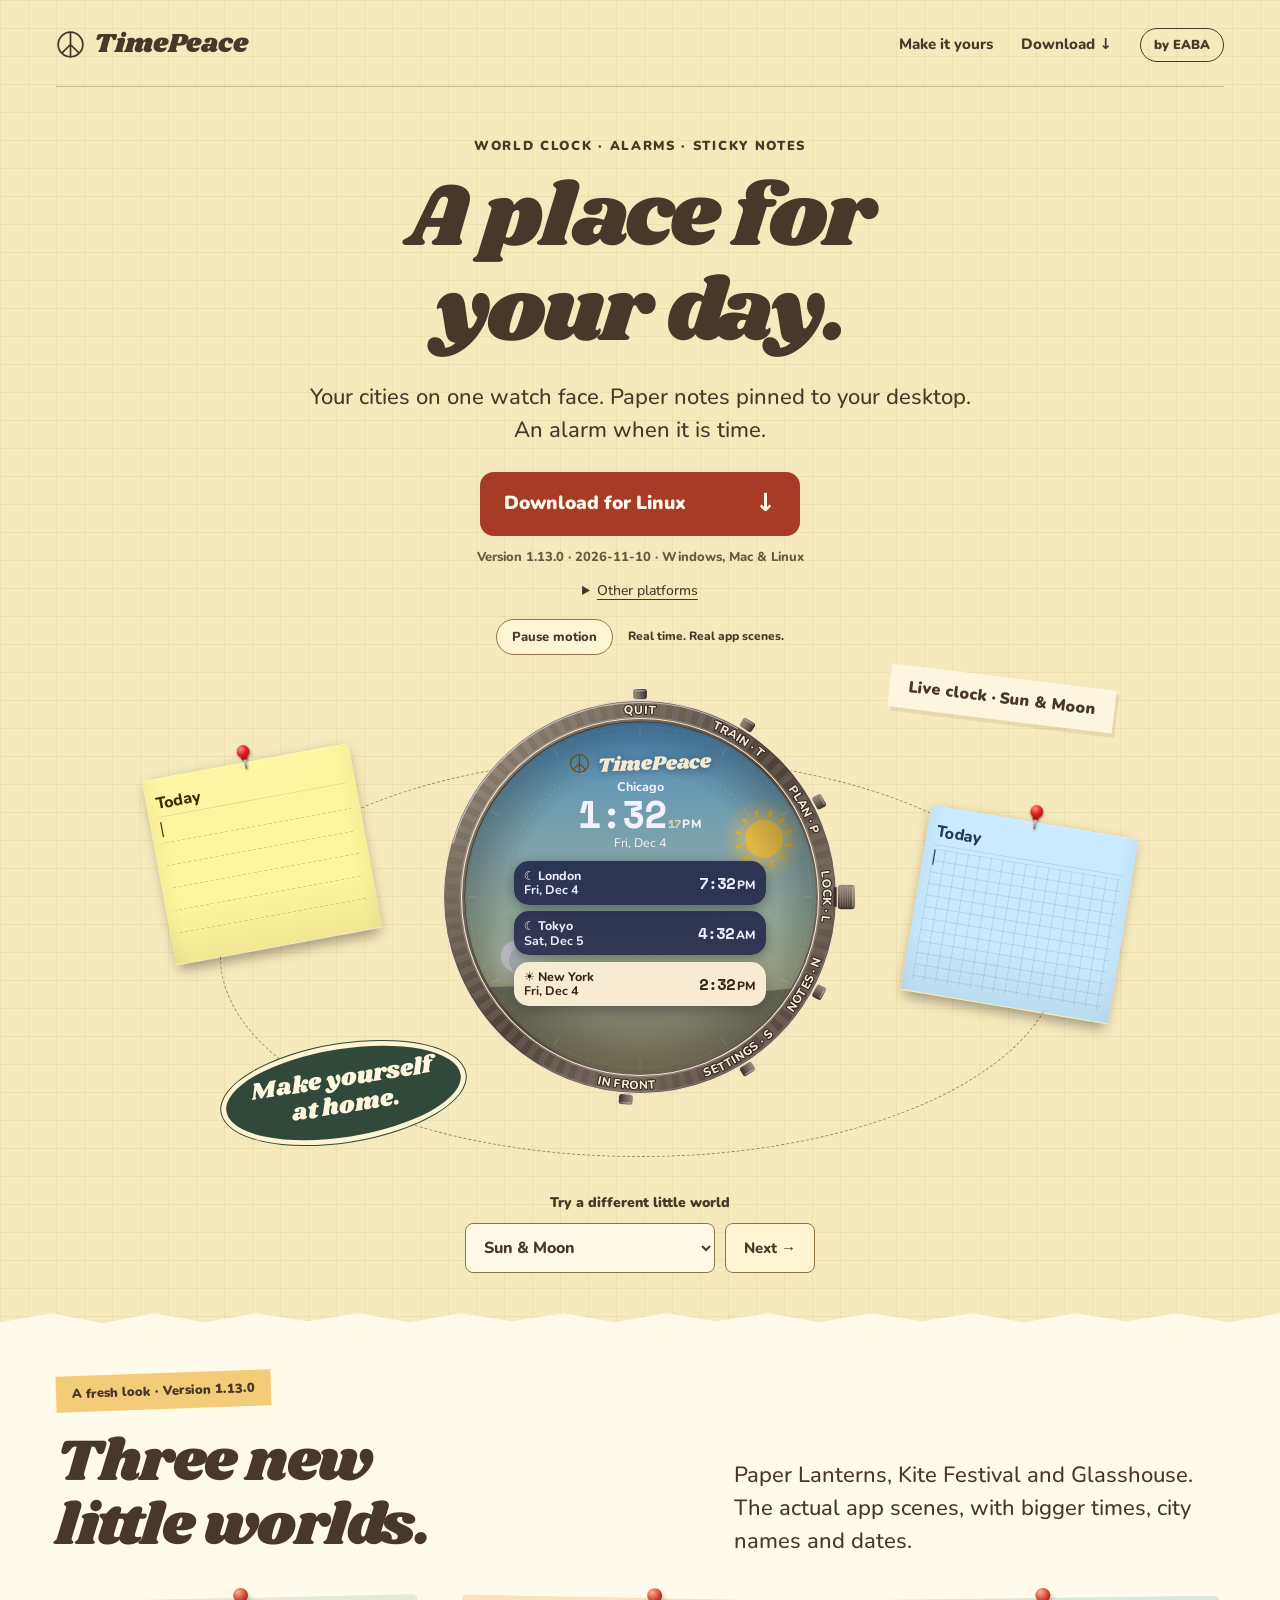
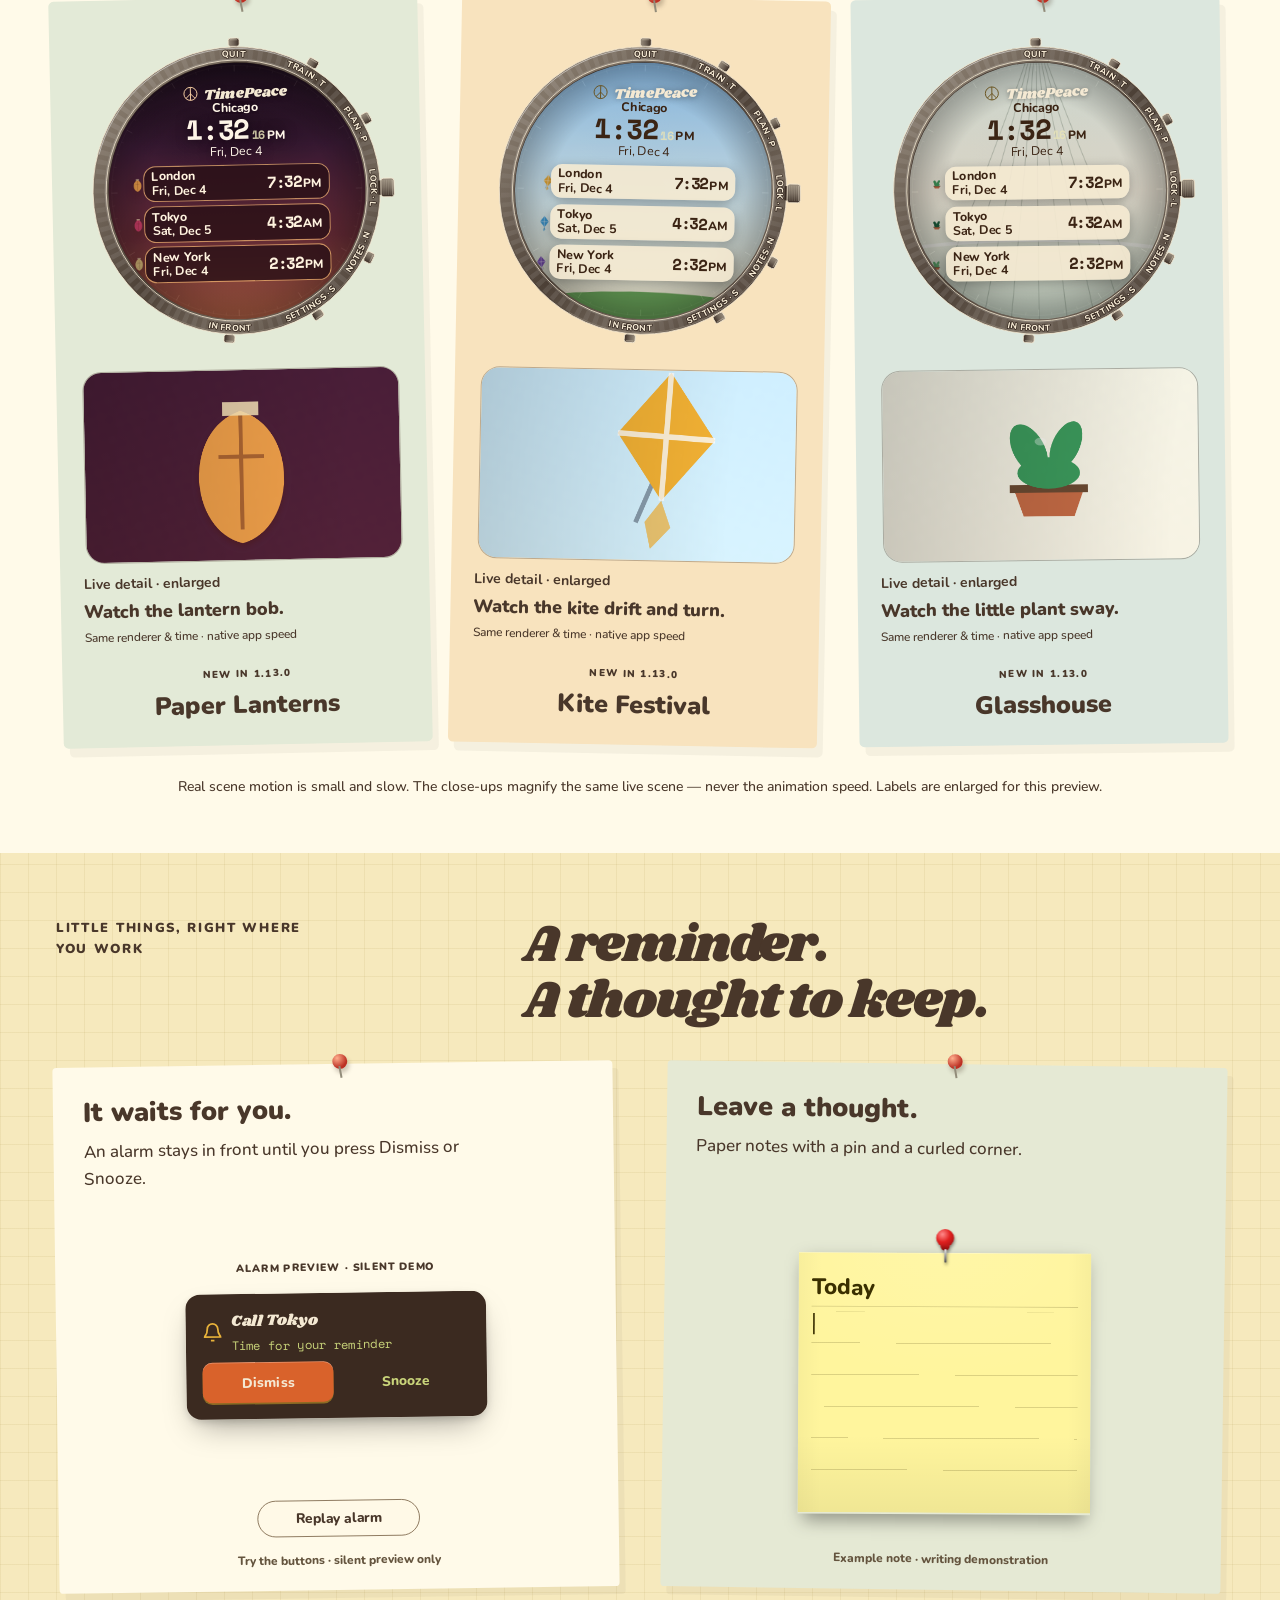
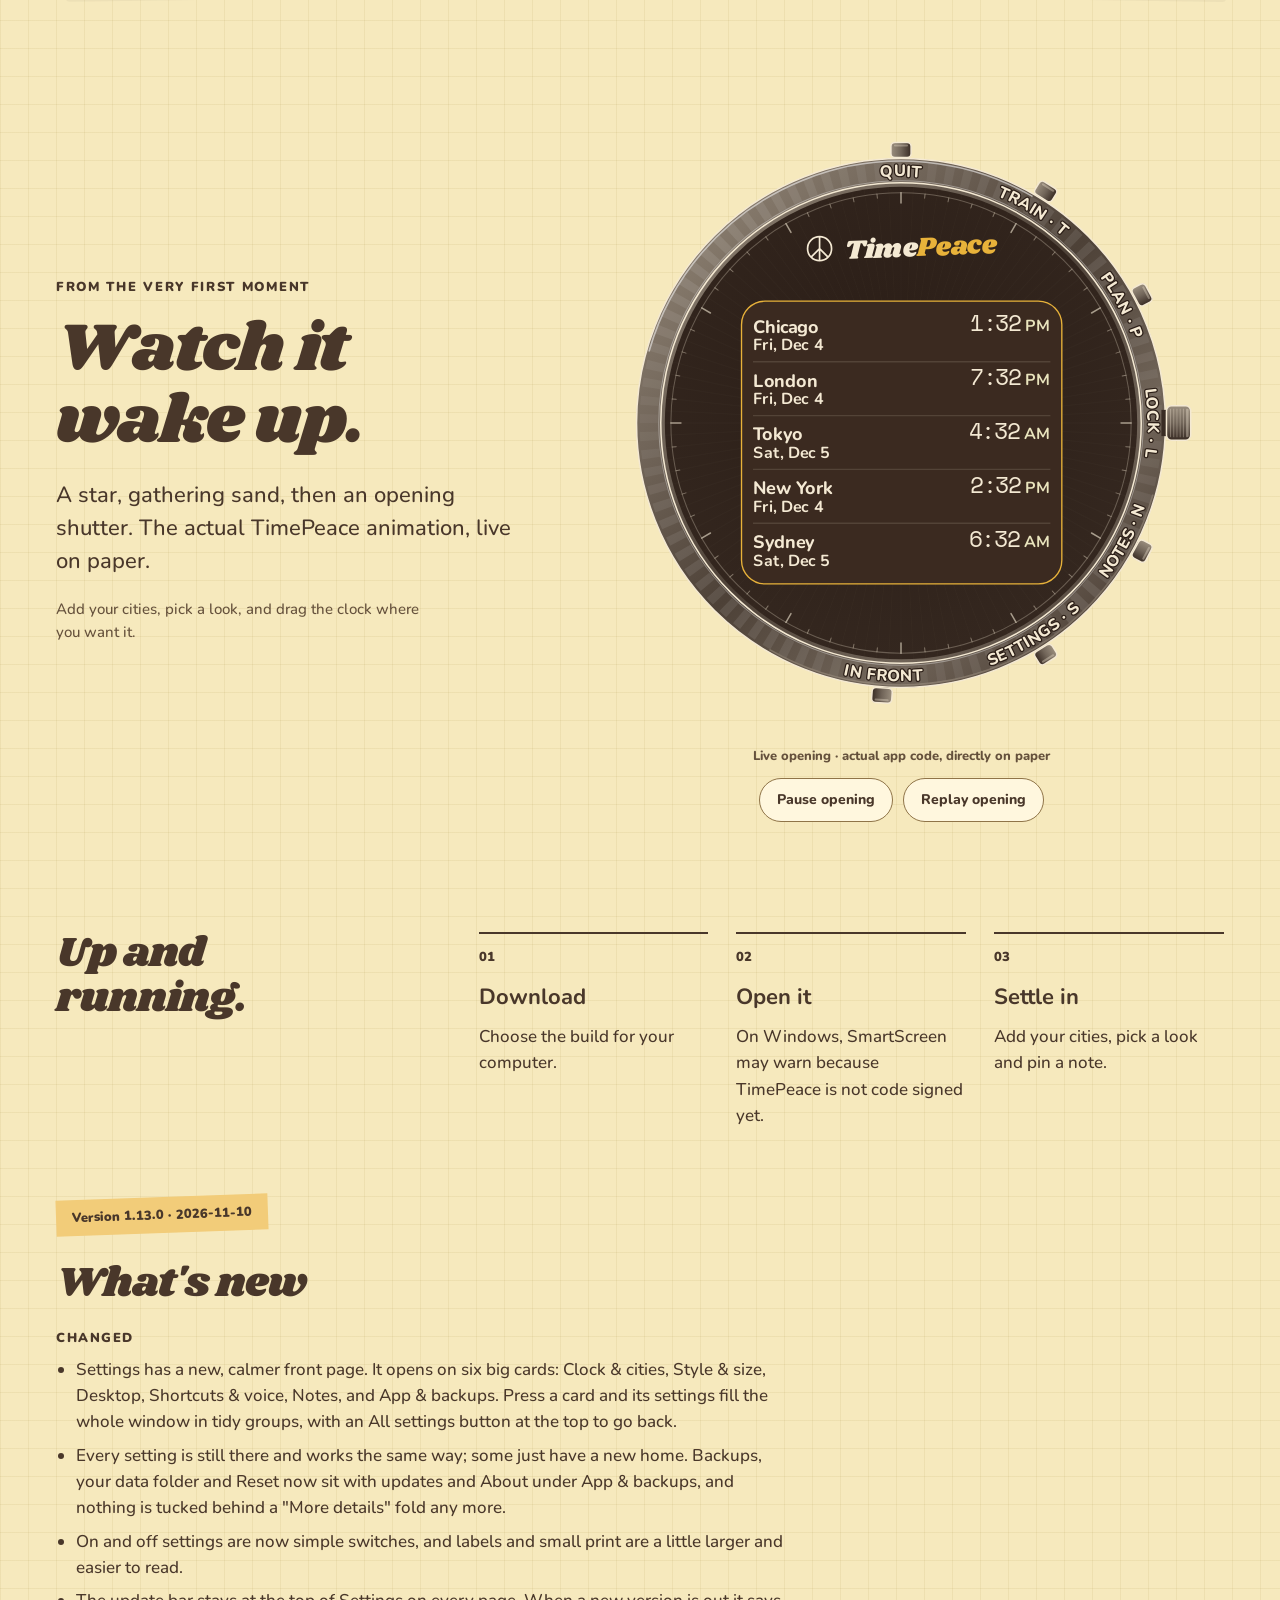
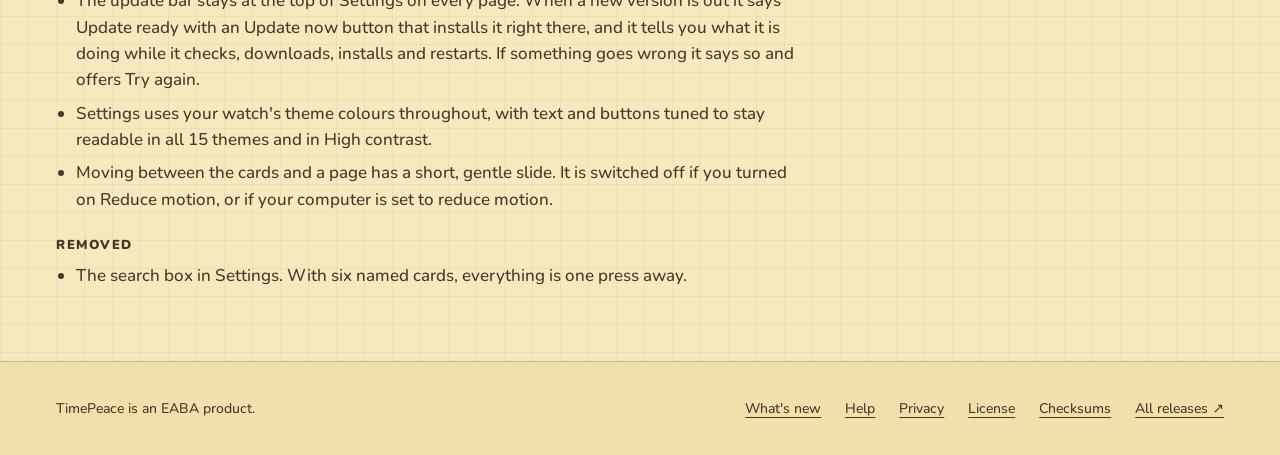
<file: index.html>
<!doctype html><html lang="en"><head><meta charset="utf-8"><meta name="viewport" content="width=device-width, initial-scale=1"><meta name="color-scheme" content="light"><link rel="icon" href="data:image/svg+xml,%3Csvg xmlns='http://www.w3.org/2000/svg' viewBox='0 0 40 40'%3E%3Ccircle cx='20' cy='20' r='17' fill='none' stroke='%2349372a' stroke-width='2.4'/%3E%3Cpath d='M20 3v34M20 20L8 32M20 20l12 12' fill='none' stroke='%2349372a' stroke-width='2.4'/%3E%3C/svg%3E"><title>TimePeace</title><style>
@font-face{font-family:Nunito;src:url('fonts/Nunito-variable.woff2') format('woff2');font-weight:200 1000;font-display:swap}
@font-face{font-family:Shrikhand;src:url('fonts/Shrikhand-400.woff2') format('woff2');font-weight:400;font-display:swap}
:root{--ink:#26372d;--paper:#faf4e7;--muted:#576354;--accent:#b44127;--line:#ccc9b7;--soft:#e7ead8;--button:#26372d;--on-button:#fff9ec;--ease:cubic-bezier(.2,.7,.2,1)}
*{box-sizing:border-box}html{scroll-behavior:smooth;scroll-padding-top:24px}body{margin:0;background:var(--paper);color:var(--ink);font:500 19px/1.55 Nunito,system-ui,sans-serif;-webkit-font-smoothing:antialiased}a{color:inherit;text-underline-offset:4px}button,summary{font:inherit}button{color:inherit}a,button,summary{-webkit-tap-highlight-color:transparent}a:focus-visible,button:focus-visible,summary:focus-visible{outline:3px solid var(--accent);outline-offset:5px}img,video{max-width:100%;display:block;height:auto}figure{margin:0}h1,h2,h3,p{margin:0}h1,h2{font-family:Shrikhand,Georgia,serif;font-weight:400;line-height:1.07;letter-spacing:-.025em}h3{font-weight:900;line-height:1.2}p+p{margin-top:16px}h2{font-size:52px}h3{font-size:28px}.wrap{width:min(1280px,calc(100% - 112px));margin-inline:auto}.eyebrow{font-size:13px;letter-spacing:.13em;text-transform:uppercase;font-weight:900;line-height:1.6}.muted{color:var(--muted)}.lead{font-size:22px;line-height:1.5;max-width:490px}.brand{display:inline-flex;align-items:center;gap:9px;font-family:Shrikhand,Georgia,serif;font-size:27px;text-decoration:none;white-space:nowrap}.peace{width:29px;height:29px;flex-shrink:0}.brand b{font-weight:400}.site-header{padding:24px 0}.header-inner{display:flex;align-items:center;justify-content:space-between;gap:20px}.header-right{display:flex;align-items:center;gap:28px;font-size:15px;font-weight:800}.header-right a{text-decoration:none;white-space:nowrap;display:inline-flex;padding-block:4px}.tag{border:1px solid currentColor;border-radius:30px;padding:6px 13px;font-size:13px;font-weight:900;white-space:nowrap}.skip{position:absolute;top:-90px;background:var(--ink);color:var(--paper);padding:15px;z-index:100}.skip:focus{top:0}.download{margin-top:28px;position:relative;max-width:470px}.primary{display:inline-flex;align-items:center;justify-content:space-between;gap:22px;padding:17px 24px;min-height:62px;border-radius:14px;background:var(--button);color:var(--on-button);font-weight:900;font-size:19px;text-decoration:none;transition:transform 180ms var(--ease),box-shadow 180ms var(--ease)}.primary:hover{transform:translateY(-3px);box-shadow:0 6px 0 color-mix(in srgb,var(--ink) 20%,transparent)}.primary:active{transform:translateY(1px)}.primary .arr{font-size:25px;line-height:1}.download-meta{font-size:13px;margin-top:11px;font-weight:800;color:var(--muted)}.platforms{margin-top:10px;font-size:14px}.platforms summary{cursor:pointer;display:list-item;width:fit-content;text-decoration:underline;text-underline-offset:4px;min-height:30px;padding:3px 0}.platform-links{display:flex;flex-wrap:wrap;gap:8px 18px;padding:10px 0}.platform-links a{font-size:14px;line-height:1.5;min-height:32px;padding:4px 0}.platform-links a:hover{color:var(--accent)}.footer{padding:28px 0;border-top:1px solid var(--line);font-size:14px}.footer .wrap{display:flex;align-items:center;justify-content:space-between;gap:24px}.footer nav{display:flex;gap:24px}.footer nav a{padding-block:8px}.section-label{display:flex;gap:14px;align-items:center;margin-bottom:28px}.section-label:before{content:'';width:34px;height:1px;background:currentColor}.small{font-size:15px}.section-intro{display:flex;align-items:end;justify-content:space-between;gap:40px}.section-intro p{max-width:420px}.close{padding:65px 0;text-align:center}.close .download{margin-inline:auto}.close p{margin-top:14px}.close .download p{margin-top:10px}.reveal{animation:arrive 600ms var(--ease) both}.reveal:nth-child(2){animation-delay:70ms}.reveal:nth-child(3){animation-delay:140ms}@keyframes arrive{from{opacity:0;transform:translateY(16px)}to{opacity:1;transform:translateY(0)}}
@media(max-width:1000px){.wrap{width:calc(100% - 40px)}.site-header{padding:20px 0}.brand{font-size:22px;gap:7px}.header-inner{gap:12px}.peace{width:26px;height:26px}.header-right{gap:12px;font-size:14px}.header-right .desktop-link{display:none}.tag{font-size:11px;padding:5px 9px}.lead{font-size:19px}h2{font-size:36px}h3{font-size:25px}.primary{font-size:17px;gap:15px;padding:16px 19px}.download{margin-top:24px}.download-meta{font-size:12px}.section-intro{display:block}.section-intro p{margin-top:20px}.footer .wrap{display:block}.footer nav{margin-top:14px;flex-wrap:wrap;gap:22px}.close{padding:45px 0}}
@media(prefers-reduced-motion:reduce){html{scroll-behavior:auto}*,*:before,*:after{animation:none!important;transition:none!important}}


:root{--paper:#f6e9bd;--ink:#49372a;--muted:#6b5843;--accent:#a73b26;--button:#a73b26;--line:#c9b98b}body{background-image:linear-gradient(#b3985420 1px,transparent 1px),linear-gradient(90deg,#b3985420 1px,transparent 1px);background-size:28px 28px}.site-header .wrap{border-bottom:1px solid var(--line);padding-bottom:20px}.desk-intro{text-align:center;padding:25px 0 0;position:relative}.desk-intro h1{font-size:89px;margin:14px 0 20px}.desk-intro .lead{margin:auto;max-width:680px}.desk-intro .download{margin:25px auto 0}.desk-intro .platform-links{justify-content:center}.desk-intro .platforms summary{margin:auto}.desk-intro .primary{min-width:320px;text-align:left}.desk-stage{height:510px;position:relative;max-width:1040px;margin:6px auto 35px}.desk-stage .watch{width:420px;position:absolute;top:36px;left:calc(50% - 210px);z-index:2;filter:drop-shadow(0 18px 15px #57452625)}.desk-stage .sticky{width:245px;position:absolute;left:25px;top:70px;transform:rotate(-10deg)}.desk-stage .sticky.sky{left:auto;right:25px;top:130px;transform:rotate(10deg)}.sticker{position:absolute;left:100px;bottom:36px;background:#30493b;color:#fff7dd;border:5px solid #fff4d2;outline:1px solid #30493b;padding:17px 27px;border-radius:50%;transform:rotate(-9deg);font:400 24px/1.12 Shrikhand,Georgia,serif;z-index:3}.caption-slip{position:absolute;right:80px;top:40px;font-weight:900;padding:9px 19px;background:#fdf6df;transform:rotate(7deg);box-shadow:3px 4px 0 #49372a18;font-size:16px}.desk-stage:before{content:'';position:absolute;left:100px;right:100px;top:100px;bottom:0;border:1px dashed #99895b;border-radius:50%}.paper-section{background:#fffae9;padding:60px 0 55px;position:relative;box-shadow:0 -4px 10px #6a4b1b09;clip-path:polygon(0 9px,4% 0,8% 10px,12% 0,16% 9px,20% 0,24% 8px,28% 0,32% 9px,36% 0,40% 8px,44% 0,48% 9px,52% 0,56% 8px,60% 0,64% 9px,68% 0,72% 8px,76% 0,80% 9px,84% 0,88% 8px,92% 0,96% 9px,100% 0,100% 100%,0 100%)}.paper-section .wrap{display:grid;grid-template-columns:1fr 1fr;gap:75px;align-items:center}.paper-section h2{font-size:59px}.paper-section .lead{margin-top:20px}.paper-section figure{padding:20px;background:#e3e9d6;border-radius:5px;transform:rotate(2deg);box-shadow:9px 12px 0 #49372a12}.paper-section figure img{width:100%;max-height:360px;object-fit:contain}.paper-section figcaption{text-align:center;font-size:14px;font-weight:900;padding-top:15px}.release-slip{display:inline-block;padding:8px 16px;background:#f2cc79;transform:rotate(-2deg);font-size:13px;font-weight:900;margin-bottom:22px}.desk-start{padding:55px 0 60px;display:grid;grid-template-columns:1fr 2fr;gap:50px}.desk-start h2{font-size:42px}.desk-start ol{list-style:none;padding:0;margin:0;display:grid;grid-template-columns:repeat(3,1fr);gap:28px}.desk-start li{border-top:2px solid var(--ink);padding-top:13px;font-size:17px}.desk-start li b{display:block;font-size:22px;margin-bottom:10px}.desk-start li span{font-size:13px;font-weight:900;display:block;margin-bottom:13px}.footer{background:#efe0ac}
@media(max-width:1000px){.site-header .wrap{padding-bottom:14px}.desk-intro{padding-top:18px}.desk-intro h1{font-size:51px;margin-top:13px}.desk-intro .lead{font-size:18px}.desk-intro .download{margin-top:23px}.desk-intro .primary{min-width:0;width:100%}.desk-stage{height:450px;max-width:350px;margin-top:20px;margin-bottom:0}.desk-stage .watch{width:256px;left:calc(50% - 128px);top:30px}.desk-stage .sticky{width:145px;left:0;top:230px;z-index:3}.desk-stage .sticky.sky{width:145px;right:0;top:235px;z-index:3}.caption-slip{right:5px;top:0;font-size:12px;padding:6px 10px}.sticker{font-size:17px;padding:10px 15px;left:95px;bottom:12px;z-index:4;border-width:3px}.desk-stage:before{left:10px;right:10px;top:70px;bottom:80px}.paper-section{padding:45px 0 40px}.paper-section .wrap{grid-template-columns:1fr;gap:30px}.paper-section h2{font-size:43px}.paper-section .lead{font-size:18px}.paper-section figure{padding:14px;transform:rotate(1deg)}.desk-start{padding:40px 0;grid-template-columns:1fr;gap:26px}.desk-start h2{font-size:37px}.desk-start ol{grid-template-columns:1fr;gap:21px}.desk-start li{display:grid;grid-template-columns:28px 1fr;column-gap:14px;padding-top:15px}.desk-start li span{grid-row:1/3;margin:5px 0}.desk-start li b{margin-bottom:6px}.desk-start li p{font-size:17px}}

.preview{display:block;aspect-ratio:1;width:100%;height:auto;border:0;background:transparent;overflow:hidden;color-scheme:light}.desk-stage .hero-watch{position:absolute;width:480px;left:calc(50% - 240px);top:0;z-index:2}.desk-stage .hero-note{position:absolute;width:280px;left:0;top:50px;transform:rotate(-10deg)}.desk-stage .hero-note-sky{left:auto;right:0;top:110px;transform:rotate(10deg)}.desk-stage{margin-top:2px;height:500px}.desk-stage .sticker{bottom:15px}.desk-stage .caption-slip{top:20px;right:45px}.motion-bar{display:flex;align-items:center;justify-content:center;gap:15px;font-size:12px;font-weight:800;margin-top:12px}.motion-bar button,.layout-picker button{font:800 13px Nunito;border:1px solid #8f7448;border-radius:999px;padding:8px 15px;background:#fff5d5;color:#49372a;cursor:pointer;min-height:36px}.motion-bar button:disabled{opacity:1;cursor:default}.layout-picker{padding:0 0 40px;margin-top:0;position:relative}.layout-picker label{display:block;font-size:14px;font-weight:900;margin-bottom:10px}.layout-picker>div{display:flex;justify-content:center;gap:10px}.layout-picker select{min-width:250px;max-width:360px;background:#fff9e5;color:#49372a;border:1px solid #8f7448;border-radius:8px;padding:12px 14px;font:800 16px Nunito;cursor:pointer}.layout-picker button{border-radius:8px;font-size:15px;padding-inline:18px}.layout-picker select:focus-visible{outline:3px solid #a73b26;outline-offset:3px}.live-scenes .scene-intro{display:flex;align-items:end;gap:60px;justify-content:space-between}.live-scenes .scene-intro .lead{max-width:490px;margin:0}.live-scenes .scenic-papers{display:grid;grid-template-columns:repeat(3,minmax(0,1fr));gap:28px;margin-top:40px;align-items:stretch}.pinned-scene{padding:17px 9px 25px!important;position:relative;background:#e3ead7!important;transform:rotate(-1.2deg)!important;box-shadow:6px 9px 0 #49372a0d!important;border-radius:4px}.pinned-scene:nth-child(2){background:#f8e3be!important;transform:rotate(1.1deg)!important}.pinned-scene:nth-child(3){background:#dce7de!important;transform:rotate(-.7deg)!important}.paper-pin{position:absolute;left:50%;top:-10px;width:15px;height:15px;border-radius:50%;background:radial-gradient(circle at 32% 28%,#ffad8c,#bc3024 65%);box-shadow:2px 4px 4px #49372a45;z-index:3}.paper-pin:after{content:'';height:12px;width:2px;position:absolute;top:12px;left:7px;background:#928c7a;transform:rotate(-10deg)}.pinned-scene figcaption{padding-top:0!important;text-align:center}.pinned-scene h3{font-size:26px;margin-top:6px}.pinned-scene .eyebrow{font-size:10px}.scene-footnote{display:block!important;font-size:14px;text-align:center;padding-top:32px}.daily-live{padding-top:65px;padding-bottom:65px}.daily-intro{display:flex;justify-content:space-between;gap:30px;align-items:start;margin-bottom:35px}.daily-intro .eyebrow{max-width:280px}.daily-intro h2{font-size:52px;width:60%}.demo-pair{display:grid;grid-template-columns:1fr 1fr;gap:48px}.demo-paper{position:relative;background:#fffae9;box-shadow:6px 8px 0 #49372a0c;padding:30px 30px 20px;transform:rotate(-.8deg);border-radius:4px;min-width:0}.demo-paper:nth-child(2){background:#e5e9d4;transform:rotate(.8deg)}.demo-paper h3{font-size:27px}.demo-paper>p{font-size:17px;max-width:420px;margin-top:10px;min-height:52px}.demo-paper .preview{width:min(100%,390px);margin:-10px auto -18px}.demo-label{font-size:12px;font-weight:800;display:block;text-align:center;color:#64543e}.opening-section{background:#2d241e;color:#fff1d5;padding:55px 0}.opening-grid{display:grid;grid-template-columns:1fr 1fr;gap:100px;align-items:center}.opening-grid h2{font-size:68px;margin:16px 0 20px}.opening-grid .small{max-width:390px;margin-top:20px;color:#e5d7bc}.opening-film{text-align:center;border-radius:160px 160px 12px 12px;background:#080b13;padding:20px 30px 25px;overflow:hidden}.opening-film video,.reduced-poster{width:100%;aspect-ratio:1;object-fit:contain}.film-toggle{display:inline-block;margin-top:6px;background:none;color:#fff1d5;border:1px solid #a09480;border-radius:999px;padding:9px 16px;min-height:36px;font:800 13px Nunito;cursor:pointer}.reduced-poster{display:none}body[data-reduced="1"] .opening-film video{display:none}body[data-reduced="1"] .reduced-poster{display:block}body[data-reduced="1"] .film-toggle{display:none}.has-scroll-motion .desk-start li{opacity:0;transform:translateY(24px);transition:opacity 650ms var(--ease),transform 650ms var(--ease)}.has-scroll-motion .desk-start li.in{opacity:1;transform:translateY(0)}.has-scroll-motion .desk-start li:nth-child(2){transition-delay:80ms}.has-scroll-motion .desk-start li:nth-child(3){transition-delay:160ms}body[data-paused="1"] *,body[data-paused="1"] *:before,body[data-paused="1"] *:after{animation-play-state:paused!important}body[data-reduced="1"] .desk-start li,body[data-paused="1"] .desk-start li{opacity:1;transform:none;transition:none}
@media(max-width:1000px){.desk-stage{height:530px;margin-top:14px}.desk-stage .hero-watch{width:350px;left:calc(50% - 175px);top:0}.desk-stage .hero-note{width:170px;left:4px;top:292px}.desk-stage .hero-note-sky{right:4px;left:auto;top:292px}.desk-stage .sticker{left:94px;bottom:5px}.desk-stage .caption-slip{right:4px;top:-3px}.motion-bar{font-size:11px;gap:10px;margin-top:9px}.motion-bar button{padding:6px 12px;font-size:12px;min-height:32px}.layout-picker{padding-bottom:35px;margin-top:8px}.layout-picker label{font-size:13px}.layout-picker select{font-size:14px;min-width:0;max-width:250px;width:100%;padding:10px}.layout-picker button{font-size:13px;padding:10px 12px}.live-scenes .scene-intro{display:block}.live-scenes .scene-intro .lead{margin-top:20px;font-size:18px}.live-scenes .scenic-papers{grid-template-columns:1fr;gap:30px;margin-top:35px;max-width:420px}.pinned-scene{padding:17px 8px 23px!important}.pinned-scene h3{font-size:26px}.scene-footnote{font-size:13px;padding-top:25px}.daily-live{padding-top:43px;padding-bottom:43px}.daily-intro{display:block;margin-bottom:30px}.daily-intro h2{font-size:38px;width:100%;margin-top:17px}.demo-pair{grid-template-columns:1fr;gap:30px;max-width:420px;margin:auto}.demo-paper{padding:26px 20px 20px}.demo-paper h3{font-size:25px}.demo-paper>p{font-size:16px;min-height:0}.demo-paper .preview{width:100%;margin:0 auto -10px}.demo-label{font-size:11px}.opening-section{padding:40px 0}.opening-grid{grid-template-columns:1fr;gap:28px}.opening-grid h2{font-size:49px;margin-top:13px}.opening-grid .lead{font-size:19px}.opening-film{padding:15px 22px 22px;max-width:420px;width:100%;margin:auto;border-radius:130px 130px 12px 12px}.desk-start{padding-top:40px}.desk-start ol{gap:24px}}
@media(prefers-reduced-motion:reduce){.has-scroll-motion .desk-start li{opacity:1;transform:none;transition:none}}

.opening-section{background:transparent;color:#49372a;padding:45px 0 55px;}
.opening-grid{grid-template-columns:.85fr 1.15fr;gap:45px;}
.opening-grid .small{color:#65513c}.opening-paper{background:none;border:0;border-radius:0;padding:0;text-align:center;overflow:visible;box-shadow:none;}
.opening-paper .preview{width:100%;height:auto;background:transparent;}
.opening-paper figcaption{font-size:13px;font-weight:800;margin-top:0;color:#65513c;}
.opening-replay{background:#fff7de;color:#49372a;border:1px solid #8f7448;border-radius:999px;font:800 14px Nunito;padding:10px 20px;margin-top:13px;cursor:pointer;min-height:42px;}
.live-scenes .scenic-papers{gap:30px;}
.pinned-scene .preview{aspect-ratio:1/1.56;height:auto;max-height:none;}
.detail-caption{padding:8px 14px 15px;text-align:left;display:grid;gap:3px;}
.detail-caption b{font-size:14px}.detail-caption span{font-size:18px;font-weight:850}.detail-caption small{font-size:12px;line-height:1.35;}
.pinned-scene figcaption{padding-top:4px!important}.pinned-scene h3{font-size:25px;}
@media(max-width:1000px){.opening-grid{grid-template-columns:1fr;gap:10px}.opening-paper{max-width:440px;width:100%;margin:auto}.opening-grid h2{font-size:49px;}.pinned-scene .preview{aspect-ratio:1/1.56;height:auto;max-height:none;}.live-scenes .scenic-papers{max-width:460px;}.pinned-scene{padding-left:4px!important;padding-right:4px!important;}.detail-caption{padding:10px 17px 15px}.detail-caption span{font-size:20px}.detail-caption small{font-size:13px}.pinned-scene h3{font-size:27px;}}

.opening-controls{display:flex;justify-content:center;gap:10px;flex-wrap:wrap;margin-top:12px;}
.opening-controls button{background:#fff7de;color:#49372a;border:1px solid #8f7448;border-radius:999px;font:800 14px Nunito;padding:10px 17px;min-height:44px;margin:0;cursor:pointer;}
.opening-controls button:disabled{opacity:1;color:#65513c;background:transparent;cursor:default;}

.whats-new{padding:8px 0 64px}.whats-new h2{font-size:42px;margin-top:6px}.notes{max-width:740px;font-size:17px;margin-top:8px}.notes h4{margin:22px 0 8px;font-size:13px;letter-spacing:.12em;text-transform:uppercase;font-weight:900}.notes ul{margin:0;padding-left:1.15em}.notes li{margin:7px 0}.notes p{margin-top:12px}.footer nav{flex-wrap:wrap;row-gap:8px}iframe.preview{background:transparent;color-scheme:normal}
@media(max-width:1000px){.whats-new{padding-bottom:40px}.whats-new h2{font-size:36px}.notes{font-size:16px}}
</style></head><body><a class="skip" href="#main">Skip to content</a><header class="site-header"><div class="wrap header-inner"><a class="brand" href="#" aria-label="TimePeace home"><svg class="peace" viewBox="0 0 40 40" aria-hidden="true"><circle cx="20" cy="20" r="17" fill="none" stroke="currentColor" stroke-width="2.4"/><path d="M20 3v34M20 20L8 32M20 20l12 12" fill="none" stroke="currentColor" stroke-width="2.4"/></svg>TimePeace</a><nav class="header-right" aria-label="Main navigation"><a class="desktop-link" href="#make-it-yours">Make it yours</a><a href="#get">Download ↓</a><span class="tag">by EABA</span></nav></div></header><main id="main"><section class="desk-intro wrap"><p class="eyebrow">World clock · Alarms · Sticky notes</p><h1>A place for<br>your day.</h1><p class="lead">Your cities on one watch face. Paper notes pinned to your desktop. An alarm when it is time.</p><div class="download" id="get"><a class="primary" href="#get-platforms"><span class="download-label">Choose desktop download</span><span class="arr" aria-hidden="true">↓</span></a><p class="download-meta">Version 1.13.0 · 2026-11-10 · Windows, Mac &amp; Linux</p><details class="platforms" id="get-platforms" open><summary>Other platforms</summary><div class="platform-links"><a href="https://github.com/PythonDeuce/TimePeace-app/releases/latest/download/TimePeace-windows.exe">Windows</a><a href="https://github.com/PythonDeuce/TimePeace-app/releases/latest/download/TimePeace-macos-arm64.zip">Mac (Apple silicon)</a><a href="https://github.com/PythonDeuce/TimePeace-app/releases/latest/download/TimePeace-macos-intel.zip">Mac (Intel)</a><a href="https://github.com/PythonDeuce/TimePeace-app/releases/latest/download/TimePeace-linux">Linux</a></div></details></div><div class="motion-bar"><button type="button" id="motion-toggle" aria-pressed="false">Pause motion</button><span>Real time. Real app scenes.</span></div><div class="desk-stage" role="group" aria-label="A live collage using real TimePeace animations"><iframe class="preview hero-watch" title="Live Sun and Moon world clock" data-preview data-src="preview/runtime.html?scene=sunmoon" width="480" height="480" scrolling="no"></iframe><iframe class="preview hero-note" title="Yellow sticky note being written" data-preview data-src="preview/runtime.html?mode=note" width="480" height="480" scrolling="no"></iframe><iframe class="preview hero-note hero-note-sky" title="Blue sticky note being written" data-preview data-src="preview/runtime.html?mode=note&paper=sky" width="480" height="480" scrolling="no"></iframe><span class="sticker">Make yourself<br>at home.</span><span class="caption-slip"><span id="hero-layout-caption">Live clock · Sun &amp; Moon</span></span></div><div class="layout-picker"><label for="layout-choice">Try a different little world</label><div><select id="layout-choice"><optgroup label="New in 1.13.0"><option value="lanterns">Paper Lanterns</option><option value="kites">Kite Festival</option><option value="glasshouse">Glasshouse</option></optgroup><optgroup label="The original animated layouts"><option value="honeycomb">Bees & Honeycomb</option><option value="butterflies">Butterfly Garden</option><option value="sunmoon" selected>Sun & Moon</option><option value="elephant">Elephant Parade</option><option value="fireflies">Fireflies</option><option value="koi">Koi Pond</option><option value="planes">Paper Planes</option><option value="aurora">Northern Lights</option><option value="ocean">Lighthouse Waves</option><option value="blossom">Cherry Blossoms</option><option value="orbit">Planet Orbit</option><option value="rain">Rainy Window</option><option value="balloons">Hot Air Balloons</option><option value="jelly">Jellyfish</option><option value="campfire">Campfire</option><option value="cranes">Origami Cranes</option><option value="lava">Lava Lamp</option><option value="safari">Safari Sunset</option></optgroup></select><button type="button" id="next-layout" aria-label="Preview next layout">Next →</button></div></div></section><section class="live-scenes paper-section" id="make-it-yours"><div class="wrap scene-intro"><div><span class="release-slip">A fresh look · Version 1.13.0</span><h2>Three new<br>little worlds.</h2></div><p class="lead">Paper Lanterns, Kite Festival and Glasshouse. The actual app scenes, with bigger times, city names and dates.</p></div><div class="wrap scenic-papers"><figure class="pinned-scene" id="scene-lanterns"><i class="paper-pin" aria-hidden="true"></i><iframe class="preview " title="Live Paper Lanterns scene" data-preview data-src="preview/runtime.html?scene=lanterns&amp;detail=1" width="480" height="480" scrolling="no"></iframe><div class="detail-caption"><b>Live detail · enlarged</b><span>Watch the lantern bob.</span><small>Same renderer &amp; time · native app speed</small></div><figcaption><span class="eyebrow">New in 1.13.0</span><h3>Paper Lanterns</h3></figcaption></figure><figure class="pinned-scene" id="scene-kites"><i class="paper-pin" aria-hidden="true"></i><iframe class="preview " title="Live Kite Festival scene" data-preview data-src="preview/runtime.html?scene=kites&amp;detail=1" width="480" height="480" scrolling="no"></iframe><div class="detail-caption"><b>Live detail · enlarged</b><span>Watch the kite drift and turn.</span><small>Same renderer &amp; time · native app speed</small></div><figcaption><span class="eyebrow">New in 1.13.0</span><h3>Kite Festival</h3></figcaption></figure><figure class="pinned-scene" id="scene-glasshouse"><i class="paper-pin" aria-hidden="true"></i><iframe class="preview " title="Live Glasshouse scene" data-preview data-src="preview/runtime.html?scene=glasshouse&amp;detail=1" width="480" height="480" scrolling="no"></iframe><div class="detail-caption"><b>Live detail · enlarged</b><span>Watch the little plant sway.</span><small>Same renderer &amp; time · native app speed</small></div><figcaption><span class="eyebrow">New in 1.13.0</span><h3>Glasshouse</h3></figcaption></figure></div><p class="wrap scene-footnote">Real scene motion is small and slow. The close-ups magnify the same live scene — never the animation speed. Labels are enlarged for this preview.</p></section><section class="daily-live wrap" id="everyday"><div class="daily-intro"><p class="eyebrow">Little things, right where you work</p><h2>A reminder.<br>A thought to keep.</h2></div><div class="demo-pair"><article class="demo-paper alarm-paper" id="alarm-demo"><i class="paper-pin" aria-hidden="true"></i><h3>It waits for you.</h3><p>An alarm stays in front until you press Dismiss or Snooze.</p><iframe class="preview " title="TimePeace alarm ringing; try Dismiss or Snooze" data-preview data-src="preview/runtime.html?mode=alarm" width="480" height="480" scrolling="no"></iframe><span class="demo-label">Try the buttons · silent preview only</span></article><article class="demo-paper note-paper" id="note-demo"><i class="paper-pin" aria-hidden="true"></i><h3>Leave a thought.</h3><p>Paper notes with a pin and a curled corner.</p><iframe class="preview " title="A real TimePeace styled sticky note being written" data-preview data-src="preview/runtime.html?mode=note" width="480" height="480" scrolling="no"></iframe><span class="demo-label">Example note · writing demonstration</span></article></div></section><section class="opening-section" id="opening"><div class="wrap opening-grid"><div><p class="eyebrow">From the very first moment</p><h2>Watch it<br>wake up.</h2><p class="lead">A star, gathering sand, then an opening shutter. The actual TimePeace animation, live on paper.</p><p class="small">Add your cities, pick a look, and drag the clock where you want it.</p></div><figure class="opening-paper"><iframe class="preview opening-preview" data-preview data-src="preview/runtime.html?mode=opening" title="Live TimePeace opening: star, sand gathering, shutter opening on transparent paper" width="560" height="560" scrolling="no"></iframe><figcaption>Live opening · actual app code, directly on paper</figcaption><div class="opening-controls"><button type="button" class="opening-pause" aria-pressed="false">Pause opening</button><button type="button" class="opening-replay">Replay opening</button></div></figure></div></section><section class="desk-start wrap"><h2>Up and<br>running.</h2><ol><li><span>01</span><b>Download</b><p>Choose the build for your computer.</p></li><li><span>02</span><b>Open it</b><p>On Windows, SmartScreen may warn because TimePeace is not code signed yet.</p></li><li><span>03</span><b>Settle in</b><p>Add your cities, pick a look and pin a note.</p></li></ol></section></main><section class="whats-new wrap" id="whats-new"><span class="release-slip">Version 1.13.0 · 2026-11-10</span><h2>What's new</h2><div class="notes"><h4>Changed</h4>
<ul>
<li>Settings has a new, calmer front page. It opens on six big cards: Clock &amp; cities, Style &amp; size, Desktop, Shortcuts &amp; voice, Notes, and App &amp; backups. Press a card and its settings fill the whole window in tidy groups, with an All settings button at the top to go back.</li>
<li>Every setting is still there and works the same way; some just have a new home. Backups, your data folder and Reset now sit with updates and About under App &amp; backups, and nothing is tucked behind a &quot;More details&quot; fold any more.</li>
<li>On and off settings are now simple switches, and labels and small print are a little larger and easier to read.</li>
<li>The update bar stays at the top of Settings on every page. When a new version is out it says Update ready with an Update now button that installs it right there, and it tells you what it is doing while it checks, downloads, installs and restarts. If something goes wrong it says so and offers Try again.</li>
<li>Settings uses your watch&#x27;s theme colours throughout, with text and buttons tuned to stay readable in all 15 themes and in High contrast.</li>
<li>Moving between the cards and a page has a short, gentle slide. It is switched off if you turned on Reduce motion, or if your computer is set to reduce motion.</li>
</ul>
<h4>Removed</h4>
<ul>
<li>The search box in Settings. With six named cards, everything is one press away.</li>
</ul></div></section><footer class="footer"><div class="wrap"><p>TimePeace is an EABA product.</p><nav aria-label="Support"><a href="#whats-new">What's new</a><a href="https://github.com/PythonDeuce/TimePeace-app/blob/main/TROUBLESHOOTING.md">Help</a><a href="https://github.com/PythonDeuce/TimePeace-app/blob/main/PRIVACY.md">Privacy</a><a href="https://github.com/PythonDeuce/TimePeace-app/blob/main/LICENSE">License</a><a href="https://github.com/PythonDeuce/TimePeace-app/releases/latest/download/SHA256SUMS.txt">Checksums</a><a href="https://github.com/PythonDeuce/TimePeace-app/releases">All releases ↗</a></nav></div></footer><noscript><p class="wrap">Live previews need JavaScript. All desktop download links remain available above.</p></noscript><script>(()=>{const ua=navigator.userAgent;let platform='unknown';if(!/Android|iPhone|iPad|iPod/i.test(ua)){if(/Windows/i.test(ua))platform='windows';else if(/Macintosh|Mac OS X/i.test(ua))platform='mac';else if(/Linux|X11/i.test(ua))platform='linux';}
const files={windows:['Download for Windows','TimePeace-windows.exe'],linux:['Download for Linux','TimePeace-linux']};
document.querySelectorAll('.download').forEach(box=>{const a=box.querySelector('.primary'),details=box.querySelector('details'),label=a.querySelector('.download-label');if(files[platform]){label.textContent=files[platform][0];a.href='https://github.com/PythonDeuce/TimePeace-app/releases/latest/download/'+files[platform][1];details.open=false;}else{details.open=true;if(platform==='mac'){const links=details.querySelector('.platform-links');[...links.querySelectorAll('a[href*="macos"]')].reverse().forEach(link=>links.prepend(link));}label.textContent=platform==='mac'?'Choose your Mac build':'Choose desktop download';a.addEventListener('click',e=>{e.preventDefault();details.open=true;details.querySelector('a').focus();});}box.dataset.platform=platform;});
})();</script><script src="page.js"></script></body></html>
</file>
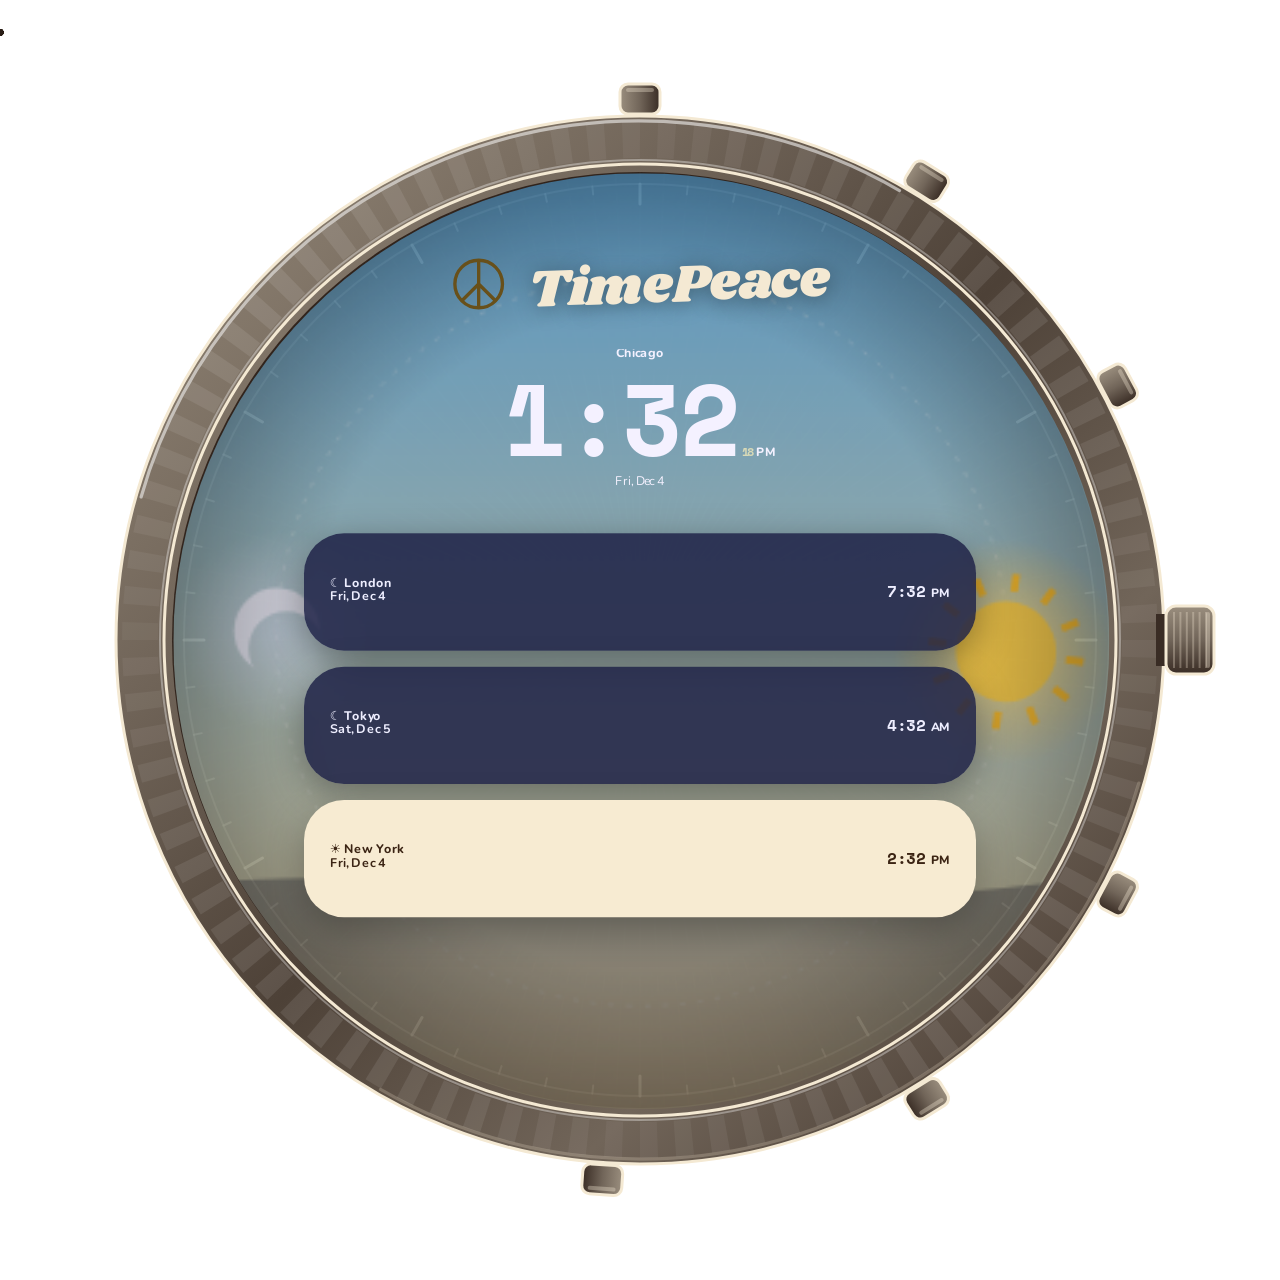
<file: preview/runtime.html>
<!doctype html>
<html lang="en" data-shell="watch" data-anim="1" data-chrome="theme">
<head>
<meta charset="utf-8">
<meta name="viewport" content="width=device-width,initial-scale=1">
<title>TimePeace</title>
<link rel="stylesheet" href="fonts.css">
<link rel="stylesheet" href="app/css/app.css">
<link rel="stylesheet" href="app/css/layouts.css">
<link rel="stylesheet" href="app/css/scenes.css">
<link rel="stylesheet" href="app/css/notes.css">
<link rel="stylesheet" href="app/css/themes/groovy-dark.css">
<link rel="stylesheet" href="stage.css">
<link rel="stylesheet" href="presentation.css">
</head>
<body>
<main id="demoStage" aria-label="Live TimePeace"></main>
<script type="module" src="boot.js"></script>
</body>
</html>
</file>
<file: preview/fonts.css>
/* Nunito and Shrikhand are the landing page's own copies. Space Mono and Caveat are the app faces the live previews use. */
@font-face { font-family: 'Shrikhand'; font-style: normal; font-weight: 400; font-display: swap; src: url('../fonts/Shrikhand-400.woff2') format('woff2'); }
@font-face { font-family: 'Nunito'; font-style: normal; font-weight: 200 1000; font-display: swap; src: url('../fonts/Nunito-variable.woff2') format('woff2'); }
@font-face { font-family: 'Space Mono'; font-style: normal; font-weight: 400; font-display: swap; src: url('app/fonts/SpaceMono-400.woff2') format('woff2'); }
@font-face { font-family: 'Space Mono'; font-style: normal; font-weight: 700; font-display: swap; src: url('app/fonts/SpaceMono-700.woff2') format('woff2'); }
@font-face { font-family: "Caveat"; font-style: normal; font-weight: 400 700; font-display: swap; src: url("app/fonts/Caveat-variable.woff2") format("woff2"); }
</file>
<file: preview/app/css/app.css>
/* TimePeace base styles. Theme files in css/themes/ set the custom properties. */

:root {
  /* Fallbacks so the page is never unstyled if a theme file fails to load. */
  --bg: #f4e9d3;
  --bg-pattern: none;
  --text: #3b2a20;
  --muted: #5f6c2b;
  --accent: #d9622b;
  --secondary: #7c8b3a;
  --card: #fbf4e4;
  --card-alpha: 0.85;
  --card-outline: 0 0 0 2px #3b2a20;
  --hero-outline: 0 0 0 3px #d9622b;
  --radius: 18px;
  --font-display: "Shrikhand", "Georgia", serif;
  --font-body: "Nunito", "Segoe UI", system-ui, sans-serif;
  --font-mono: "Space Mono", "SF Mono", Consolas, monospace;
  /* Clock lettering. Display faces stay on the wordmark. Times use the theme mono (tabular).
     Cities, dates and offsets use this readable sans, so a thin or decorative body face
     never becomes the clock. */
  --font-read: "Nunito", "Manrope", "Segoe UI", system-ui, sans-serif;
  --tsz: 1;
  --chip-bg: #e8b23a;
  --chip-text: #3b2a20;
  --chip-border: 0;
  --chip-shadow: none;
  --chip-radius: 999px;
  --btn-bg: #e8b23a;
  --btn-text: #3b2a20;
  --btn-border: 2px solid #3b2a20;
  --btn-shadow: none;
  --btn-radius: 999px;
  --wordmark-time: var(--text);
  --wordmark-peace: var(--accent);
  --wordmark-tilt: 0deg;
  --wordmark-shadow: none;
  --wordmark-transform: none;
  --wordmark-tracking: 0;
  --wordmark-weight: 400;
  --mark-ring: #d9622b;
  --mark-hands: #3b2a20;
  --mark-dot: #e8b23a;
  --neon: #22d3ee;
  --glow: 14;
  --neon-on: 0;
  --ok: #4dd4a8;
  --danger: #f04545;
  --input-radius: 12px;
  --panel-radius: 20px;
  /* Derived. --line is a faint rule color mixed from the text color. */
  --line: color-mix(in srgb, var(--text) 14%, transparent);
  --soft: color-mix(in srgb, var(--text) 8%, transparent);
  --soft-2: color-mix(in srgb, var(--text) 14%, transparent);
  --focus: var(--accent);
  /* The settings chrome (panels, tool windows, modals, toasts, note menus and drawers) uses one fixed
     neutral light palette on every theme and every note. No theme file defines these names. */
  --ui-bg: #f6f7f9; --ui-card: #ffffff; --ui-input: #eef1f4; --ui-input-2: #e3e8ee;
  --ui-text: #1d2530; --ui-muted: #5b6675; --ui-line: #d5dbe3; --ui-accent: #2a6fbd;
  --ui-danger: #c62828; --ui-ok: #17784b;
  --on-ui-accent: #ffffff;   /* text on an accent-coloured button: white, or black where the accent is light (below) */
}
@supports (color: oklch(from red l c h)) {
  :root, :root[data-chrome="theme"] { --on-ui-accent: oklch(from var(--ui-accent) clamp(0, (0.57 - l) * 1000, 1) 0 0); }
}
/* Windows and menus that match the theme: the fixed names take the theme's own values (Settings, Look) */
:root[data-chrome="theme"] { --ui-bg: var(--bg); --ui-card: var(--card); --ui-input: var(--soft); --ui-input-2: var(--soft-2); --ui-text: var(--text); --ui-muted: var(--muted); --ui-line: var(--line); --ui-accent: var(--accent-ink, var(--accent)); }
/* High contrast: thicker outlines in the text colour, no muted text */
:root[data-hc="1"] { --card-outline: 0 0 0 2px var(--text); --hero-outline: 0 0 0 3px var(--accent-ink, var(--accent)); --muted: var(--text); --ui-muted: var(--ui-text); --ui-line: var(--ui-text); }
/* Reduced motion, from the system or the switch */
:root[data-motion="reduced"] *, :root[data-motion="reduced"] *::before, :root[data-motion="reduced"] *::after { transition: none !important; animation: none !important; }
/* Text size in the tool windows */
:root[data-tool] { zoom: var(--ui-zoom, 1); }
/* Chrome containers shadow the theme variables, so every rule inside them resolves to the fixed
   palette without rewriting the rules. --line, --soft, and --soft-2 are computed at :root from the
   text color and inherit as resolved values, so they are redeclared here too. */
.panel, .modal-card, .view, .toast, .note-listpop, .sticky-menu, .sticky-tools, .sticky-ask {
  --bg: var(--ui-bg); --card: var(--ui-card); --text: var(--ui-text); --muted: var(--ui-muted);
  --accent: var(--ui-accent); --secondary: var(--ui-accent); --danger: var(--ui-danger); --ok: var(--ui-ok); --focus: var(--ui-accent);
  --line: var(--ui-line); --soft: var(--ui-input); --soft-2: var(--ui-input-2);
  --card-alpha: 1; --card-outline: 0 0 0 1px var(--ui-line); --hero-outline: 0 0 0 1px var(--ui-accent);
  --btn-bg: var(--ui-accent); --btn-text: var(--on-ui-accent, #ffffff); --btn-border: 0; --btn-shadow: none;
  --chip-bg: var(--ui-input); --chip-text: var(--ui-text); --chip-border: 1px solid var(--ui-line); --chip-shadow: none;
  --wordmark-time: var(--ui-text); --wordmark-peace: var(--ui-accent); --wordmark-shadow: none;
  --paper: var(--ui-card); --ink: var(--ui-text);
}

* { box-sizing: border-box; }
[hidden] { display: none !important; }
html, body { height: 100%; }
html { -webkit-text-size-adjust: 100%; }
body {
  margin: 0;
  background: var(--bg);
  color: var(--text);
  font-family: var(--font-body);
  -webkit-font-smoothing: antialiased;
  padding: max(16px, env(safe-area-inset-top)) 16px max(24px, env(safe-area-inset-bottom));
  transition: background 0.25s ease, color 0.25s ease;
  min-height: 100dvh;
  display: flex;
  flex-direction: column;
}
.bg-layer {
  position: fixed; inset: 0; z-index: -1; pointer-events: none;
  background-image: var(--bg-pattern);
  background-repeat: no-repeat;
  background-size: cover;
}
.app { max-width: var(--app-width, 460px); width: 100%; margin: 0 auto; flex: 1; container-type: inline-size; container-name: app; zoom: var(--app-scale, 1); transform: scale(var(--app-scale-live, 1)); transform-origin: 50% 0; }
:root.sizing .app { will-change: transform; }
footer.site {
  max-width: var(--app-width, 460px); width: 100%; margin: 28px auto 0; text-align: center;
  font-family: var(--font-mono); font-size: 11px; color: var(--muted); letter-spacing: 0.04em;
}

/* Header, mark, wordmark */
header.top {
  display: flex; align-items: center; justify-content: space-between; gap: 10px;
  padding: 6px 4px 12px;
}
.brand { display: flex; align-items: center; gap: 10px; min-width: 0; text-decoration: none; color: inherit; }
.brand .mark { width: 34px; height: 34px; flex: 0 0 auto; display: block; }
.wordmark {
  font-family: var(--font-display); font-weight: var(--wordmark-weight);
  font-size: 26px; line-height: 1; letter-spacing: var(--wordmark-tracking);
  text-transform: var(--wordmark-transform);
  display: inline-block; transform: rotate(var(--wordmark-tilt));
  text-shadow: var(--wordmark-shadow); white-space: nowrap;
}
.wordmark .wm-time { color: var(--wordmark-time); }
.wordmark .wm-peace { color: var(--wordmark-peace); }
.actions { display: flex; gap: 6px; flex: 0 0 auto; }
.icon-btn {
  width: 40px; height: 40px; border-radius: var(--input-radius); border: 1px solid var(--line);
  background: var(--soft); color: var(--text); cursor: pointer;
  display: grid; place-items: center; transition: background 0.15s ease, transform 0.15s ease;
  padding: 0;
}
.icon-btn:hover { background: var(--soft-2); }
.icon-btn:active { transform: scale(0.96); }
.icon-btn:focus-visible, button:focus-visible, input:focus-visible, select:focus-visible, a:focus-visible, [tabindex]:focus-visible {
  outline: 2px solid var(--focus); outline-offset: 2px;
}
.tagline {
  margin: -4px 4px 14px; font-family: var(--font-mono); font-size: 12px; color: var(--muted);
  letter-spacing: 0.02em;
}
.tagline[hidden] { display: none; }

/* Front bar: the footer under the clocks with the Fade and Size sliders and, in the widget, the
   Notes, In front and lock buttons. The two groups wrap onto a second line when the bar is narrow. */
.offset-label { min-width: 74px; text-align: left; }
.offset-label.active { color: var(--accent-ink, var(--accent)); font-weight: 700; }

/* Clocks */
.clocks { display: flex; flex-direction: column; gap: 12px; }
.clock {
  display: grid; grid-template-columns: 1fr auto; grid-template-areas: "city time" "meta mil" "meta date";
  align-items: center; column-gap: 14px; row-gap: 0;
  padding: 16px 18px; border-radius: var(--radius);
  background: color-mix(in srgb, var(--card) calc(var(--card-alpha) * 100%), transparent);
  box-shadow: var(--card-outline);
  position: relative;
}
.clock.local { box-shadow: var(--hero-outline); }
/* Arrange cards: a card's own offset rides on translate, which stacks on the transforms the placed layouts write. */
.clock.placed { translate: var(--dx, 0px) var(--dy, 0px); }
:root.arranging .clock { cursor: grab; outline: 2px dashed color-mix(in srgb, var(--accent) 75%, transparent); outline-offset: 3px; user-select: none; -webkit-user-select: none; touch-action: none; }
:root.arranging .clock * { pointer-events: none; }
:root.arranging .clock.lifting { cursor: grabbing; z-index: 30; outline-style: solid; }
.arrange-done {
  position: fixed; bottom: 14px; left: 50%; transform: translateX(-50%); z-index: 60;
  padding: 8px 16px; border-radius: 999px; border: 0; background: var(--accent); color: var(--bg);
  font: 700 13px var(--font-body); cursor: pointer; box-shadow: 0 6px 18px rgba(0, 0, 0, 0.3);
}
.watch .disc .arrange-done { position: absolute; bottom: auto; top: 76%; }
:root.locked .arrange-done { display: none; }
:root[data-neon="1"] .clock, :root[data-neon="1"] .clock.local {
  box-shadow:
    0 0 0 1.5px var(--neon),
    0 0 calc(var(--glow) * 0.3px + 1px) color-mix(in srgb, var(--neon) 70%, transparent),
    0 0 calc(var(--glow) * 0.9px + 2px) color-mix(in srgb, var(--neon) 35%, transparent),
    0 0 calc(var(--glow) * 2px + 4px) color-mix(in srgb, var(--neon) 14%, transparent),
    inset 0 0 calc(var(--glow) * 0.5px) color-mix(in srgb, var(--neon) 18%, transparent);
}
.clock .city { grid-area: city; align-self: end; }
.clock .meta { grid-area: meta; align-self: start; }
.clock .time { grid-area: time; }
.clock .mil { grid-area: mil; }
.clock .date { grid-area: date; }
.clock .bar { grid-area: bar; }
.clock .city .pin { width: 15px; height: 15px; vertical-align: -2px; margin-right: 4px; color: var(--accent); }
.clock .city {
  font-family: var(--font-read); font-size: 17px; font-weight: 750; letter-spacing: -0.01em;
  white-space: nowrap; overflow: hidden; text-overflow: ellipsis; min-width: 0;
}
.clock .meta {
  margin-top: 3px; font-family: var(--font-read); font-size: 12.5px;
  color: color-mix(in srgb, var(--text) 78%, var(--muted));
  display: flex; gap: 8px; align-items: center; flex-wrap: wrap; min-width: 0;
}
.clock .meta .diff { font-family: var(--font-mono); }
.clock .meta .day { color: var(--accent-ink, var(--accent)); font-weight: 700; }   /* accent as text: the theme's readable ink */
.clock .time {
  font-family: var(--font-mono); font-size: calc(30px * var(--tsz, 1)); font-weight: 700;
  letter-spacing: -0.03em; font-variant-numeric: tabular-nums lining-nums; font-feature-settings: "tnum" 1;
  text-align: right; line-height: 1; white-space: nowrap;
}
.clock .time .sec { font-size: 0.42em; color: color-mix(in srgb, var(--text) 70%, var(--muted)); margin-left: 0.12em; font-weight: 700; }
.clock .time .ampm { font-size: 0.46em; color: color-mix(in srgb, var(--text) 75%, var(--muted)); margin-left: 0.16em; font-family: var(--font-read); font-weight: 800; letter-spacing: 0.02em; }
.clock .date { font-family: var(--font-read); font-size: 12.5px; color: color-mix(in srgb, var(--text) 78%, var(--muted)); text-align: right; margin-top: 2px; }
.clock .mil { text-align: right; margin-top: 7px; }
.clock .mil:empty { display: none; }
.chip {
  display: inline-block; font-family: var(--font-mono); font-size: 12.5px; font-weight: 700;
  letter-spacing: 0.08em; font-variant-numeric: tabular-nums; line-height: 1;
  padding: 5px 9px; border-radius: var(--chip-radius);
  background: var(--chip-bg); color: var(--chip-text); border: var(--chip-border);
  box-shadow: var(--chip-shadow);
}
.chip small { font-weight: 400; letter-spacing: 0.02em; }

/* Size options from Settings, Display. They scale the time, they do not replace a layout's own size. */
:root[data-time-size="small"] { --tsz: 0.88; }
:root[data-time-size="large"] { --tsz: 1.14; }
:root[data-chip-size="off"] .clock .mil { display: none; }
:root[data-chip-size="small"] .clock .chip { font-size: 12px; padding: 3px 7px; letter-spacing: 0.04em; }
:root[data-chip-size="small"] .clock .mil { margin-top: 2px; }
:root[data-chip-size="large"] .clock .chip { font-size: 15px; padding: 6px 11px; }
:root[data-time-size="small"] .clock { padding: 8px 12px; }

/* Buttons */
.btn-primary {
  font-family: var(--font-body); font-size: 14px; font-weight: 800; cursor: pointer;
  padding: 10px 18px; border-radius: var(--btn-radius);
  background: var(--btn-bg); color: var(--btn-text); border: var(--btn-border);
  box-shadow: var(--btn-shadow); transition: transform 0.12s ease, filter 0.12s ease;
}
.btn-primary:hover { filter: brightness(1.05); }
.btn-primary:active { transform: translateY(1px); }
.btn-primary:disabled { opacity: 0.5; cursor: default; }
.linkbtn {
  background: var(--soft); border: 1px solid var(--line); color: var(--text);
  padding: 7px 12px; border-radius: var(--input-radius); font-family: inherit; font-size: 13px; font-weight: 700; cursor: pointer;
}
.linkbtn:hover { background: var(--soft-2); }
.linkbtn.danger:hover { color: var(--danger); }
.reset { background: none; border: 0; color: var(--muted); font-family: inherit; font-size: 12.5px; cursor: pointer; padding: 0; text-decoration: underline; }
.reset:hover { color: var(--danger); }

.empty {
  padding: 36px 20px; text-align: center; border-radius: var(--radius);
  border: 1px dashed var(--line); color: var(--muted); font-size: 14px; line-height: 1.5;
}
.empty .btn-primary { margin-top: 12px; }

/* Modals */
.modal {
  position: fixed; inset: 0; z-index: 20; background: rgba(0,0,0,0.5);
  display: grid; place-items: center; padding: 16px;
}
.modal[hidden] { display: none; }
.modal-card {
  width: min(520px, 100%); max-height: 90dvh; overflow: hidden; display: flex; flex-direction: column;
  background: var(--card); color: var(--text); border-radius: var(--panel-radius);
  box-shadow: var(--card-outline), 0 20px 60px -20px rgba(0,0,0,0.6);
}
.modal-body { overflow-y: auto; padding: 8px 20px 22px; }
.tip { font-size: 13.5px; line-height: 1.5; color: var(--muted); margin: 10px 0 14px; }
.tip.small { font-size: 12.5px; margin: 14px 0 0; }
.chart-grid { display: grid; grid-template-columns: 1fr 1fr; gap: 12px; }
@media (max-width: 420px) { .chart-grid { grid-template-columns: 1fr; } }
table.chart { width: 100%; border-collapse: collapse; font-size: 14px; }
table.chart th {
  text-align: left; font-size: 11px; letter-spacing: 0.1em; text-transform: uppercase;
  color: var(--muted); padding: 6px 10px; border-bottom: 1px solid var(--line);
}
table.chart td { padding: 7px 10px; border-bottom: 1px solid var(--line); }
table.chart td:last-child { font-family: var(--font-mono); color: var(--accent-ink, var(--accent)); text-align: right; font-weight: 700; }
table.chart tr.now td { background: color-mix(in srgb, var(--accent) 14%, transparent); }
table.chart tr.now td:first-child { font-weight: 700; }

/* Settings panel */
.scrim {
  position: fixed; inset: 0; background: rgba(0,0,0,0.45); opacity: 0;
  pointer-events: none; transition: opacity 0.2s ease; z-index: 10;
}
.scrim.open { opacity: 1; pointer-events: auto; }
.panel {
  position: fixed; z-index: 11; background: var(--card); color: var(--text);
  box-shadow: var(--card-outline), 0 20px 60px -20px rgba(0,0,0,0.6);
  display: flex; flex-direction: column;
  transition: transform 0.25s cubic-bezier(.2,.8,.2,1);
  right: 0; top: 0; bottom: 0; width: min(470px, 100%);
  transform: translateX(105%);
  border-radius: var(--panel-radius) 0 0 var(--panel-radius);
}
.panel.open { transform: translateX(0); }
@media (max-width: 600px) {
  .panel {
    left: 0; right: 0; top: auto; bottom: 0; width: auto; max-height: 88dvh;
    border-radius: var(--panel-radius) var(--panel-radius) 0 0; transform: translateY(105%);
  }
  .panel.open { transform: translateY(0); }
}
.panel-head {
  display: flex; align-items: center; justify-content: space-between;
  padding: 18px 20px 12px; border-bottom: 1px solid var(--line); gap: 10px;
}
.panel-head h2 { margin: 0; font-size: 16px; font-weight: 800; }
.panel-body { padding: 8px 16px 20px; flex: 1; min-height: 0; overflow-y: auto; }
/* Settings: the home cards and pages are styled in the v1.13 Calm Cards block at the end */
/* custom theme tiles: the base theme's tile with a ring of the custom colours */
.theme-tile.custom .tile-ground { box-shadow: inset 0 0 0 3px var(--ct-accent, transparent); }
.theme-tile .tile-rm { position: absolute; top: 2px; right: 2px; width: 18px; height: 18px; border-radius: 50%; border: 0; background: var(--card); color: var(--muted); font-size: 11px; cursor: pointer; display: none; }
.theme-tile.custom:hover .tile-rm { display: grid; place-items: center; }
.theme-tile { position: relative; }
/* The tour: a card in the disc (or at the window's foot) with one step at a time */
.tour { position: fixed; left: 50%; bottom: 18px; transform: translate(-50%, 12px); width: min(340px, 90vw); background: var(--ui-card, var(--card)); color: var(--ui-text, var(--text)); border-radius: 14px; box-shadow: var(--card-outline), 0 12px 40px -12px rgba(0, 0, 0, 0.55); padding: 12px 14px; opacity: 0; pointer-events: none; transition: opacity 0.2s ease, transform 0.2s ease; z-index: 61; }
.tour.show { opacity: 1; pointer-events: auto; transform: translate(-50%, 0); }
.watch .disc .tour { position: absolute; bottom: auto; top: 56%; width: 74%; }
.tour b { display: block; font-size: 14px; margin-bottom: 4px; }
.tour p { margin: 0; font-size: 12.5px; line-height: 1.45; color: var(--ui-muted, var(--muted)); }
.tour .tour-acts { display: flex; gap: 6px; margin-top: 10px; align-items: center; }
.tour .tour-acts .dots { flex: 1; font-family: var(--font-mono); font-size: 11px; color: var(--ui-muted, var(--muted)); }
.tour .tour-acts button { border: 1px solid var(--ui-line, var(--line)); border-radius: 999px; padding: 5px 12px; font: 700 12px var(--font-body); background: var(--ui-soft, var(--soft)); color: inherit; cursor: pointer; }
.tour .tour-acts .tour-next { background: var(--ui-accent, var(--accent)); color: var(--btn-text, #ffffff); border-color: transparent; letter-spacing: 0.02em; box-shadow: 0 1px 0 rgba(255, 255, 255, 0.25) inset, 0 2px 6px -2px rgba(0, 0, 0, 0.4); }
.tour .tour-acts button:focus-visible { outline: 2px solid var(--ui-accent, var(--accent)); outline-offset: 2px; }
.plan-next { display: block; font: 600 12px var(--font-body); color: var(--muted); margin-top: 2px; letter-spacing: 0; text-transform: none; }
.plan-next:empty { display: none; }
#folderPath { display: block; font: 400 11px var(--font-mono); color: var(--muted); word-break: break-all; margin-top: 2px; }
.whatsnew { max-height: min(30vh, 220px); overflow: auto; }
.watch .disc #whatsnew, .watch .disc #whatsnew.show { top: 50%; transform: translate(-50%, -50%); width: 78%; }
.watch .disc #whatsnew .whatsnew { max-height: 22vh; }
.whatsnew ul { margin: 6px 0 0; padding-left: 18px; }
.whatsnew li { margin: 0 0 6px; font-size: 12.5px; line-height: 1.45; }
/* Settings groups: one open at a time, each header summarizing the state inside */
details.group { border: 1px solid var(--line); border-radius: var(--panel-radius, 14px); margin: 10px 0; background: color-mix(in srgb, var(--card) 55%, transparent); }
details.group > summary { list-style: none; display: flex; align-items: center; gap: 10px; padding: 13px 14px; cursor: pointer; font-weight: 800; font-size: 14px; border-radius: inherit; }
details.group > summary::-webkit-details-marker { display: none; }
details.group > summary:hover { background: color-mix(in srgb, var(--accent) 8%, transparent); }
details.group > summary:focus-visible { outline: 2px solid var(--accent); outline-offset: -2px; }
details.group > summary .g-ic { width: 18px; height: 18px; flex: 0 0 auto; color: var(--accent); }
details.group > summary .g-sum { margin-left: auto; font-size: 12px; font-weight: 600; color: var(--muted); text-align: right; min-width: 0; overflow: hidden; text-overflow: ellipsis; white-space: nowrap; }
details.group > summary .g-chev { width: 16px; height: 16px; flex: 0 0 auto; color: var(--muted); transition: transform 0.2s ease; }
details.group[open] > summary .g-chev { transform: rotate(180deg); }
details.group[open] > summary { border-bottom: 1px solid var(--line); border-bottom-left-radius: 0; border-bottom-right-radius: 0; }
.g-body { padding: 2px 14px 8px; }
.g-body .section { padding: 12px 0; }
.g-body .section h3 { margin-bottom: 8px; }
.section { padding: 16px 0; border-bottom: 1px solid var(--line); }
.section:last-child { border-bottom: 0; }
/* Section titles read at a glance while scrolling: full text color and a touch bigger than before;
   the value at the right stays muted. Every feature's own name (the row label) is bold. */
.section h3 {
  margin: 0 0 12px; font-size: 13px; font-weight: 800; letter-spacing: 0.08em;
  text-transform: uppercase; color: var(--text);
}
.row { display: flex; align-items: center; justify-content: space-between; gap: 12px; padding: 6px 0; font-size: 14px; flex-wrap: wrap; }
.row label { color: var(--text); font-weight: 700; }
.row .ctl { display: flex; align-items: center; gap: 10px; }
input[type="range"] { width: 160px; accent-color: var(--accent); }
.val { font-family: var(--font-mono); font-size: 12.5px; color: var(--muted); min-width: 40px; text-align: right; }
.hint { font-size: 12.5px; color: var(--muted); line-height: 1.5; margin: 6px 0 0; }
.note {
  display: flex; align-items: flex-start; gap: 8px; margin: 10px 0 0; padding: 8px 10px;
  border-radius: var(--input-radius); background: var(--soft); font-size: 12.5px; color: var(--muted); line-height: 1.45;
}
.note[hidden] { display: none; }
.note button { margin-left: auto; flex: 0 0 auto; background: none; border: 0; color: var(--muted); cursor: pointer; font-size: 16px; line-height: 1; padding: 0 2px; }

/* Color fields */
.field { display: flex; flex-direction: column; gap: 10px; padding: 8px 0 12px; }
.field .label-row { display: flex; align-items: center; justify-content: space-between; font-size: 14px; }
.field .controls { display: flex; align-items: center; gap: 8px; flex-wrap: wrap; }
.hex {
  width: 96px; padding: 7px 10px; border-radius: 9px; border: 1px solid var(--line);
  background: var(--soft); color: var(--text); font-family: var(--font-mono);
  font-size: 13px; text-transform: uppercase;
}
.hex.bad { border-color: var(--danger); }
.swatches { display: flex; gap: 8px; flex-wrap: wrap; align-items: center; }
.swatch {
  width: 30px; height: 30px; border-radius: 10px; border: 2px solid transparent; cursor: pointer;
  box-shadow: inset 0 0 0 1px rgba(127,127,127,0.35); padding: 0;
}
.swatch.active { border-color: var(--accent); }
.color-wrap { position: relative; width: 30px; height: 30px; }
.color-wrap input[type="color"] {
  width: 30px; height: 30px; border: 0; padding: 0; background: none; cursor: pointer; border-radius: 10px;
}
.toggle { display: inline-flex; border: 1px solid var(--line); border-radius: var(--input-radius); overflow: hidden; }
.toggle button {
  padding: 7px 12px; border: 0; background: transparent; color: var(--muted);
  font-family: inherit; font-size: 13px; font-weight: 700; cursor: pointer;
}
.toggle button.on { background: var(--accent); color: var(--card); }

/* Theme grid */
.theme-grid { display: grid; grid-template-columns: repeat(3, 1fr); gap: 8px; }
@media (max-width: 360px) { .theme-grid { grid-template-columns: repeat(2, 1fr); } }
.theme-tile {
  border: 2px solid var(--line); border-radius: var(--input-radius); padding: 6px; cursor: pointer;
  background: transparent; color: var(--text); font-family: inherit; text-align: center; display: flex; flex-direction: column; gap: 5px; align-items: center;
}
.theme-tile.active { border-color: var(--accent); }
.theme-tile .tile-ground {
  width: 100%; height: 44px; border-radius: 8px; display: grid; place-items: center; position: relative; overflow: hidden;
  font-size: 22px; line-height: 1;
}
.theme-tile .tile-accent { position: absolute; right: 6px; bottom: 6px; width: 12px; height: 12px; border-radius: 50%; }
.theme-tile .tile-name { font-size: 12.5px; font-weight: 750; white-space: nowrap; overflow: hidden; text-overflow: ellipsis; max-width: 100%; }

/* Search and zone list */
.search { position: relative; }
.search input {
  width: 100%; padding: 11px 14px; border-radius: var(--input-radius); border: 1px solid var(--line);
  background: var(--soft); color: var(--text); font-family: inherit; font-size: 14px;
}
.search input::placeholder { color: var(--muted); }
.results {
  margin-top: 6px; max-height: 220px; overflow-y: auto; border-radius: var(--input-radius);
  border: 1px solid var(--line); display: none;
}
.results.show { display: block; }
.result {
  width: 100%; text-align: left; padding: 10px 14px; border: 0; background: transparent;
  color: var(--text); font-family: inherit; font-size: 14px; cursor: pointer;
  display: flex; justify-content: space-between; gap: 10px;
}
.result:hover, .result:focus-visible { background: var(--soft-2); outline: none; }
.result small { color: var(--muted); font-family: var(--font-mono); font-size: 11.5px; }
.result.added { opacity: 0.45; cursor: default; }
.no-results { padding: 12px 14px; color: var(--muted); font-size: 13px; }
.zlist { list-style: none; margin: 10px 0 0; padding: 0; display: flex; flex-direction: column; gap: 6px; }
.zitem {
  display: flex; align-items: center; gap: 8px; padding: 8px 8px 8px 12px;
  border-radius: var(--input-radius); background: var(--soft); font-size: 14px;
}
.zitem .zname { flex: 1; min-width: 0; white-space: nowrap; overflow: hidden; text-overflow: ellipsis; }
.zitem .zname small { color: var(--muted); margin-left: 6px; font-family: var(--font-mono); font-size: 11px; }
.zitem button {
  width: 30px; height: 30px; border-radius: 8px; border: 0; background: transparent;
  color: var(--muted); cursor: pointer; display: grid; place-items: center;
}
.zitem button:hover { background: var(--soft-2); color: var(--text); }
.zitem button:disabled { opacity: 0.25; cursor: default; }
.zitem button.rm:hover { color: var(--danger); }

/* Text inputs and selects used by transfer, plan, quiz */
.text-input, select.text-input {
  width: 100%; padding: 10px 12px; border-radius: var(--input-radius); border: 1px solid var(--line);
  background: var(--soft); color: var(--text); font-family: var(--font-mono); font-size: 14px;
}
.inline { display: flex; gap: 8px; align-items: center; flex-wrap: wrap; }
.inline > .text-input { flex: 1; min-width: 120px; }

/* Full screen views (Train, Plan) */
.view {
  position: fixed; inset: 0; z-index: 15; background: var(--bg); color: var(--text);
  overflow-y: auto; padding: max(16px, env(safe-area-inset-top)) 16px max(24px, env(safe-area-inset-bottom));
}
.view[hidden] { display: none; }
.view .view-inner { max-width: 560px; margin: 0 auto; }
.view .view-head { display: flex; align-items: center; justify-content: space-between; gap: 10px; padding: 6px 4px 14px; }
.view .view-head h2 { margin: 0; font-family: var(--font-display); font-size: 24px; font-weight: var(--wordmark-weight); text-transform: var(--wordmark-transform); letter-spacing: var(--wordmark-tracking); color: var(--wordmark-peace); text-shadow: var(--wordmark-shadow); }
.card {
  background: color-mix(in srgb, var(--card) calc(var(--card-alpha) * 100%), transparent);
  border-radius: var(--radius); box-shadow: var(--card-outline); padding: 16px 18px; margin-bottom: 12px;
}
.card.hero { box-shadow: var(--hero-outline); }
.card h3 { margin: 0 0 10px; font-size: 12px; letter-spacing: 0.1em; text-transform: uppercase; color: var(--muted); }

/* Quiz */
.quiz-prompt { text-align: center; padding: 10px 0 6px; }
.quiz-prompt .q-label { font-size: 12px; letter-spacing: 0.1em; text-transform: uppercase; color: var(--muted); }
.quiz-prompt .q-time { font-family: var(--font-mono); font-size: 44px; font-weight: 700; letter-spacing: -0.02em; margin: 6px 0; font-variant-numeric: tabular-nums; }
.quiz-prompt .q-ask { font-size: 14px; color: var(--muted); }
.quiz-answer { display: flex; gap: 8px; margin-top: 12px; }
.quiz-answer input { flex: 1; font-size: 22px; text-align: center; letter-spacing: 0.06em; }
.quiz-feedback { min-height: 44px; margin-top: 10px; padding: 10px 12px; border-radius: var(--input-radius); font-size: 14px; line-height: 1.45; }
.quiz-feedback.ok { background: color-mix(in srgb, var(--ok) 18%, transparent); }
.quiz-feedback.bad { background: color-mix(in srgb, var(--danger) 16%, transparent); }
.quiz-feedback b { font-family: var(--font-mono); }
.keypad { display: none; grid-template-columns: repeat(4, 1fr); gap: 6px; margin-top: 10px; }
.keypad.show { display: grid; }
.keypad button {
  padding: 12px 0; font-size: 18px; font-family: var(--font-mono); font-weight: 700;
  border-radius: var(--input-radius); border: 1px solid var(--line); background: var(--soft); color: var(--text); cursor: pointer;
}
.keypad button.wide { grid-column: span 2; }
.keypad button.enter { background: var(--btn-bg); color: var(--btn-text); border: var(--btn-border); }
.stats { display: grid; grid-template-columns: repeat(4, 1fr); gap: 8px; text-align: center; }
.stats .stat { background: var(--soft); border-radius: var(--input-radius); padding: 8px 4px; }
.stats .stat b { display: block; font-family: var(--font-mono); font-size: 20px; }
.stats .stat span { font-size: 10.5px; letter-spacing: 0.08em; text-transform: uppercase; color: var(--muted); }
.miss-list { list-style: none; margin: 8px 0 0; padding: 0; font-size: 13px; }
.miss-list li { padding: 6px 0; border-bottom: 1px solid var(--line); display: flex; justify-content: space-between; gap: 8px; font-family: var(--font-mono); }
.miss-list li span:last-child { color: var(--danger); }
.result-list { list-style: none; margin: 8px 0 0; padding: 0; font-size: 13px; font-family: var(--font-mono); }
.result-list li { padding: 5px 0; border-bottom: 1px solid var(--line); display: grid; grid-template-columns: 1fr 1fr auto; gap: 8px; }
.result-list li .ok { color: var(--ok); font-weight: 700; }
.result-list li .bad { color: var(--danger); font-weight: 700; }

/* Plan (meeting finder) */
.plan-controls { display: flex; gap: 8px; align-items: center; flex-wrap: wrap; margin-bottom: 12px; }
.plan-controls input[type="date"] { flex: 1; min-width: 150px; }
.strips { overflow-x: auto; -webkit-overflow-scrolling: touch; padding-bottom: 4px; }
.strip-grid { display: grid; grid-template-columns: 96px repeat(var(--cols, 24), minmax(calc(432px / var(--cols, 24)), 1fr)); gap: 2px 0; min-width: 540px; align-items: center; }
.strip-grid.half .s-cell { font-size: 8px; letter-spacing: -0.02em; }
/* the week view: a row per day, a cell per hour, coloured by how many of the rows are awake then */
.strip-grid.week .s-cell.has::after { content: ""; display: block; width: 5px; height: 5px; border-radius: 50%; background: var(--text); margin: -1px auto 0; }
.strip-grid.week .s-name.today { color: var(--accent-ink, var(--accent)); }
.plan-view button { font-size: 12px; padding: 4px 10px; }
.plan-legend-hint .pchip { margin-left: 6px; padding: 1px 8px; font-size: 11px; }
.strip-grid .s-name { font-size: 12px; font-weight: 700; padding-right: 8px; white-space: nowrap; overflow: hidden; text-overflow: ellipsis; }
.strip-grid .s-name small { display: block; font-weight: 400; color: var(--muted); font-family: var(--font-mono); font-size: 10px; }
.strip-grid .s-head { font-family: var(--font-mono); font-size: 9px; color: var(--muted); text-align: center; padding-bottom: 2px; }
.strip-grid .s-head.best { color: var(--accent-ink, var(--accent)); font-size: 11px; line-height: 9px; }
.strip-grid .s-cell {
  height: 30px; border: 0; padding: 0; cursor: pointer; font-family: var(--font-mono); font-size: 9.5px; color: var(--text);
  background: color-mix(in srgb, var(--muted) 25%, transparent);
}
.strip-grid .s-cell.okay { background: color-mix(in srgb, var(--accent) 40%, transparent); }
.strip-grid .s-cell.good { background: var(--secondary); color: var(--card); }
.strip-grid .s-cell.sel { outline: 2px solid var(--text); outline-offset: -2px; z-index: 1; }
.strip-grid .s-cell.sel + .s-cell.sel { outline-offset: -2px; }
.strip-grid .s-cell.midnight { box-shadow: inset 2px 0 0 var(--text); }
.ahead-item .t small .warn { color: #8a4b00; }
/* the now line: every cell of the current column draws it at the minute's place, so it runs the whole grid */
.strip-grid .s-cell.now { position: relative; }
.strip-grid .s-cell.now::after { content: ""; position: absolute; top: -2px; bottom: -2px; left: calc(var(--now-x, 0%) - 1px); width: 2px; background: var(--danger); pointer-events: none; }
/* saved moments over the header: a bracket across a meeting, a bell or a flag at its hour */
.strip-grid .s-markname { font-size: 10px; font-weight: 400; color: var(--muted); }
.strip-grid .s-mark { height: 16px; position: relative; }
.strip-grid .s-mark.span { border-top: 2px solid var(--accent-ink, var(--accent)); margin-top: 6px; height: 10px; }
.strip-grid .s-markbtn { position: absolute; left: 50%; top: -3px; transform: translateX(-50%); width: 18px; height: 18px; border-radius: 50%; border: 1px solid var(--line); background: var(--card); color: var(--accent-ink, var(--accent)); display: grid; place-items: center; padding: 0; cursor: pointer; z-index: 2; }
.strip-grid .s-markbtn svg { width: 11px; height: 11px; }
.strip-grid .s-markbtn.alarm { color: #b06a00; }
.strip-grid .s-markbtn.goalline { color: #2f7a4f; }
.plan-days { display: flex; gap: 4px; margin: 0 0 12px; }
.plan-day { flex: 1; display: flex; flex-direction: column; align-items: center; gap: 1px; padding: 5px 0 4px; border: 1px solid var(--line); border-radius: var(--input-radius); background: var(--soft); color: var(--text); font: 11px var(--font-body); cursor: pointer; position: relative; }
.plan-day b { font-size: 13px; }
.plan-day.today span { color: var(--accent-ink, var(--accent)); font-weight: 800; }
.plan-day.on { background: var(--accent); color: var(--card); border-color: var(--accent); }
.plan-day.on span, .plan-day.on.today span { color: var(--card); }
.plan-day .dot { display: block; width: 5px; height: 5px; border-radius: 50%; background: currentColor; margin-top: 2px; }
.plan-day.hol span::after, .plan-grid .s-name.hol::after { content: ' \2605'; font-size: 8px; vertical-align: 2px; color: var(--accent-ink, var(--accent)); }
.plan-day.on.hol span::after { color: var(--card); }
.strip-grid .s-cell:first-of-type { border-radius: 4px 0 0 4px; }
.plan-legend { display: flex; gap: 12px; font-size: 11.5px; color: var(--muted); margin-top: 8px; flex-wrap: wrap; }
.plan-legend i { display: inline-block; width: 12px; height: 12px; border-radius: 3px; vertical-align: -2px; margin-right: 4px; }
.plan-result { list-style: none; margin: 0; padding: 0; }
.plan-result li { display: flex; justify-content: space-between; gap: 10px; padding: 7px 0; border-bottom: 1px solid var(--line); font-size: 14px; }
.plan-result li .t { font-family: var(--font-mono); font-weight: 700; }
/* The moment card: what the picked columns become. Dots say whether each city is awake for it. */
.plan-controls .icon-btn.small { width: 32px; height: 32px; flex: 0 0 auto; }
.plan-row { display: flex; align-items: center; gap: 8px; margin: 8px 0; flex-wrap: wrap; }
.plan-lab { font-size: 12.5px; color: var(--muted); min-width: 60px; }
.plan-name { width: 100%; font-weight: 700; }
.plan-kind { display: flex; width: 100%; margin: 2px 0 8px; }
.plan-kind button { flex: 1; }
.plan-steps { flex: 1; display: flex; flex-direction: column; gap: 4px; min-width: 0; }
.plan-step { display: flex; align-items: center; gap: 8px; font-size: 13px; }
.plan-step input { margin: 0; }
.plan-step span { flex: 1; min-width: 0; overflow-wrap: anywhere; }
.plan-step.done span { text-decoration: line-through; color: var(--muted); }
.plan-step .rm { border: 0; background: none; color: var(--muted); cursor: pointer; font-size: 14px; padding: 2px 6px; }
.plan-step .rm:hover { color: var(--danger); }
.alarm-card .al-snoozes { display: flex; gap: 4px; margin-top: 6px; flex-wrap: wrap; }
.alarm-card .al-snoozes button { flex: 1; border: 1px solid var(--ui-line, var(--line)); border-radius: 999px; padding: 4px 6px; font: 700 11px var(--font-body); background: var(--ui-card, var(--card)); color: inherit; cursor: pointer; }
.plan-check { display: inline-flex; align-items: center; gap: 6px; font-size: 12.5px; }
.pchips { display: flex; gap: 6px; flex-wrap: wrap; }
.pchip { border: 1px solid var(--line); border-radius: 999px; padding: 3px 10px; font: 700 12px var(--font-body); background: var(--soft); color: var(--text); cursor: pointer; }
.pchip.on { background: var(--accent); color: var(--card); border-color: var(--accent); }
.plan-result li .dot { display: inline-block; width: 9px; height: 9px; border-radius: 50%; margin-right: 8px; vertical-align: 0; background: var(--muted); }
.plan-result li .dot.good { background: #2f9e6b; }
.plan-result li .dot.okay { background: #d08a12; }
.plan-warn { font-size: 12.5px; color: #8a4b00; margin: 6px 0 0; line-height: 1.45; }
.plan-actions { display: flex; align-items: center; gap: 8px; margin-top: 10px; flex-wrap: wrap; }
.plan-actions .grow { flex: 1; }
/* Ahead: everything saved, in time order, a countdown on every row; goallines carry two bars, time passed and steps done */
.ahead-group { font: 800 11px var(--font-body); letter-spacing: 0.08em; text-transform: uppercase; color: var(--muted); margin: 10px 0 2px; }
.ahead-item { display: flex; align-items: center; gap: 10px; width: 100%; padding: 7px 0; border: 0; border-bottom: 1px solid var(--line); background: none; text-align: left; font: inherit; color: inherit; cursor: pointer; }
.ahead-item:hover { background: var(--soft); }
.ahead-item .k { width: 18px; text-align: center; color: var(--accent-ink, var(--accent)); flex: 0 0 auto; }
.ahead-item .t { flex: 1; min-width: 0; font-size: 13.5px; font-weight: 700; }
.ahead-item .t small { display: block; font-weight: 400; color: var(--muted); font-size: 11.5px; }
.ahead-item .cd { font-family: var(--font-mono); font-size: 11.5px; color: var(--muted); white-space: nowrap; }
.ahead-item.shelf .t, .ahead-item.shelf .k { color: var(--muted); }
.abar { display: block; height: 5px; background: var(--soft-2); border-radius: 3px; margin-top: 4px; overflow: hidden; }
.abar i { display: block; height: 100%; background: var(--accent); }
.abar i.warm { background: #d08a12; }
.plan-linehint { margin: -2px 0 6px; }
.plan-legend-hint { flex-basis: 100%; }
.plan-groups { margin: -4px 0 12px; }
.plan-groupedit { padding: 12px 14px; }
.plan-groupadd input { flex: 1; min-width: 100px; }
.plan-cityhits { display: flex; flex-wrap: wrap; gap: 6px; margin: -2px 0 8px; }
.plan-cityhits button { border: 1px solid var(--line); border-radius: 999px; padding: 3px 10px; font: 600 12px var(--font-body); background: var(--soft); color: var(--text); cursor: pointer; }
.plan-cityhits button small { color: var(--muted); margin-left: 4px; }
.plan-person { display: flex; align-items: center; gap: 8px; padding: 5px 0; border-bottom: 1px solid var(--line); font-size: 13px; }
.plan-person .grow { flex: 1; }
.plan-person small { color: var(--muted); font-family: var(--font-mono); font-size: 11px; }
.plan-person .rm { border: 0; background: none; color: var(--muted); cursor: pointer; font-size: 14px; padding: 2px 6px; }
.plan-person .rm:hover { color: var(--danger); }
.plan-hours { border-top: 1px solid var(--line); padding-top: 8px; margin: 8px 0 0; }
.plan-hours select { width: auto; }
.plan-hours .grow { flex: 1; }
.strip-grid .s-name.can-edit { cursor: pointer; border-radius: 6px; }
.strip-grid .s-name.can-edit:hover { background: var(--soft); }
.strip-grid .s-name.can-edit.on { background: var(--soft-2); }
.plan-quiet { border-top: 1px solid var(--line); padding-top: 10px; margin-top: 8px; }
.plan-quiet input[type="time"] { width: auto; }
/* The alarm card: inside the disc in the Watch shell (over the clocks, under the bottom rim nodes), at the window bottom elsewhere */
.alarm-card { position: fixed; left: 50%; bottom: 18px; transform: translate(-50%, 12px); width: min(340px, 90vw); background: var(--ui-card, var(--card)); color: var(--ui-text, var(--text)); border-radius: 14px; box-shadow: var(--card-outline), 0 12px 40px -12px rgba(0, 0, 0, 0.55); padding: 12px 14px; opacity: 0; pointer-events: none; transition: opacity 0.2s ease, transform 0.2s ease; z-index: 60; }
.alarm-card.show { opacity: 1; pointer-events: auto; transform: translate(-50%, 0); }
.watch .disc .alarm-card { position: absolute; bottom: auto; top: 58%; width: 72%; }
.alarm-card .al-head { display: flex; align-items: center; gap: 10px; }
.alarm-card .al-icon { color: var(--ui-accent, var(--accent)); display: grid; place-items: center; }
.alarm-card .al-text { display: flex; flex-direction: column; min-width: 0; }
.alarm-card .al-title { font-size: 14px; }
.alarm-card .al-when { font-family: var(--font-mono); font-size: 11.5px; color: var(--ui-muted, var(--muted)); }
.alarm-card .al-acts { display: flex; gap: 6px; margin-top: 10px; }
.alarm-card .al-acts button { flex: 1; border: 1px solid var(--ui-line, var(--line)); border-radius: 999px; padding: 5px 8px; font: 700 12px var(--font-body); background: var(--ui-soft, var(--soft)); color: inherit; cursor: pointer; }
.alarm-card .al-acts .al-done { background: var(--ui-accent, var(--accent)); color: #ffffff; border-color: transparent; }
:root[data-widget="1"].locked .alarm-card { pointer-events: auto; }

/* Import preview */
.toast {
  position: fixed; left: 50%; bottom: max(20px, env(safe-area-inset-bottom)); transform: translateX(-50%);
  background: var(--ui-card); color: var(--ui-text); box-shadow: 0 0 0 1px var(--ui-line), 0 10px 26px -10px rgba(0, 0, 0, 0.45); padding: 10px 16px; border-radius: 999px; font-size: 13px; z-index: 50;
  opacity: 0; transition: opacity 0.2s ease; pointer-events: none; max-width: calc(100% - 32px); text-align: center;
}
.toast.show { opacity: 1; }
.toast .toast-act { margin-left: 12px; padding: 4px 10px; border-radius: 999px; border: 0; background: var(--ui-accent); color: var(--on-ui-accent, #ffffff); font: inherit; font-weight: 800; cursor: pointer; }

/* Widget mode: only set when the desktop wrapper appends ?widget=1 */
/* Controls keep solid backgrounds so they read cleanly over the see through ground. */
:root[data-widget="1"] header.top .icon-btn { background: var(--card); }
:root[data-widget="1"] .view .card, :root[data-widget="1"] .panel, :root[data-widget="1"] .modal-card { background: var(--card); }
:root[data-widget="1"] .view { background: var(--bg); }
:root[data-widget="1"] .scrim.open { background: rgba(0,0,0,0.45); }
/* The Watch shell window is invisible around the disc, so a dimming layer would outline it as a square. */
:root[data-widget="1"][data-shell="watch"] .scrim.open { background: transparent; }
/* Watch shell: the toast sits low inside the disc, under the fitted clocks and above the bottom rim nodes */
.watch .disc .toast { position: absolute; left: 50%; bottom: auto; top: 74%; max-width: 78%; }
:root[data-widget="1"] .panel-head, :root[data-widget="1"] .view-head { cursor: grab; }
:root[data-widget="1"].dragging .panel-head, :root[data-widget="1"].dragging .view-head { cursor: grabbing; }
.lock-btn { width: 32px; height: 32px; flex: 0 0 auto; }
/* Update available: a small red dot with a soft ping on the Settings button */
.icon-btn.has-update { position: relative; }
.icon-btn.has-update::after { content: ""; position: absolute; top: -2px; right: -2px; width: 10px; height: 10px; border-radius: 50%; background: #ff3b3b; box-shadow: 0 0 0 2px var(--card); }
.icon-btn.has-update::before { content: ""; position: absolute; top: -2px; right: -2px; width: 10px; height: 10px; border-radius: 50%; background: #ff3b3b; opacity: 0.7; animation: tp-ping 1.8s ease-out infinite; }
@keyframes tp-ping { 0% { transform: scale(1); opacity: 0.7; } 100% { transform: scale(3.2); opacity: 0; } }
@media (prefers-reduced-motion: reduce) { .icon-btn.has-update::before { animation: none; } }
/* Locked: the button settles to a faint ghost after two seconds so it can still be found, and comes back on hover. */
:root[data-widget="1"].locked .lock-btn { background: var(--accent); color: var(--card); border-color: var(--accent); opacity: 0.22; transition: opacity 0.45s ease; }
:root[data-widget="1"].locked .notes-btn, :root[data-widget="1"].locked .top-btn { opacity: 0.22; transition: opacity 0.45s ease; }
/* Full strength for two seconds after locking, and again under the cursor. */
:root[data-widget="1"].locked.lock-recent .lock-btn, :root[data-widget="1"].locked .lock-btn:hover, :root[data-widget="1"].locked .lock-btn:focus-visible,
:root[data-widget="1"].locked.lock-recent .notes-btn, :root[data-widget="1"].locked .notes-btn:hover, :root[data-widget="1"].locked .notes-btn:focus-visible,
:root[data-widget="1"].locked.lock-recent .top-btn, :root[data-widget="1"].locked .top-btn:hover, :root[data-widget="1"].locked .top-btn:focus-visible { opacity: 1; }
/* the front or behind node shows the state it is in: a window in front, or one tucked behind */
.top-btn .ic-behind { display: none; }
.top-btn[data-top="0"] .ic-behind { display: block; }
.top-btn[data-top="0"] .ic-front { display: none; }
.top-btn[data-top="0"] { background: var(--soft); }
.lock-btn .ic-locked { display: none; }
.lock-btn[aria-pressed="true"] { background: var(--accent); color: var(--card); border-color: var(--accent); }
.lock-btn[aria-pressed="true"] .ic-locked { display: block; }
.lock-btn[aria-pressed="true"] .ic-unlocked { display: none; }
:root[data-widget="1"].locked .app, :root[data-widget="1"].locked footer.site { cursor: default; }
/* Locked: everything but the clock pills and the lock button goes away */
:root[data-widget="1"].locked header.top, :root[data-widget="1"].locked .tagline, :root[data-widget="1"].locked footer.site { display: none !important; }
:root[data-widget="1"].locked body { padding-top: 8px; }
:root[data-widget="1"] body { padding: 12px 12px 16px; transition: none; }
/* Rainbow: a registered hue that animates, so any color written as hsl(calc(var(--tp-hue) * 1deg) ...) walks the wheel */
@property --tp-hue { syntax: '<number>'; inherits: true; initial-value: 0; }
@keyframes tp-hue { to { --tp-hue: 360; } }
:root[data-rgb="1"] { animation: tp-hue 9s linear infinite; }
.view-tabs { margin: 0 8px; }
.view-head .view-tabs button { font-size: 12px; padding: 4px 10px; }
.hk { display: flex; gap: 8px; align-items: center; }
.keycap { font: 600 12px var(--font-mono); padding: 4px 10px; border-radius: 6px; border: 1.5px solid var(--line); background: var(--soft-2); color: var(--text); cursor: pointer; min-width: 90px; }
.keycap.capturing { border-color: var(--accent); color: var(--accent-ink, var(--accent)); }
.swatch.rainbow { background: conic-gradient(red, yellow, lime, cyan, blue, magenta, red); }
/* Scrollbars stay out of sight in the widget's windows; wheel, touch and keys still scroll */
:root[data-widget="1"] *, :root[data-note="1"] * { scrollbar-width: none; }
:root[data-widget="1"] *::-webkit-scrollbar, :root[data-note="1"] *::-webkit-scrollbar { width: 0; height: 0; display: none; }   /* no fade from an opaque ground at a shell or lock switch */
:root[data-widget="1"] .pywebview-drag-region { cursor: move; user-select: none; -webkit-user-select: none; }
:root[data-widget="1"] .pywebview-drag-region .icon-btn { cursor: pointer; }
:root[data-widget="1"] #widgetQuit:hover { color: var(--danger); }
:root[data-widget="1"] .app, :root[data-widget="1"] footer.site { cursor: grab; }
:root[data-widget="1"].dragging, :root[data-widget="1"].dragging * { cursor: grabbing !important; }
:root[data-widget="1"] .clock { touch-action: none; }

.sr-only { position: absolute; width: 1px; height: 1px; padding: 0; margin: -1px; overflow: hidden; clip: rect(0,0,0,0); white-space: nowrap; border: 0; }

/* Panel shell: the tools are pills that carry their name (icon alone once the column is narrow),
   the brand is a touch smaller so the row fits the default width, and the Notes pill keeps its
   name only where the footer has the room. */
/* Narrow header: keyed to the app column width (container query) so the width slider and small
   viewports both get the compact header. The media query covers browsers without container queries. */
@container app (max-width: 420px) {
  .brand { flex: 1 1 auto; overflow: hidden; gap: 8px; }
  .brand .mark { width: 28px; height: 28px; }
  .wordmark { font-size: 19px; }
  .actions { gap: 4px; }
  header.top .icon-btn { width: 34px; height: 34px; border-radius: 10px; }
}
@container app (max-width: 360px) {
  .wordmark { font-size: 17px; }
  header.top .icon-btn { width: 31px; height: 31px; }
  header.top .icon-btn svg { width: 16px; height: 16px; }
}
@media (max-width: 400px) {
  .brand { flex: 1 1 auto; overflow: hidden; gap: 8px; }
  .brand .mark { width: 28px; height: 28px; }
  .wordmark { font-size: 19px; }
  .actions { gap: 4px; }
  header.top .icon-btn { width: 34px; height: 34px; border-radius: 10px; }
  .clock .time { font-size: 26px; }
  input[type="range"] { width: 120px; }
}
@media (max-height: 480px) and (orientation: landscape) {
  .panel { max-height: 100dvh; }
  .quiz-prompt .q-time { font-size: 34px; }
}
@media (prefers-reduced-motion: reduce) {
  *, *::before, *::after { transition: none !important; animation: none !important; }
}
/* While the size changes, the window is grown ahead of the content; anchoring the app keeps the disc in place. */
:root[data-widget="1"][data-shell="watch"] .app { margin-left: 12px; margin-right: 0; transform-origin: 0 0; }

/* ===== Panel shell in the widget: one rounded card. The brand and the tool pills in its header, the
   clocks in its body, Fade, Size, Notes, In front and the lock in its footer. The card ground follows
   the Fade level like the disc does, and it stays, faded, while the clock is locked. ===== */
/* The widget window is fitted to its content, so scrollbars only ever show up as a box around the
   disc while the size changes. Hide them; wheel scrolling still works where the Panel shell needs it. */
:root[data-widget="1"] { scrollbar-width: none; }
:root[data-widget="1"]::-webkit-scrollbar, :root[data-widget="1"] body::-webkit-scrollbar { display: none; width: 0; height: 0; }
:root[data-widget="1"][data-shell="watch"] { overflow: hidden; }

/* ===== tool windows: one option in its own compact window beside the disc ===== */
:root[data-tool] { overflow: hidden; }
:root[data-tool], :root[data-tool] body { background: transparent !important; padding: 0 !important; margin: 0; font-size: 13px; }
:root[data-tool] .bg-layer, :root[data-tool] .app, :root[data-tool] footer.site, :root[data-tool] .scrim, :root[data-tool] .tagline { display: none !important; }
:root[data-tool] .panel { position: static; width: 100%; height: 100vh; max-height: none; transform: none; transition: none; border-radius: 16px; box-shadow: var(--card-outline); }
:root[data-tool] .panel:not(.open) { display: none; }
/* The clock window never opens the panel in place (Settings is its own window), and a closed panel slid
   105% off to the right still throws its box shadow back over the last 20 px of the see through window:
   a faint dark hairline down the far right edge. Closed means painted nowhere. */
:root[data-widget="1"] .panel:not(.open) { visibility: hidden; }
:root[data-tool] .panel-head { padding: 10px 14px; cursor: grab; }
:root[data-tool] .panel-head h2 { font-size: 14px; }
:root[data-tool] .panel-body { padding: 6px 14px 14px; }
:root[data-tool] details.group > summary { padding: 9px 12px; font-size: 13px; }
:root[data-tool] .g-body { padding: 2px 12px 6px; }
:root[data-tool] .section { padding: 10px 0; }
:root[data-tool] .row { font-size: 13px; padding: 5px 0; gap: 8px; }
:root[data-tool] input[type="range"] { width: 120px; }
:root[data-tool] .toggle button { padding: 5px 9px; font-size: 12px; }
:root[data-tool] .theme-grid { grid-template-columns: repeat(3, 1fr); gap: 6px; }
:root[data-tool] .theme-tile { padding: 4px; gap: 3px; }
:root[data-tool] .theme-tile .tile-ground { height: 32px; font-size: 17px; }
:root[data-tool] .theme-tile .tile-name, :root[data-tool] .layout-tile .tile-name { font-size: 12px; }
:root[data-tool] .layout-tile svg { width: 38px; height: 27px; }
:root[data-tool] .view { position: static; inset: auto; height: 100vh; padding: 12px; border-radius: 16px; overflow-y: auto; box-shadow: var(--card-outline); }
:root[data-tool] .view .view-inner { max-width: none; }
:root[data-tool] .view .view-head { padding: 2px 2px 10px; cursor: grab; }
:root[data-tool] .view .view-head h2 { font-size: 18px; }
:root[data-tool] .card { padding: 12px 14px; margin-bottom: 10px; }
:root[data-tool] .quiz-prompt .q-time { font-size: 34px; }
:root[data-tool] .quiz-answer input { font-size: 18px; }
:root[data-tool] .keypad button { padding: 9px 0; font-size: 15px; }
:root[data-tool] .stats .stat b { font-size: 16px; }
:root[data-tool] .strip-grid { grid-template-columns: 72px repeat(var(--cols, 24), minmax(calc(288px / var(--cols, 24)), 1fr)); min-width: 0; }
:root[data-tool] .strip-grid .s-cell { height: 24px; font-size: 8.5px; }
:root[data-tool] .strip-grid .s-name { font-size: 11px; }
:root[data-tool] .plan-legend { font-size: 10.5px; }
:root[data-tool] .modal { position: static; inset: auto; display: block; background: transparent; padding: 0; height: 100vh; }
:root[data-tool] .modal-card { width: 100%; height: 100vh; max-height: none; border-radius: 16px; box-shadow: var(--card-outline); }
:root[data-tool] .modal-body { padding: 6px 14px 14px; }
:root[data-tool] table.chart { font-size: 12.5px; }
:root[data-tool] table.chart td { padding: 5px 8px; }
:root[data-tool] .tip { font-size: 12px; margin: 6px 0 10px; }
:root[data-tool] .panel-body, :root[data-tool] .view, :root[data-tool] .modal-body { scrollbar-width: none; }
:root[data-tool] .panel-body::-webkit-scrollbar, :root[data-tool] .view::-webkit-scrollbar, :root[data-tool] .modal-body::-webkit-scrollbar { display: none; width: 0; height: 0; }
:root[data-tool].dragging .panel-head, :root[data-tool].dragging .view-head { cursor: grabbing; }
.sr-only { position: absolute; width: 1px; height: 1px; overflow: hidden; clip: rect(0 0 0 0); white-space: nowrap; }

/* Plan, the simple way in: three buttons, one short form, the grid folded away */
.plan-new { display: flex; gap: 8px; margin: 0 0 12px; }
.plan-new .plan-newbtn { flex: 1; padding: 10px 6px; font-size: 14px; font-weight: 800; white-space: nowrap; }
.plan-form .plan-field { display: flex; align-items: flex-start; gap: 10px; margin: 8px 0; }
.plan-form .plan-field > span { flex: 0 0 74px; font-size: 12.5px; color: var(--muted); padding-top: 9px; }
.plan-form .plan-field > .text-input, .plan-form .plan-field > div, .plan-form .plan-field > .plan-check { flex: 1; min-width: 0; }
.plan-form .plan-field > .plan-check { padding-top: 8px; }
.plan-form [hidden] { display: none !important; }
.plan-when { display: flex; gap: 6px; flex-wrap: wrap; align-items: center; }
.plan-when input[type="date"] { flex: 1 1 140px; min-width: 140px; }
.plan-when input[type="time"], .plan-when select { flex: 0 1 auto; width: auto; }
.plan-their .plan-result li { padding: 5px 0; font-size: 13px; }
.plan-their .plan-result li:last-child { border-bottom: 0; }
.plan-more { margin-top: 10px; border-top: 1px solid var(--line); padding-top: 8px; }
.plan-more > summary { cursor: pointer; font-size: 12.5px; color: var(--muted); font-weight: 700; }
.plan-more .plan-linehint { margin: 8px 0 4px; }
.plan-moreacts { margin-top: 6px; }
.plan-details > summary { cursor: pointer; font-weight: 800; font-size: 14px; }
.plan-details > summary small { display: block; font-weight: 400; color: var(--muted); font-size: 12px; margin-top: 2px; }
.plan-details[open] > summary { margin-bottom: 12px; }
.plan-gridtitle { margin: 0 0 8px; font-size: 12px; letter-spacing: 0.1em; text-transform: uppercase; color: var(--muted); }

/* Plan, A and D: day or month on top, thin strips, one event card */
.view-head .plan-mode { margin-left: auto; margin-right: 8px; }
.view-head .plan-mode button { font-size: 12px; padding: 4px 10px; }
.plan-datenav { display: flex; align-items: center; gap: 6px; margin: 0 0 10px; }
.plan-datelabel { flex: 1; border: 0; background: none; font: 800 14px var(--font-body); color: var(--text); text-align: center; cursor: pointer; padding: 6px 0; border-radius: 8px; }
.plan-datelabel:hover { background: var(--soft); }
.plan-month { padding: 10px 12px; }
.plan-month .mhead { text-align: center; font-weight: 800; font-size: 13px; margin-bottom: 6px; }
.plan-month .mgrid { display: grid; grid-template-columns: repeat(7, 1fr); gap: 2px; text-align: center; }
.plan-month .mgrid .h { color: var(--muted); font-size: 10px; font-weight: 700; padding-bottom: 2px; }
.plan-month .mgrid button { border: 0; background: none; padding: 6px 0; border-radius: 6px; position: relative; font: 600 12.5px var(--font-body); color: var(--text); cursor: pointer; }
.plan-month .mgrid button:hover { background: var(--soft); }
.plan-month .mgrid button.o { color: var(--muted); opacity: 0.6; }
.plan-month .mgrid button.sel { background: var(--accent); color: var(--card); }
.plan-month .mgrid button.today { box-shadow: inset 0 0 0 2px var(--accent); }
.plan-month .mgrid button.hol { text-decoration: underline dotted; text-underline-offset: 3px; }
.plan-month .mgrid button.has::after { content: ""; position: absolute; left: 50%; bottom: 2px; width: 4px; height: 4px; border-radius: 50%; background: var(--danger); transform: translateX(-50%); }
.plan-month .mgrid button.sel.has::after { background: var(--card); }
.plan-stripcard { padding: 10px 12px 8px; }
.plan-pickline { display: flex; justify-content: space-between; align-items: baseline; gap: 8px; font-weight: 800; font-size: 13px; margin-bottom: 6px; }
.plan-pickline small { font-weight: 400; color: var(--muted); font-size: 11px; white-space: nowrap; }
.strip-grid.compact { grid-template-columns: 58px repeat(var(--cols, 24), 1fr); min-width: 0; gap: 3px 0; }
.strip-grid.compact .s-name { font-size: 11px; padding-right: 4px; }
.strip-grid.compact .s-name small { display: none; }
.strip-grid.compact .s-head { text-align: left; white-space: nowrap; overflow: visible; font-size: 9.5px; }
.strip-grid.compact .s-head.best { text-align: center; }
.strip-grid.compact .s-cell { height: 24px; font-size: 8.5px; letter-spacing: -0.03em; color: var(--text); }
.strip-grid.compact .s-cell.good { color: var(--card); }
.strip-grid.compact .s-cell:hover { filter: brightness(0.92); }
.strip-grid.compact .s-cell.sel { outline: 2px solid var(--danger); outline-offset: -1px; box-shadow: inset 0 0 0 30px color-mix(in srgb, var(--danger) 28%, transparent); font-weight: 800; color: var(--text); }
.strip-grid.compact .s-cell.good.sel { color: var(--card); }
.strip-grid.compact .s-cell:last-of-type { border-radius: 0 4px 4px 0; }
.strip-grid.compact .s-mark { height: 12px; }
.strip-grid.compact .s-mark.span { margin-top: 4px; height: 8px; }
.strip-grid.compact .s-markbtn { width: 16px; height: 16px; top: -3px; }
.strip-grid.compact .s-markname { font-size: 9px; }
.plan-eventcard { padding: 12px 14px; }
.plan-cardhead { font-size: 11px; letter-spacing: 0.1em; text-transform: uppercase; color: var(--muted); font-weight: 700; margin-bottom: 6px; }
.plan-eventcard .plan-name { width: 100%; }
.plan-inline { display: flex; flex-wrap: wrap; gap: 3px 14px; margin: 8px 0 0; padding: 0; list-style: none; }
.plan-inline li { display: inline-flex; align-items: center; border: 0; padding: 0; font-size: 12.5px; }
.plan-inline li .dot { margin-right: 6px; }
.plan-inline li .c { color: var(--muted); margin-right: 4px; }
.plan-inline li .t { font-family: var(--font-mono); font-weight: 700; }
.plan-inline[hidden] { display: none; }
.plan-cardsub { display: flex; align-items: center; gap: 8px; margin-top: 10px; flex-wrap: wrap; }
.plan-cardsub .grow { flex: 1; }
.plan-kindlab { color: var(--muted); font-size: 12px; margin-right: 2px; }
.plan-cardacts { display: flex; align-items: center; gap: 8px; margin-top: 8px; flex-wrap: wrap; }
.plan-time { max-width: 132px; }
.plan-dur { max-width: 104px; }
.plan-cardacts .grow { flex: 1; }
.plan-kinds { display: inline-flex; gap: 10px; align-items: baseline; }
.plan-kinds .linkish { border: 0; background: none; color: var(--muted); font: 700 12px var(--font-body); cursor: pointer; text-decoration: underline; text-underline-offset: 3px; padding: 0; }
.plan-kinds .linkish:hover { color: var(--text); }
.plan-kinds .linkish[hidden] { display: none; }
.plan-time, .plan-dur { width: auto; }
.plan-cardacts [hidden] { display: none !important; }
.plan-eventcard .plan-warn { margin-top: 6px; }
.plan-eventcard #planGoalFields { margin-top: 8px; }

/* ===== Calm dial: the windows inside TimePeace (Train, Plan, alarm, Settings, All notes, What's new, tour) =====
   Theme aware brass accents, fewer boxes, numbers lead. Visual only. */
:root{--brass:color-mix(in srgb,#c9a24a 70%,var(--accent));--brass-hi:color-mix(in srgb,#f3dc96 75%,var(--card));--brass-lo:color-mix(in srgb,#7a5a1c 80%,var(--text));
 --metal:linear-gradient(180deg,var(--brass-hi),var(--brass) 55%,var(--brass-lo));}
.view-head h2,#panelTitle{font-family:var(--font-display);color:var(--ui-text);letter-spacing:.005em}
.stat b,.q-time,.chart td:last-child,.plan-datelabel,.al-when,.nl-meta>span:first-child{font-family:var(--font-mono);font-variant-numeric:tabular-nums}
.btn-primary,.tour-next,.al-done{background:var(--btn-bg,var(--accent))!important;color:var(--btn-text,#fff)!important;border:0!important;box-shadow:inset 0 1px 0 rgba(255,255,255,.35),0 2px 0 color-mix(in srgb,var(--accent) 60%,black)!important;font-weight:800;letter-spacing:.02em}
.btn-primary:active,.tour-next:active{transform:translateY(1px);box-shadow:inset 0 1px 0 rgba(255,255,255,.25)!important}
.view{background:var(--ui-bg)!important}
.view .view-head{border-bottom:0;margin-bottom:6px}
.view .view-head h2{font-size:28px;line-height:1}
.view .view-head h2::after{content:"";display:block;width:44px;height:3px;border-radius:2px;margin-top:6px;background:var(--metal)}
.view .view-head .icon-btn,.panel-head .icon-btn{border-radius:50%!important;background:transparent!important;border:1.5px solid color-mix(in srgb,var(--ui-text) 25%,transparent)!important}
.view .toggle{background:transparent!important;border:0!important;box-shadow:none!important;gap:2px}
.view .toggle button{background:transparent!important;border:0!important;border-radius:0!important;border-bottom:2.5px solid transparent!important;font-weight:800;color:var(--ui-muted)!important;padding-bottom:4px!important}
.view .toggle button.on,.view .toggle button[aria-selected="true"]{color:var(--ui-text)!important;border-bottom-color:var(--brass)!important}
.view .card{background:transparent!important;border:0!important;box-shadow:none!important;border-top:1px solid color-mix(in srgb,var(--ui-text) 12%,transparent)!important;border-radius:0!important;padding-left:2px!important;padding-right:2px!important}
.view .card h3{font:800 13px var(--font-body)!important;color:var(--ui-text)!important;letter-spacing:.01em;text-transform:none}
.view .card.hero{background:var(--ui-card)!important;border:0!important;border-radius:22px!important;box-shadow:0 0 0 1.5px var(--brass),0 10px 26px -16px rgba(0,0,0,.6)!important;padding:18px!important}
.q-time{font-size:58px!important}.q-label{font:700 10px var(--font-mono);letter-spacing:.16em;text-transform:uppercase;color:var(--brass-lo)}
#quizInput{font-family:var(--font-mono);font-size:22px;text-align:center;border:0!important;border-bottom:2px solid var(--brass)!important;border-radius:0!important;background:transparent!important}
.keypad button{background:transparent!important;border:0!important;border-radius:50%!important;font-family:var(--font-mono);font-weight:700;font-size:18px}.keypad button:hover{background:color-mix(in srgb,var(--brass-hi) 40%,transparent)!important}.keypad button.enter{color:var(--accent)!important}
.quiz-feedback:not(:empty){padding:10px 0;font-weight:800;color:var(--accent);animation:fbIn .35s ease}
@keyframes fbIn{from{opacity:0}}
.stats{gap:0}.stat{background:transparent!important;border:0!important;border-right:1px solid color-mix(in srgb,var(--ui-text) 10%,transparent)!important;border-radius:0!important}
.stat:last-child{border-right:0!important}.stat b{font-size:26px}.stat span{font:700 9px var(--font-mono)!important;letter-spacing:.14em;text-transform:uppercase}
.chart td:last-child{color:var(--accent);font-weight:700}.chart th{font:700 10px var(--font-mono);letter-spacing:.14em;text-transform:uppercase;color:var(--brass-lo)}
.tip{color:var(--ui-muted);font-style:italic}
.plan-days button.on,.plan-days button[aria-current],.plan-days button[aria-pressed="true"]{background:transparent!important;color:var(--ui-text)!important;border:0!important;box-shadow:inset 0 -3px 0 var(--brass)!important}
.plan-days button{background:transparent!important;border:0!important}
.s-cell.good{background:color-mix(in srgb,var(--secondary) 70%,var(--ui-card))!important}
.s-cell.okay{background:color-mix(in srgb,var(--secondary) 30%,var(--ui-card))!important}
.s-cell.asleep{background:color-mix(in srgb,var(--ui-text) 6%,var(--ui-card))!important}
.s-cell.now{box-shadow:inset 2px 0 0 var(--accent)!important}
#planName{font-size:20px;font-weight:800;border:0!important;border-bottom:2px solid var(--brass)!important;border-radius:0!important;background:transparent!important}
.nl-row{background:transparent!important;border:0!important;border-bottom:1px solid color-mix(in srgb,var(--ui-text) 10%,transparent)!important;border-radius:0!important}
.nl-row .nl-btn{opacity:0;transition:opacity .2s}.nl-row:hover .nl-btn,.nl-row:focus-within .nl-btn,.nl-row .nl-btn:focus-visible{opacity:1}
@media (hover:none){.nl-row .nl-btn{opacity:1}}
.nl-thumb{transform:rotate(-3deg);box-shadow:0 3px 6px -2px rgba(0,0,0,.35)!important}
.tour,.alarm-card{background:var(--ui-card)!important;color:var(--ui-text)!important;border:0!important;border-radius:22px!important;box-shadow:0 0 0 1.5px var(--brass),0 18px 40px -16px rgba(0,0,0,.55)!important}
.tour>b,.al-title{font-family:var(--font-display);font-weight:400!important;font-size:19px!important}
.al-snooze,.al-open,.tour button:not(.tour-next){background:transparent!important;border:0!important;color:var(--ui-muted)!important;text-decoration:underline;text-underline-offset:3px}
@media (prefers-reduced-motion:reduce){.quiz-feedback,.nl-row .nl-btn{animation:none!important;transition:none!important}}
:root[data-motion="reduced"] .quiz-feedback,:root[data-motion="reduced"] .nl-row .nl-btn{animation:none!important;transition:none!important}

/* audit fixes */
.plan-legend { display: inline-flex; align-items: center; gap: 5px; }
.plan-legend i.s-cell { display: inline-block; width: 12px; height: 12px; border-radius: 3px; padding: 0; }

.train-row { display: flex; flex-wrap: wrap; margin: 0 0 12px; }
.train-row #quizModes { display: contents; }
.view #trainTabs.chart-on #quizModes button.on { color: var(--ui-muted, var(--muted)) !important; border-bottom-color: transparent !important; }
.view #trainTabs:not(.chart-on) > button[data-v="chart"] { color: var(--ui-muted, var(--muted)) !important; border-bottom-color: transparent !important; }
.quiz-feedback .q-right { display: block; font: 800 30px var(--font-mono, monospace); margin: 4px 0; color: var(--text); }

.plan-kinds { display: inline-flex; gap: 6px; align-items: center; }
.pkind { border: 1.5px solid var(--line); background: transparent; color: var(--text); font: 800 13px var(--font-body); padding: 5px 14px; border-radius: 999px; cursor: pointer; }
.pkind.on, .pkind[aria-pressed="true"] { border-color: var(--brass, var(--accent)); background: color-mix(in srgb, var(--brass, var(--accent)) 18%, transparent); }
.plan-empty { border: 1.5px dashed var(--line); border-radius: 14px; padding: 12px 14px; font-size: 14px; }
.plan-empty b { font-size: 15px; }
.plan-empty ol { margin: 6px 0 10px 18px; padding: 0; line-height: 1.5; }
.plan-empty-acts { display: flex; gap: 8px; flex-wrap: wrap; }

/* Plan: the list first (what is coming up), the full editor behind "+ Plan something", a row, or More. */
#planView[data-mode="list"] :is(.plan-datenav, .plan-days, #planMonth, #planGroups, .plan-stripcard, #planCard, #planMoreDetails, .plan-mode, .plan-back) { display: none !important; }
#planView[data-mode="compose"] :is(#planNew, #planMoreLink, #planAheadCard) { display: none !important; }
.plan-new { display: block; width: 100%; margin: 4px 0 12px; padding: 14px 18px; border: 0; border-radius: 16px; background: var(--accent); color: var(--card); font: 800 18px var(--font-body); cursor: pointer; }
.plan-back { display: block; margin: 0 0 8px; font-size: 15px; font-weight: 700; }
#planView[data-mode="list"] #planAheadCard h3 { display: none; }
#planView[data-mode="list"] .ahead-group { font-size: 13px; margin-top: 14px; }
#planView[data-mode="list"] .ahead-item { padding: 11px 2px; }
#planView[data-mode="list"] .ahead-item .t { font-size: 16px; }
#planView[data-mode="list"] .ahead-item .t small { font-size: 13px; }
#planView[data-mode="list"] .ahead-item .cd { font-size: 15px; font-weight: 800; color: var(--text); }
.plan-morelink { display: block; width: 100%; margin-top: 12px; padding: 12px 4px 0; border: 0; border-top: 2px dashed var(--line); background: none; text-align: left; font: 800 15px var(--font-body); color: var(--muted); cursor: pointer; }
.plan-taphint { font-size: 14px; margin-top: 10px; }


/* Theme picker: watch tiles grouped light and dark. */
.theme-grid { grid-template-columns: repeat(4, 1fr); gap: 8px; }
@media (max-width: 420px) { .theme-grid { grid-template-columns: repeat(3, 1fr); } }
.theme-group { grid-column: 1 / -1; font: 800 12.5px var(--font-body); letter-spacing: 0.08em; text-transform: uppercase; color: var(--muted); margin: 8px 0 0; }
.theme-group:first-child { margin-top: 0; }
.theme-tile { border-radius: 14px; padding: 8px 4px; gap: 6px; background: color-mix(in srgb, var(--card) 70%, transparent); }
.theme-tile.active { box-shadow: 0 0 0 3px color-mix(in srgb, var(--accent) 25%, transparent); }
.theme-tile .tile-watch { position: relative; width: 52px; height: 52px; border-radius: 50%; border: 4px solid; display: grid; place-items: center; box-sizing: border-box; }
.theme-tile .tile-watch b { font: 700 13px var(--font-mono, ui-monospace, monospace); font-variant-numeric: tabular-nums; }
.theme-tile .tile-crown { position: absolute; right: -6px; top: 50%; width: 6px; height: 11px; margin-top: -5.5px; border-radius: 2px; }
.theme-tile .tile-name { font-size: 12.5px; font-weight: 800; }
:root[data-tool] .theme-grid { grid-template-columns: repeat(4, 1fr); gap: 6px; }
:root[data-tool] .theme-tile .tile-watch { width: 44px; height: 44px; }
.theme-grid, :root[data-tool] .theme-grid { grid-template-columns: repeat(auto-fill, minmax(84px, 1fr)); }
.theme-tile { min-width: 0; }
#planAhead:has(.plan-empty) + .plan-taphint { display: none; }
.theme-tile .tile-name { white-space: normal; overflow: visible; text-overflow: clip; font-size: 12px; line-height: 1.15; text-align: center; }

/* Plan's simple add card: What, When (quick chips, day, time), one big Add. Other cities behind one switch. */
#planView[data-mode="compose"][data-full="0"][data-cities="0"] :is(.plan-datenav, .plan-days, #planMonth, #planGroups, .plan-stripcard, #planResult, #planWarn, #planDuration, .plan-mode) { display: none !important; }
#planView[data-mode="compose"][data-full="0"] #planMoreDetails { display: none !important; }
#planView[data-mode="compose"][data-full="0"] .plan-stripcard { order: 0; }
.plan-q { margin: 0 0 6px; font: 800 14px var(--font-body); color: var(--muted); }
#planQWhen { margin-top: 14px; }
.plan-eventcard .plan-name { font-size: 19px; padding: 12px 14px; }
.plan-quick { display: flex; flex-wrap: wrap; gap: 8px; margin: 2px 0 10px; }
.plan-quick .pkind { font-size: 15px; font-weight: 800; padding: 9px 14px; }
.plan-when { display: flex; gap: 10px; align-items: stretch; }
.plan-when .plan-day { width: auto; min-width: 0; flex: 1 1 55%; font-size: 18px; font-weight: 800; padding: 10px 12px; min-height: 48px; }
.plan-timeslot { flex: 1 1 45%; display: flex; }
.plan-timeslot .plan-time { width: 100%; min-width: 0; font-size: 20px; font-weight: 800; padding: 10px 12px; min-height: 48px; }
.plan-oneline { margin: 10px 0 2px; font-size: 15px; color: var(--muted); }
.plan-citiesbtn { font-size: 14px; font-weight: 800; padding: 4px 0; }
.plan-kindlab { font-size: 13px; color: var(--muted); margin-right: 6px; }
#planView[data-full="0"] .plan-kinds .pkind { font-size: 13px; padding: 4px 10px; }
#planView[data-mode="compose"] .plan-cardacts { display: flex; flex-wrap: wrap; gap: 8px; }
#planView[data-mode="compose"] #planSave { flex: 1 1 100%; order: 9; font-size: 20px; font-weight: 800; padding: 15px; border-radius: 14px; background: var(--accent); color: var(--card); }
#planView[data-mode="compose"] .plan-cardacts .grow { display: none; }
#planWhenRow { flex-wrap: nowrap; }
#planWhenRow #planDayPick { width: auto; min-width: 0; flex: 1 1 58%; }
#planWhenRow #planTimeSlot { width: auto; min-width: 0; flex: 1 1 42%; }
#planWhenRow #planWhenTime { width: 100%; flex: 1 1 auto; }
.plan-quick .pkind.on, .plan-quick .pkind[aria-pressed="true"] { background: var(--accent); color: var(--card); border-color: var(--accent); }
/* Tool windows (Plan, Settings) are solid in every theme: the window itself is opaque, and the
   page and its cards sit on the theme's solid ground even where the theme's card colour is see through. */
:root[data-tool], :root[data-tool] body { background: var(--bg) !important; }
:root[data-tool] .panel, :root[data-tool] .view { background: linear-gradient(var(--card), var(--card)), var(--bg) !important; border-radius: 0; }
/* A ringing alarm: solid, themed, full strength even when the clock is faded or locked, shaking until answered */
:root[data-alarm="1"] .disc, :root[data-alarm="1"] .app, :root[data-alarm="1"] .alarm-card { opacity: 1 !important; }
.alarm-card { background: linear-gradient(var(--ui-card, var(--card)), var(--ui-card, var(--card))), var(--bg) !important; z-index: 9999; }
.alarm-card .al-title { font-size: 20px; }
.alarm-card .al-when { font-size: 15px; }
.alarm-card .al-acts { display: flex; gap: 8px; margin-top: 10px; }
.alarm-card .al-acts button { flex: 1; min-height: 46px; font: 800 17px var(--font-body); border-radius: 12px; border: 2px solid var(--ui-accent, var(--accent)); background: var(--bg); color: var(--ui-text, var(--text)); text-decoration: none; cursor: pointer; }
.alarm-card .al-acts .al-done { background: var(--ui-accent, var(--accent)); color: var(--bg); }
.alarm-card .al-snoozes button { font-size: 15px; min-height: 40px; }
:root[data-alarm="1"] .alarm-card.show { animation: tp-alarm-shake 1.6s ease-in-out infinite; }
@keyframes tp-alarm-shake {
  0%, 40%, 100% { transform: translate(-50%, 0) rotate(0); }
  5% { transform: translate(calc(-50% - 10px), 0) rotate(-3deg); }
  10% { transform: translate(calc(-50% + 10px), 0) rotate(3deg); }
  15% { transform: translate(calc(-50% - 8px), 0) rotate(-2deg); }
  20% { transform: translate(calc(-50% + 8px), 0) rotate(2deg); }
  25% { transform: translate(calc(-50% - 5px), 0) rotate(-1deg); }
  30% { transform: translate(calc(-50% + 5px), 0) rotate(1deg); }
}
:root[data-alarm="1"] .alarm-card .al-icon { animation: tp-bell 0.5s ease-in-out infinite alternate; }
@keyframes tp-bell { from { transform: rotate(-18deg); } to { transform: rotate(18deg); } }


/* ===== v1.11 Soft Rounded Card tool windows (not sticky notes) ===== */
/* Solid, theme-matched ground edge to edge: Windows 11 rounds the window itself, so nothing see through shows at the corners. */
:root[data-tool], :root[data-tool] body { background: var(--ui-card, var(--card)) !important; }
:root[data-tool] .panel { border-radius: 0; box-shadow: inset 0 0 0 1px color-mix(in srgb, var(--ui-text, var(--text)) 14%, transparent); background: var(--ui-card, var(--card)); }
:root[data-tool] .panel-head { border-bottom: 0; padding: 12px 14px 6px 16px; }
:root[data-tool] .panel-head h2 { font: 400 20px var(--font-display); color: var(--accent-ink, var(--accent)); }
:root[data-tool] .panel-head .icon-btn { width: 26px; height: 26px; border-radius: 50%; border: 0; background: color-mix(in srgb, var(--ui-text, var(--text)) 9%, transparent); }
:root[data-tool] .panel-head .icon-btn svg { width: 12px; height: 12px; }
/* The alarm pop-up: the same soft card (the ringing shake and foreground stay as they were). */
.alarm-card { border-radius: 18px !important; box-shadow: 0 0 0 1px color-mix(in srgb, var(--ui-text, var(--text)) 14%, transparent), 0 4px 10px -2px rgba(0,0,0,.18), 0 18px 40px -14px rgba(0,0,0,.4) !important; }

/* ===== v1.13 Calm Cards Settings (the Settings panel and window only; not sticky notes, not the clock) =====
   Six cards on the home page, each opening one full-width page of grouped rows. Every colour comes
   from the active theme through the --ui-* names; the few mixes below only steady the contrast of
   small text and hairlines so all fifteen themes read the same way. */
:root { --tp-accent-raw: var(--accent); }   /* the theme's own accent, read before the panel renames --accent to its ink */
#panel {
  --s-ground: var(--ui-bg); --s-card: var(--ui-card); --s-text: var(--ui-text); --s-accent: var(--ui-accent);
  --s-muted: color-mix(in srgb, var(--ui-text) 88%, var(--ui-card));
  --s-line: color-mix(in srgb, var(--ui-text) 20%, var(--ui-card));
  --s-hair: color-mix(in srgb, var(--ui-text) 11%, var(--ui-card));
  --s-soft: color-mix(in srgb, var(--ui-text) 7%, var(--ui-card));
  --s-tint: color-mix(in srgb, var(--tp-accent-raw, var(--ui-accent)) 20%, var(--ui-card));
  --s-on: var(--on-ui-accent, #ffffff);
  --muted: var(--s-muted); --line: var(--s-line); --soft: var(--s-soft);
  background: var(--s-ground); color: var(--s-text); font-family: var(--font-body);
}
:root[data-hc="1"] #panel { --s-muted: var(--ui-text); --s-line: var(--ui-text); --s-hair: color-mix(in srgb, var(--ui-text) 55%, var(--ui-card)); }
:root[data-tool="settings"], :root[data-tool="settings"] body { background: var(--ui-bg, var(--bg)) !important; }
:root[data-tool] #panel { background: var(--s-ground) !important; }

/* Header: mark, wordmark, "Settings", close */
#panel .panel-head { display: flex; align-items: center; justify-content: flex-start; gap: 8px; min-height: 42px; padding: 7px 12px 5px 14px; border-bottom: 0; flex: 0 0 auto; }
#panel .s-brand { display: inline-flex; align-items: center; gap: 7px; min-width: 0; }
#panel .s-mark { width: 18px; height: 18px; flex: 0 0 auto; color: var(--s-accent); }
#panel .s-brand .wordmark { font-size: 19px; transform: none; }
#panel #panelTitle { margin: 3px auto 0 2px; font: 700 13px var(--font-body); letter-spacing: 0; text-transform: none; color: var(--s-muted); }
#panel .panel-head .icon-btn { width: 28px; height: 28px; flex: 0 0 auto; border-radius: 50% !important; border: 1px solid var(--s-line) !important; background: var(--s-card) !important; color: var(--s-text); }
#panel .panel-head .icon-btn svg { width: 12px; height: 12px; }

/* The update bar, always above the page, and the same box under App & backups */
#panel .upnow { display: flex; align-items: center; gap: 10px; margin: 0; }
#panel .upnow[hidden] { display: none; }
#panel .s-upbar { flex: 0 0 auto; margin: 1px 12px 0; min-height: 54px; padding: 7px 8px 7px 12px; border-radius: 14px; background: var(--s-tint); border: 1px solid color-mix(in srgb, var(--tp-accent-raw, var(--ui-accent)) 34%, var(--ui-card)); }
#panel .s-uprow { padding: 10px 0; }
#panel .upnow-text { flex: 1 1 auto; min-width: 0; }
#panel .upnow-title { display: block; font: 800 14px/1.25 var(--font-body); color: var(--s-text); }
#panel .upnow-msg { margin: 1px 0 0; font-size: 12px; line-height: 1.3; color: var(--s-text); opacity: 1; }
#panel .upnow-msg.is-error { color: var(--s-text); font-weight: 700; }
#panel .upnow-bar { height: 5px; margin-top: 5px; border-radius: 3px; background: color-mix(in srgb, var(--ui-text) 16%, transparent); overflow: hidden; }
#panel .upnow-bar[hidden] { display: none; }
#panel .upnow-bar span { display: block; height: 100%; width: 0; border-radius: 3px; background: var(--ui-accent); transition: width 0.3s ease; }
#panel .upnow-btn { flex: 0 0 auto; display: inline-block; width: auto; white-space: nowrap; }
#panel .upnow-btn:disabled { opacity: 0.62; cursor: default; }
#panel .upnow-page, #panel #updateLine .reset { margin-left: 4px; font-size: 12px; font-weight: 700; color: var(--s-accent); }
#panel #updateLine .linkbtn { margin: 4px 0 0; }

/* Buttons and inputs */
#panel .btn-primary { border-radius: 11px; padding: 8px 14px; font: 800 14px var(--font-body); letter-spacing: 0; background: var(--ui-accent) !important; color: var(--s-on) !important; box-shadow: none !important; }
#panel .linkbtn { background: var(--s-card); border: 1px solid var(--s-line); color: var(--s-text); border-radius: 10px; padding: 6px 11px; font: 700 13px var(--font-body); cursor: pointer; }
#panel .linkbtn:hover { background: var(--s-soft); border-color: var(--s-accent); }
#panel .linkbtn.danger { color: color-mix(in srgb, var(--ui-danger) 18%, var(--ui-text)); border-color: var(--ui-danger); }
#panel .linkbtn:disabled { opacity: 0.6; cursor: default; }
#panel .reset { font-size: 12.5px; color: var(--s-muted); }
#panel .text-input, #panel select.text-input, #panel .search input, #panel .hex { border-radius: 10px; border: 1px solid var(--s-line); background: var(--s-soft); color: var(--s-text); }
#panel .text-input, #panel select.text-input { font: 600 13px var(--font-body); padding: 7px 10px; }
#panel .search input { font: 600 14px var(--font-body); padding: 9px 12px; }
#panel .search input::placeholder { color: var(--s-muted); opacity: 1; }
#panel input[type="range"] { width: 124px; accent-color: var(--ui-accent); }
#panel .val { font-size: 12px; color: var(--s-muted); }

/* Home: six cards */
#panel .panel-body { display: block; padding: 8px 12px 14px; flex: 1 1 auto; min-height: 0; overflow-x: hidden; overflow-y: auto; }
#panel .s-page[hidden] { display: none; }
#panel .s-home { display: flex; flex-direction: column; min-height: 100%; }
#panel .s-prompt { margin: 1px 4px 8px; font: 600 14px/1.3 var(--font-body); color: var(--s-muted); }
#panel .s-cards { flex: 1 1 auto; max-height: 420px; display: grid; grid-template-columns: repeat(2, minmax(0, 1fr)); grid-auto-rows: minmax(104px, 1fr); gap: 8px; }
#panel .s-card { display: flex; flex-direction: column; align-items: flex-start; justify-content: flex-start; gap: 2px; min-width: 0; padding: 12px 12px 10px; text-align: left; border-radius: 16px; background: var(--s-card); border: 1px solid var(--s-line); color: var(--s-text); font-family: var(--font-body); cursor: pointer; transition: border-color 0.15s ease, transform 0.15s ease; }
#panel .s-card svg { width: 24px; height: 24px; flex: 0 0 auto; margin-bottom: 9px; color: var(--s-accent); }
#panel .s-card b { font: 800 15px/1.25 var(--font-body); }
#panel .s-card small { font: 400 12px/1.35 var(--font-body); color: var(--s-muted); }
#panel .s-card:hover { border-color: var(--s-accent); }
#panel .s-card:active { transform: translateY(1px); }
#panel .s-card:focus-visible, #panel .s-back:focus-visible { outline: 2px solid var(--s-accent); outline-offset: 2px; }

/* A page: Back, title, then groups of rows on cards */
/* Back and the page's name stay put while the page scrolls under them */
#panel .s-vhead { display: flex; align-items: center; gap: 10px; position: sticky; top: -8px; z-index: 3; margin: -8px -12px 2px; padding: 8px 12px 6px; background: var(--s-ground); }
#panel .panel-body:not([data-page="home"]) { scroll-padding-top: 52px; }
#panel .s-back { flex: 0 0 auto; font: 800 13px var(--font-body); color: var(--s-accent); background: var(--s-card); border: 1px solid var(--s-line); border-radius: 10px; padding: 5px 10px 5px 8px; cursor: pointer; white-space: nowrap; }
#panel .s-back:hover { border-color: var(--s-accent); }
#panel .s-title { margin: 0; min-width: 0; font: 800 17px/1.2 var(--font-body); letter-spacing: 0; color: var(--s-text); }
#panel .section { padding: 0; margin: 0; border: 0; background: transparent; }
#panel .section.s-empty, #panel .section[hidden] { display: none; }
#panel .section > h3 { display: block; margin: 12px 4px 6px; font: 800 12px/1.3 var(--font-body); letter-spacing: 0.07em; text-transform: uppercase; color: var(--s-accent); }
#panel .s-group { background: var(--s-card); border: 1px solid var(--s-line); border-radius: 14px; padding: 0 12px; }
#panel .row { min-height: 44px; padding: 9px 0; gap: 6px 12px; font-size: 14px; }
#panel .row[hidden] { display: none; }
#panel .s-group > :not([hidden]) ~ .row, #panel .s-group > :not([hidden]) ~ .field, #panel .s-group > :not([hidden]) ~ .upnow { border-top: 1px solid var(--s-hair); }
#panel .row > label { flex: 1 1 96px; min-width: 0; font-weight: 700; color: var(--s-text); }
#panel .row > label small { display: block; margin-top: 1px; font: 400 12px/1.35 var(--font-body); color: var(--s-muted); }
#panel .row > label .hint { font-size: 12px; font-weight: 400; color: var(--s-muted); }
#panel .row > :not(label):last-child { margin-left: auto; }
#panel .row .ctl { gap: 8px; flex-wrap: wrap; justify-content: flex-end; }
#panel .row.s-stack { flex-direction: column; align-items: stretch; flex-wrap: nowrap; gap: 8px; }
#panel .row.s-stack > label { flex: 0 0 auto; }
#panel .row.s-stack > :not(label):last-child { margin-left: 0; }
#panel .hint { margin: 0 0 9px; font-size: 12px; line-height: 1.4; color: var(--s-muted); }
#panel .s-group > .hint:first-child { margin-top: 10px; }
#panel .s-group > .row + .hint { margin-top: -4px; }
#panel .hint code { font-size: 12px; }
#panel .note { margin: 0 0 10px; font-size: 12px; color: var(--s-text); background: var(--s-soft); border-radius: 10px; }
#panel .s-seealso { margin: 8px 4px 0; font-size: 12px; line-height: 1.5; color: var(--s-muted); }
#panel .s-link { padding: 0; border: 0; background: none; font: 700 12px var(--font-body); color: var(--s-accent); text-decoration: underline; cursor: pointer; }
#panel .theme-grid, #panel .layout-grid { padding: 10px 0; }
#panel .row.s-stack .layout-grid { padding: 0 0 2px; }
#panel .field { padding: 10px 0 12px; gap: 8px; }
#panel .field .label-row { font-size: 14px; font-weight: 700; }
#panel #customThemeName { width: 120px; }

/* Choices: a segmented control; plain on or off: a switch that says which it is */
#panel .toggle { display: inline-flex; flex-wrap: wrap; max-width: 100%; gap: 2px; padding: 2px; border: 1px solid var(--s-line); border-radius: 11px; background: var(--s-soft); overflow: visible; }
#panel .toggle button { padding: 6px 10px; border: 0; border-radius: 8px; background: transparent; color: var(--s-text); font: 700 13px var(--font-body); white-space: nowrap; cursor: pointer; }
#panel .toggle button.on { background: var(--ui-accent); color: var(--s-on); }
#panel .toggle.sw { position: relative; align-items: center; min-height: 24px; padding: 0 50px 0 0; border: 0; background: transparent; }
#panel .toggle.sw button { padding: 0; background: transparent; color: var(--s-muted); font: 700 12px var(--font-body); }
#panel .toggle.sw button.on { background: transparent; color: var(--s-muted); pointer-events: none; }
#panel .toggle.sw button:not(.on) { position: absolute; inset: -8px -2px; opacity: 0; }   /* the whole switch presses the other choice */
#panel .toggle.sw::before { content: ""; position: absolute; right: 0; top: 50%; width: 42px; height: 24px; margin-top: -12px; border-radius: 12px; background: color-mix(in srgb, var(--ui-text) 38%, var(--ui-card)); transition: background 0.15s ease; }
#panel .toggle.sw::after { content: ""; position: absolute; right: 21px; top: 50%; width: 18px; height: 18px; margin-top: -9px; border-radius: 50%; background: var(--ui-card); transition: right 0.15s ease; pointer-events: none; }
#panel .toggle.sw:has(button[data-v="1"].on)::before { background: var(--ui-accent); }
#panel .toggle.sw:has(button[data-v="1"].on)::after { right: 3px; background: var(--s-on); }
#panel .toggle.sw:has(button:focus-visible)::before { outline: 2px solid var(--s-accent); outline-offset: 2px; }
#panel .toggle.sw button:focus-visible { outline: none; }

/* Cities, shortcuts, about */
#panel .zlist { margin: 0; gap: 0; }
#panel .zitem { padding: 7px 0; border-radius: 0; background: transparent; border-top: 1px dashed var(--s-line); font-size: 14px; font-weight: 700; }
#panel .zitem .zname small { font: 400 12px var(--font-body); color: var(--s-muted); }
#panel .zitem button { width: 28px; height: 28px; border-radius: 8px; border: 1px solid var(--s-line); background: var(--s-card); color: var(--s-text); }
#panel .zitem button:hover { border-color: var(--s-accent); }
#panel .results { border-color: var(--s-line); border-radius: 10px; }
#panel .hk { gap: 6px; }
#panel .keycap { font-size: 12px; padding: 5px 10px; border-radius: 8px; border: 1px solid var(--s-line); background: var(--s-soft); color: var(--s-text); }
#panel .keycap.capturing { border-color: var(--s-accent); color: var(--s-accent); }
#panel .hk-clear { padding: 5px 9px; font-size: 12px; }
#panel .about-head { display: flex; align-items: center; gap: 12px; margin: 0; padding: 12px 0; }
#panel .about-logo { width: 44px; height: 44px; border-radius: 12px; flex: 0 0 auto; }
#panel .about-name { display: block; font: 800 16px var(--font-body); color: var(--s-text); }
#panel .about-ver, #panel .about-by { display: block; margin: 1px 0 0; font-size: 12px; color: var(--s-muted); }
#panel #folderPath { font-size: 12px; }

/* Moving between the cards and a page: a short fade and a 6px rise, and none at all when motion is reduced */
@keyframes s-page-in { from { opacity: 0; transform: translateY(6px); } to { opacity: 1; transform: none; } }
#panel .s-page.s-in { animation: s-page-in 0.18s ease-out both; }
@media (prefers-reduced-motion: reduce) { #panel .s-page.s-in { animation: none; } #panel .s-card, #panel .toggle.sw::before, #panel .toggle.sw::after { transition: none; } }
:root[data-motion="reduced"] #panel .s-page.s-in { animation: none; }
/* An update is out: the Update now button glows softly in the theme's accent */
@keyframes tp-glow { 0%, 100% { box-shadow: 0 0 0 0 color-mix(in srgb, var(--accent) 0%, transparent); } 50% { box-shadow: 0 0 0 3px color-mix(in srgb, var(--accent) 28%, transparent), 0 0 14px 2px color-mix(in srgb, var(--accent) 45%, transparent); } }
.tp-update #upnowHome .upnow-btn:not(:disabled), .tp-update #upnowAbout .upnow-btn:not(:disabled) { animation: tp-glow 2.4s ease-in-out infinite; }
@media (prefers-reduced-motion: reduce) { .tp-update #upnowHome .upnow-btn, .tp-update #upnowAbout .upnow-btn { animation: none; } }
:root[data-motion="reduced"].tp-update #upnowHome .upnow-btn, :root[data-motion="reduced"].tp-update #upnowAbout .upnow-btn { animation: none; }
</file>
<file: preview/app/css/layouts.css>
/* TimePeace layouts. All of them restyle the same .clock rows built by js/app.js.
   Row parts: .city (.pin), .meta (.country .diff .day), .time (.sec .ampm), .mil (.chip), .date, .bar (i).
   Base grid areas and the Cards and Slim layouts live in app.css. */

/* Shared: compact "time only" layouts hide the details until a row is tapped */
:root[data-layout="dial"] .clock:not(.local):not(.expanded) .meta,
:root[data-layout="type"] .clock:not(.expanded) .meta,
:root[data-layout="dial"] .clock:not(.local):not(.expanded) .date,
:root[data-layout="type"] .clock:not(.expanded) .date,
:root[data-layout="dial"] .clock:not(.local) .mil,
:root[data-layout="type"] .clock .mil { display: none; }
/* Flex column layouts: the base grid gives .city and .meta align-self values that would push them sideways here */
:root[data-layout="dial"] .clock.local .city,
:root[data-layout="dial"] .clock.local .meta,
:root[data-layout="split"] .clock.local .city,
:root[data-layout="split"] .clock.local .meta { align-self: center; }
.clock.expanded { z-index: 5; }
.clock .bar { display: none; grid-area: bar; }
.clock .time .sec { display: inline; }
:root[data-layout="dial"] .clock:not(.local) .time .sec { display: none; }

/* 4. Soft sheet: one rounded card, hairline rows, accent bar marks the local row */
:root[data-layout="sheet"] .clocks {
  gap: 0; background: color-mix(in srgb, var(--card) calc(var(--card-alpha) * 100%), transparent);
  box-shadow: var(--card-outline); border-radius: 28px; padding: 6px 18px 8px;
}
:root[data-layout="sheet"] .clock {
  background: transparent; box-shadow: none; border-radius: 0; padding: 10px 4px; border-bottom: 1px solid var(--line);
  grid-template-columns: 1fr auto auto; grid-template-areas: "city mil time" "meta mil date"; column-gap: 12px;
}
:root[data-layout="sheet"] .clock:last-child { border-bottom: 0; }
:root[data-layout="sheet"] .clock.local { box-shadow: inset 3px 0 0 var(--accent); padding-left: 12px; }
:root[data-layout="sheet"] .clock .time { font-size: 22px; }
:root[data-layout="sheet"] .clock .city { font-size: 14.5px; }
:root[data-layout="sheet"] .clock .meta { font-size: 11.5px; }
:root[data-layout="sheet"] .clock .date { font-size: 11px; margin-top: 2px; }
:root[data-layout="sheet"] .clock .chip { font-size: 11px; padding: 3px 8px; }

/* 13. Daylight bars: a day band per city with a dot where their day is */
:root[data-layout="daylight"] .clocks {
  gap: 0; background: color-mix(in srgb, var(--card) calc(var(--card-alpha) * 100%), transparent); box-shadow: var(--card-outline); border-radius: 22px; padding: 8px 16px;
}
:root[data-layout="daylight"] .clock {
  background: transparent; box-shadow: none; border-radius: 0; padding: 6px 2px 8px; border-bottom: 1px solid var(--line);
  grid-template-columns: 1fr auto auto; grid-template-areas: "city city time" "bar bar bar" "meta mil date"; column-gap: 10px; row-gap: 3px;
}
:root[data-layout="daylight"] .clock:last-child { border-bottom: 0; }
:root[data-layout="daylight"] .clock .bar {
  display: block; height: 8px; border-radius: 4px; position: relative; margin: 2px 0;
  background: linear-gradient(90deg, color-mix(in srgb, var(--muted) 30%, transparent) 0 25%, color-mix(in srgb, var(--secondary) 55%, transparent) 25% 75%, color-mix(in srgb, var(--muted) 30%, transparent) 75%);
}
:root[data-layout="daylight"] .clock .bar i {
  position: absolute; top: -3px; width: 14px; height: 14px; border-radius: 50%; background: var(--accent); box-shadow: 0 0 0 2px var(--card);
  left: calc(var(--hour, 12) / 24 * 100% - 7px);
}
:root[data-layout="daylight"] .clock .time { font-size: 19px; }
:root[data-layout="daylight"] .clock .city { font-size: 13.5px; }
:root[data-layout="daylight"] .clock .meta { font-size: 10.5px; }
:root[data-layout="daylight"] .clock .date { font-size: 10.5px; }
:root[data-layout="daylight"] .clock .chip { font-size: 10px; padding: 2px 7px; }

/* 9. Split panel: local time on a tinted left panel, the rest listed beside it */
:root[data-layout="split"] .clocks {
  display: grid; grid-template-columns: 124px 1fr; gap: 0 12px; background: color-mix(in srgb, var(--card) calc(var(--card-alpha) * 100%), transparent);
  box-shadow: var(--card-outline); border-radius: 28px; overflow: hidden; align-items: center; padding-right: 12px;
}
:root[data-layout="split"] .clock { background: transparent; box-shadow: none; border-radius: 0; }
:root[data-layout="split"] .clock:not(.local) { padding: 8px 4px; border-bottom: 1px solid var(--line); grid-template-columns: 1fr auto auto; grid-template-areas: "city mil time" "meta mil date"; column-gap: 8px; }
:root[data-layout="split"] .clock:not(.local):last-child { border-bottom: 0; }
:root[data-layout="split"] .clock:not(.local) .time { font-size: 18px; }
:root[data-layout="split"] .clock:not(.local) .city { font-size: 13.5px; }
:root[data-layout="split"] .clock:not(.local) .meta { font-size: 10.5px; }
:root[data-layout="split"] .clock:not(.local) .chip { font-size: 10px; padding: 2px 7px; }
:root[data-layout="split"] .clock.local {
  grid-column: 1; grid-row: 1 / span 40; align-self: stretch; display: flex; flex-direction: column; justify-content: center; align-items: center; text-align: center;
  background: color-mix(in srgb, var(--accent) 22%, var(--card)); padding: 16px 10px; gap: 4px; --muted: var(--muted-tint, var(--text));   /* the theme's muted ink tuned for this tinted panel */
}
:root[data-layout="split"] .clock.local .time { font-size: 30px; text-align: center; }
:root[data-layout="split"] .clock.local .meta { justify-content: center; font-size: 10.5px; }
:root[data-layout="split"] .clock.local .date, :root[data-layout="split"] .clock.local .mil { text-align: center; margin: 2px 0 0; }

/* 3. Dial: local time as a clock face using the mark ring, other cities as chips */
:root[data-layout="dial"] .clocks { display: grid; grid-template-columns: repeat(auto-fit, minmax(118px, 1fr)); gap: 8px; }
:root[data-layout="dial"] .clock.local {
  grid-column: 1 / -1; justify-self: center; width: 190px; height: 190px; border-radius: 50%; padding: 0;
  display: flex; flex-direction: column; align-items: center; justify-content: center; text-align: center; gap: 2px;
  box-shadow: var(--hero-outline), 0 0 0 10px color-mix(in srgb, var(--accent) 12%, transparent);
  position: relative; margin: 10px auto 12px;
}
:root[data-layout="dial"] .clock.local::before, :root[data-layout="dial"] .clock.local::after {
  content: ""; position: absolute; left: 50%; top: 50%; width: 3px; background: var(--accent); border-radius: 2px; transform-origin: 50% 100%;
}
:root[data-layout="dial"] .clock.local::before { height: 60px; margin-left: -1.5px; margin-top: -60px; transform: rotate(calc(var(--hour, 0) * 30deg)); opacity: .5; }
:root[data-layout="dial"] .clock.local::after { height: 78px; margin-left: -1.5px; margin-top: -78px; transform: rotate(calc(var(--minute, 0) * 6deg)); opacity: .35; background: var(--secondary); }
:root[data-layout="dial"] .clock.local .time { font-size: 32px; text-align: center; }
:root[data-layout="dial"] .clock.local .meta { justify-content: center; font-size: 10.5px; }
:root[data-layout="dial"] .clock.local .date, :root[data-layout="dial"] .clock.local .mil { text-align: center; margin: 2px 0 0; }
:root[data-layout="dial"] .clock:not(.local) { border-radius: 999px; padding: 8px 14px; grid-template-columns: 1fr auto; grid-template-areas: "city time" "meta date"; column-gap: 8px; }
:root[data-layout="dial"] .clock:not(.local) .time { font-size: 16px; }
:root[data-layout="dial"] .clock:not(.local) .city { font-size: 12.5px; }

/* 14. Typographic: type straight on the ground, nothing else */
:root[data-layout="type"] .clocks { gap: 2px; }
:root[data-layout="type"] .clock {
  background: transparent; box-shadow: none; border-radius: 0; padding: 4px 6px;
  grid-template-columns: auto 1fr; grid-template-areas: "time city" "date meta"; column-gap: 12px; align-items: baseline;
  text-shadow: 0 1px 2px rgba(0,0,0,0.25);
}
:root[data-layout="type"] .clock .time { font-size: 30px; text-align: left; }
:root[data-layout="type"] .clock.local .time { color: var(--accent-ink, var(--accent)); }
:root[data-layout="type"] .clock .city { font-size: 15px; font-weight: 500; }
:root[data-layout="type"] .clock .date { text-align: left; }
:root[data-layout="type"] .clock .meta { align-self: start; }
.clock .cc { display: none; grid-area: cc; font-family: var(--font-mono); font-size: 11px; font-weight: 700; letter-spacing: 0.08em; color: var(--accent-ink, var(--accent)); }

/* Layout picker grid in Settings */
.layout-grid { display: grid; grid-template-columns: repeat(3, 1fr); gap: 8px; }
.layout-tile {
  border: 2px solid var(--line); border-radius: var(--input-radius); padding: 6px; cursor: pointer; background: transparent; color: var(--text);
  font-family: inherit; display: flex; flex-direction: column; align-items: center; gap: 4px;
}
.layout-tile.active { border-color: var(--accent); }
.layout-tile svg { width: 48px; height: 34px; fill: currentColor; color: var(--muted); }
.layout-tile.active svg { color: var(--accent); }
.layout-tile .tile-name { font-size: 12.5px; font-weight: 750; text-align: center; line-height: 1.15; }

/* Neon outline: boxless layouts keep their own row treatment instead of a glowing box per row */
:root[data-neon="1"][data-layout="sheet"] .clock,
:root[data-neon="1"][data-layout="daylight"] .clock,
:root[data-neon="1"][data-layout="daylight"] .clock.local,
:root[data-neon="1"][data-layout="split"] .clock,
:root[data-neon="1"][data-layout="split"] .clock.local,
:root[data-neon="1"][data-layout="type"] .clock,
:root[data-neon="1"][data-layout="type"] .clock.local { border-right-color: var(--neon); }
:root[data-neon="1"][data-layout="sheet"] .clock.local { box-shadow: inset 3px 0 0 var(--accent); }


/* Locked view (desktop widget): the page paints a transparent ground, so only the clock shapes
   and the rim controls remain over the desktop. The fade level (--card-alpha, live from the FADE
   knob) is applied once, as opacity on the clock area, so every design fades the same way. --fade
   is resolved at the root, so the clock area can set --card-alpha back to 1 for the row and disc
   color mixes inside it without feeding its own opacity: Fade 50 is 50%, not 50% of 50%. */
:root { --fade: var(--card-alpha); }
:root[data-widget="1"].locked .clocks { opacity: var(--fade); --card-alpha: 1; }
:root[data-widget="1"].locked body, :root[data-widget="1"].locked html { background: transparent !important; }
:root[data-widget="1"].locked .app { background: transparent; }
:root[data-widget="1"].locked .bg-layer { display: none !important; }
:root[data-widget="1"].locked .clocks { background: transparent !important; box-shadow: none !important; border: 0 !important; padding: 0 !important; }
:root[data-widget="1"].locked .toast { display: none; }
/* Layouts whose rows borrow a box from the container become loose pills */
:root[data-widget="1"].locked[data-layout="sheet"] .clocks,
:root[data-widget="1"].locked[data-layout="daylight"] .clocks { display: flex; flex-direction: column; gap: 6px; margin: 0; }
:root[data-widget="1"].locked[data-layout="split"] .clocks { overflow: visible; }
:root[data-widget="1"].locked[data-layout="split"] .clock:not(.local) { border-bottom-color: transparent; text-shadow: 0 1px 3px rgba(0,0,0,0.6); }
:root[data-widget="1"].locked[data-layout="split"] .clock.local { border-radius: 24px; }
:root[data-widget="1"].locked[data-layout="sheet"] .clock,
:root[data-widget="1"].locked[data-layout="daylight"] .clock {
  background: var(--card); box-shadow: var(--card-outline); border-radius: 999px; padding: 8px 18px; border-bottom: 0; margin: 0; display: grid;
  grid-template-columns: 1fr auto auto; grid-template-areas: "city mil time" "meta mil date";
}
:root[data-widget="1"].locked[data-layout="daylight"] .clock { grid-template-areas: "city city time" "bar bar bar" "meta mil date"; }
:root[data-widget="1"].locked[data-layout="sheet"] .clock.local,
:root[data-widget="1"].locked[data-layout="daylight"] .clock.local { box-shadow: var(--hero-outline); padding-left: 18px; }
:root[data-widget="1"].locked[data-layout="type"] .clock { text-shadow: 0 1px 3px rgba(0,0,0,0.7), 0 0 8px rgba(0,0,0,0.5); }


/* ===== Watch shell: a disc with rim controls ===== */
:root[data-shell="watch"] header.top, :root[data-shell="watch"] .frontbar, :root[data-shell="watch"] .tagline, :root[data-shell="watch"] footer.site { display: none !important; }
:root[data-shell="watch"] .app { max-width: var(--app-width, 460px); }
.watch { position: relative; margin: 8px auto 0; width: calc(100% - 48px); padding-right: 0; }
.watch .disc {
  position: relative; width: 100%; aspect-ratio: 1 / 1; border-radius: 50%;
  background: color-mix(in srgb, var(--card) calc(var(--card-alpha) * 100%), transparent);
  box-shadow: var(--card-outline);
}
:root[data-neon="1"] .watch .disc {
  box-shadow: 0 0 0 1.5px var(--neon), 0 0 calc(var(--glow) * 0.3px + 1px) color-mix(in srgb, var(--neon) 70%, transparent), 0 0 calc(var(--glow) * 0.9px + 2px) color-mix(in srgb, var(--neon) 35%, transparent), 0 0 calc(var(--glow) * 2px + 4px) color-mix(in srgb, var(--neon) 14%, transparent), inset 0 0 calc(var(--glow) * 0.5px) color-mix(in srgb, var(--neon) 18%, transparent);
}
.watch .w-brand { position: absolute; left: 50%; top: 9%; transform: translateX(-50%); display: flex; align-items: center; gap: 8px; white-space: nowrap; }
.watch .w-brand .mark { width: 26px; height: 26px; }
.watch .w-brand .wordmark { font-size: 20px; }
.watch .w-inner { position: absolute; inset: 0; }
:root[data-layout="watch"] .watch .w-inner .clocks { position: absolute; inset: 0; display: block; gap: 0; }
/* The rows' box is the square around the disc, and its corners lie over the Train, Settings and Notes pushers: it lets
   clicks through, and only the rows themselves (and the empty state) take them. */
:root[data-shell="watch"] .watch .w-inner, :root[data-shell="watch"] .watch .w-inner .clocks { pointer-events: none; }
:root[data-shell="watch"] .watch .w-inner .clocks > * { pointer-events: auto; }
/* Classic layouts sit in the part of the disc the circle actually contains, below the wordmark.
   12% side inset keeps the top and bottom rows off the curved edge. Nothing is scaled down. */
:root[data-shell="watch"]:not([data-layout="watch"]):not([data-anim="1"]) .watch .w-inner {
  inset: auto; left: 12%; top: 18%; width: 76%; height: 68%;
  container-type: size; container-name: face;
}
/* Split's time sits on the right, so the shared box's lower corners leave the circle. A narrower, shorter box keeps the last row inside. */
:root[data-shell="watch"]:not([data-layout="watch"]):not([data-anim="1"])[data-layout="split"] .watch .w-inner {
  left: 12%; top: 21%; width: 76%; height: 57%;
}
:root[data-shell="watch"]:not([data-layout="watch"]):not([data-anim="1"]) .watch .w-inner .clocks {
  position: absolute; inset: 0; width: 100%; height: 100%; transform: none;
  display: flex; flex-direction: column; justify-content: center; gap: 3px; min-height: 0;
}
/* the local row: large, upper half, no shape of its own while unlocked */
:root[data-layout="watch"] .clock { position: absolute; }
:root[data-layout="watch"] .clock.local {
  left: 50%; top: 18%; transform: translateX(-50%); width: 70%; background: transparent; box-shadow: none; border-radius: 0; padding: 0;
  display: flex; flex-direction: column; align-items: center; justify-content: flex-start; text-align: center; gap: 1px;
}
:root[data-layout="watch"] .clock.local .city, :root[data-layout="watch"] .clock.local .meta { align-self: center; max-width: 100%; }
:root[data-layout="watch"] .clock.local .city { font-size: clamp(13px, calc(var(--u) * 20), 18px); }
/* Time size from Settings, Display, on the watch home row too (--tsz). */
:root[data-layout="watch"] .clock.local .time { font-size: calc(clamp(28px, calc(var(--u) * 52), 60px) * var(--tsz, 1)); text-align: center; }
:root[data-layout="watch"] .clock.local .meta { justify-content: center; font-size: clamp(12px, calc(var(--u) * 16), 15px); }
:root[data-layout="watch"] .clock.local .date { text-align: center; font-size: clamp(12px, calc(var(--u) * 16), 15px); margin-top: 0; }
:root[data-layout="watch"] .clock.local .mil { text-align: center; margin: 2px 0 0; }
/* the other cities: small circles on the lower arc (placed by JS) */
:root[data-layout="watch"] .clock:not(.local) {
  border-radius: 50%; padding: 0; display: flex; flex-direction: column; align-items: center; justify-content: center; text-align: center; gap: 0;
  background: color-mix(in srgb, var(--card) 100%, transparent);
}
:root[data-layout="watch"] .clock:not(.local) .city { font-size: clamp(12px, calc(var(--u) * 16), 14px); max-width: 92%; align-self: center; }
:root[data-layout="watch"] .clock:not(.local) .time { font-size: clamp(15px, calc(var(--u) * 22), 20px); text-align: center; }
:root[data-layout="watch"] .clock:not(.local) .time .ampm { font-size: 0.48em; margin-left: 0.12em; }
:root[data-layout="watch"] .clock:not(.local) .time .sec, :root[data-layout="watch"] .clock:not(.local):not(.expanded) .meta,
:root[data-layout="watch"] .clock:not(.local):not(.expanded) .date, :root[data-layout="watch"] .clock:not(.local) .mil { display: none; }
:root[data-layout="watch"] .clock:not(.local).expanded { transform: scale(1.12); z-index: 6; }
:root[data-layout="watch"] .clock:not(.local).expanded .meta,
:root[data-layout="watch"] .clock:not(.local).expanded .date { display: flex; justify-content: center; font-size: 12px; }
:root[data-layout="watch"] .clock:not(.local) .meta { align-self: center; }
/* opacity arc on the left rim */
.watch .w-arc { position: absolute; inset: 0; width: 100%; height: 100%; overflow: visible; cursor: pointer; touch-action: none; pointer-events: none; }
/* The svg spans the whole disc. Only the drawn arc and knob take the pointer, so the face stays a drag handle. */
.watch .w-arc-track, .watch .w-arc-fill { pointer-events: stroke; }
.watch .w-knob { pointer-events: auto; cursor: grab; }
.watch .w-arc:focus-visible { outline: none; }
.watch .w-arc:focus-visible .w-knob circle { stroke-width: 2; }
.watch .w-arc-track { stroke: color-mix(in srgb, var(--muted) 35%, transparent); stroke-width: 3.2; stroke-linecap: round; }
.watch .w-arc-fill { stroke: var(--accent); stroke-width: 3.2; stroke-linecap: round; }
/* the knob carries the value; the tag inside the rim carries the name */
.watch .w-knob circle { fill: var(--accent); stroke: var(--card); stroke-width: 1; }
.watch .w-knob-val { font-family: var(--font-mono); font-size: 4.3px; font-weight: 700; fill: var(--knob-text-fade, #111111); text-anchor: middle; pointer-events: none; }
.watch .w-tag rect { fill: var(--accent); }
.watch .w-tag text { font-family: var(--font-body); font-size: 3.4px; font-weight: 800; letter-spacing: 0.02em; fill: var(--knob-text-fade, #111111); text-anchor: middle; }
.watch .w-arc-size .w-arc-fill { stroke: var(--secondary); }
.watch .w-arc-size .w-knob circle, .watch .w-arc-size .w-tag rect { fill: var(--secondary); }
/* --knob-text-fade / --knob-text-size: black or white, picked by the page against each knob's own color */
.watch .w-arc-size .w-knob-val, .watch .w-arc-size .w-tag text { fill: var(--knob-text-size, #111111); }
/* rim nodes */
.watch .w-nodes { position: absolute; inset: 0; pointer-events: none; }
.watch .w-nodes .icon-btn { position: absolute; border-radius: 50%; pointer-events: auto; background: var(--card); box-shadow: 0 0 0 3px var(--bg), var(--card-outline); }
.watch .w-nodes .icon-btn svg { width: 16px; height: 16px; }
/* The four tools are pills: icon and name, so a first look says what each one does */
.watch .w-nodes .icon-btn.pill { width: auto; min-width: 0; border-radius: 999px; padding: 0 11px 0 8px; display: inline-flex; align-items: center; justify-content: center; gap: 6px; height: 30px; white-space: nowrap; overflow: visible; }
.watch .w-nodes .icon-btn.pill .w-label { font: 800 12px var(--font-body); letter-spacing: 0.01em; color: var(--text); line-height: 1; }
.watch .w-nodes .icon-btn.pill svg { flex: 0 0 auto; }

.watch .w-nodes .lock-btn { background: var(--accent); color: var(--card); border-color: var(--accent); }
:root[data-widget="1"].locked .watch .w-nodes .lock-btn { box-shadow: none; }
:root[data-neon="1"] .watch .w-nodes .icon-btn { box-shadow: 0 0 0 3px var(--bg), 0 0 0 4.5px var(--neon); }
/* locked: the disc, brand, arc, and nodes go; the local row becomes its own circle; the crown stays */
:root[data-widget="1"].locked[data-shell="watch"]:not([data-anim="1"]) .watch .disc { background: transparent !important; box-shadow: none !important; }
:root[data-widget="1"].locked[data-shell="watch"]:not([data-anim="1"]) .w-brand { display: none !important; }
/* Locked: the meters stay and still work, faint like the lock button, full under the cursor or right after locking. */
:root[data-widget="1"].locked[data-shell="watch"] .w-arc { opacity: 0.22; transition: opacity 0.45s ease; }
:root[data-widget="1"].locked.lock-recent[data-shell="watch"] .w-arc, :root[data-widget="1"].locked[data-shell="watch"] .w-arc:hover { opacity: 1; }
:root[data-widget="1"].locked[data-shell="watch"] .w-nodes .icon-btn:not(.lock-btn):not(.notes-btn):not(.top-btn) { display: none !important; }
:root[data-widget="1"].locked[data-shell="watch"] .w-nodes .lock-btn { box-shadow: none; }
/* Notes, In front, and the lock stay while the clock is locked; a faint glow of the accent keeps them findable */
:root[data-widget="1"][data-shell="watch"] .watch .w-nodes .notes-btn, :root[data-widget="1"][data-shell="watch"] .watch .w-nodes .top-btn, :root[data-widget="1"][data-shell="watch"] .watch .w-nodes .lock-btn {
  box-shadow: var(--card-outline), 0 0 10px 2px color-mix(in srgb, var(--accent) 45%, transparent);
}
:root[data-widget="1"][data-neon="1"][data-shell="watch"] .watch .w-nodes .notes-btn, :root[data-widget="1"][data-neon="1"][data-shell="watch"] .watch .w-nodes .top-btn, :root[data-widget="1"][data-neon="1"][data-shell="watch"] .watch .w-nodes .lock-btn {
  box-shadow: 0 0 0 1.5px var(--neon), 0 0 calc(var(--glow) * 0.4px) var(--neon), 0 0 12px 3px color-mix(in srgb, var(--neon) 55%, transparent);
}
:root[data-widget="1"].locked[data-shell="watch"] .watch .w-nodes .lock-btn { box-shadow: 0 0 10px 2px color-mix(in srgb, var(--accent) 45%, transparent); }
/* Watch shell on the desktop widget: the window shows nothing but the disc and its rim buttons */
:root[data-widget="1"][data-shell="watch"] body, :root[data-widget="1"][data-shell="watch"] html { background: transparent !important; }
:root[data-widget="1"][data-shell="watch"] .bg-layer { display: none !important; }
:root[data-widget="1"][data-shell="watch"] .watch .disc { background: color-mix(in srgb, var(--card) calc(var(--card-alpha) * 100%), transparent); }
:root[data-widget="1"][data-shell="watch"] .watch .w-nodes .icon-btn { box-shadow: var(--card-outline); }
:root[data-widget="1"][data-neon="1"][data-shell="watch"] .watch .w-nodes .icon-btn { box-shadow: 0 0 0 1.5px var(--neon), 0 0 calc(var(--glow) * 0.3px + 1px) color-mix(in srgb, var(--neon) 65%, transparent), 0 0 calc(var(--glow) * 0.8px + 2px) color-mix(in srgb, var(--neon) 25%, transparent); }

/* ===== redesign: refined watch, concept A (theme aware) ===== */
/* metal case ring: built from the theme's own text, muted and card colors, so every theme gets its own metal */
.watch .disc { --case-hi: color-mix(in srgb, var(--card) 55%, white); --case-lo: color-mix(in srgb, var(--text) 55%, var(--card)); --case-mid: color-mix(in srgb, var(--muted) 60%, var(--card)); }
.watch .disc::before {
  content: ""; position: absolute; inset: 0; border-radius: 50%; pointer-events: none; z-index: 0;
  background: conic-gradient(from 210deg, var(--case-hi), var(--case-mid) 18%, var(--case-lo) 32%, var(--case-mid) 48%, var(--case-hi) 62%, var(--case-mid) 78%, var(--case-lo) 90%, var(--case-hi));
  -webkit-mask: radial-gradient(circle, transparent calc(50% - 7px), #000 calc(50% - 6.5px)); mask: radial-gradient(circle, transparent calc(50% - 7px), #000 calc(50% - 6.5px));
  box-shadow: inset 0 0 0 1px color-mix(in srgb, var(--text) 25%, transparent);
  transition: opacity 0.7s ease;
}
/* minute track: 60 ticks, every fifth heavier, just inside the case */
.watch .disc::after {
  content: ""; position: absolute; inset: 9px; border-radius: 50%; pointer-events: none; z-index: 0; opacity: 0.55;
  background:
    repeating-conic-gradient(from -0.6deg, color-mix(in srgb, var(--text) 80%, transparent) 0 1.2deg, transparent 1.2deg 30deg),
    repeating-conic-gradient(from -0.3deg, color-mix(in srgb, var(--muted) 70%, transparent) 0 0.6deg, transparent 0.6deg 6deg);
  -webkit-mask: radial-gradient(circle, transparent calc(50% - 6px), #000 calc(50% - 5.5px)); mask: radial-gradient(circle, transparent calc(50% - 6px), #000 calc(50% - 5.5px));
  transition: opacity 0.7s ease;
}
.watch .w-brand, .watch .w-inner, .watch .w-tipslot { z-index: 1; }
:root[data-layout="watch"] .clock.local .time { font-variant-numeric: tabular-nums; letter-spacing: -0.01em; }
:root[data-layout="watch"] .clock:not(.local) .city { letter-spacing: 0.04em; text-transform: uppercase; font-weight: 800; }
:root[data-layout="watch"] .clock:not(.local) .time { font-variant-numeric: tabular-nums; font-weight: 700; }
/* the meters inside the case, with clear labels */
.watch .w-arc-track { stroke-width: 2.6; }
.watch .w-arc-fill { stroke-width: 2.6; }
.watch .w-tag text { font-size: 3.2px; letter-spacing: 0.1em; }
/* pushers: the rim buttons read as metal pushers on the case, at the same angles as before */
.watch .w-nodes .icon-btn:not(.lock-btn) {
  background: linear-gradient(180deg, color-mix(in srgb, var(--card) 80%, white), var(--card) 55%, color-mix(in srgb, var(--card) 80%, var(--text)));
  border: 1px solid color-mix(in srgb, var(--text) 22%, transparent);
}
/* the crown at 3 o'clock is the Lock: knurled edge, a ruby when locked */
.watch .w-nodes .lock-btn {
  border-radius: 10px; position: absolute; overflow: visible;
  background:
    repeating-linear-gradient(90deg, color-mix(in srgb, black 22%, transparent) 0 1.5px, transparent 1.5px 4px),
    linear-gradient(180deg, color-mix(in srgb, var(--accent) 70%, white), var(--accent) 50%, color-mix(in srgb, var(--accent) 70%, black));
}
.watch .w-nodes .lock-btn::after {
  content: ""; position: absolute; right: -3px; top: 50%; width: 8px; height: 8px; margin-top: -4px; border-radius: 50%;
  background: radial-gradient(circle at 35% 30%, #ffb3b3, #c0102a 55%, #6a0012); box-shadow: 0 0 0 1px rgba(0, 0, 0, 0.35);
  opacity: 0; transform: scale(0.5); transition: opacity 0.3s ease, transform 0.3s ease;
}
:root[data-widget="1"].locked .watch .w-nodes .lock-btn::after { opacity: 1; transform: none; box-shadow: 0 0 0 1px rgba(0, 0, 0, 0.35), 0 0 6px 1px rgba(220, 20, 50, 0.7); }
/* one fixed slot for names and keys, where the wordmark sits; the wordmark steps aside while it shows */
.watch .w-tipslot {
  position: absolute; left: 50%; top: 9%; transform: translateX(-50%); display: flex; align-items: center; gap: 6px; white-space: nowrap;
  font: 800 12px var(--font-body); color: var(--text); opacity: 0; pointer-events: none; transition: opacity 0.15s ease; height: 26px;
}
.watch .w-tipslot, .watch .w-tipslot.show { display: none !important; }
.watch .w-tipslot .w-tip-key:empty { display: none; }
.watch .w-tipslot .w-tip-key { font: 700 10.5px var(--font-mono); padding: 1px 6px; border-radius: 5px; border: 1px solid color-mix(in srgb, var(--text) 35%, transparent); color: var(--muted); }
.watch .w-brand { transition: opacity 0.15s ease; }
.watch.tip-on .w-brand { opacity: 0; }
:root[data-widget="1"].locked .watch .w-tipslot { display: none; }

/* ===== Lock: a smooth dissolve; the local clock and the city times stay ===== */
:root[data-shell="watch"] .watch .disc { transition: background-color 0.7s ease, box-shadow 0.7s ease; }
:root[data-shell="watch"] .watch .w-brand, :root[data-shell="watch"] .clock.local { transition: opacity 0.7s ease, visibility 0s linear 0s; }
:root[data-widget="1"].locked[data-shell="watch"]:not([data-anim="1"]) .w-brand { display: flex !important; opacity: 0; visibility: hidden; transition: opacity 0.7s ease, visibility 0s linear 0.7s; }
:root[data-widget="1"].locked[data-shell="watch"]:not([data-anim="1"]) .watch .disc::before, :root[data-widget="1"].locked[data-shell="watch"]:not([data-anim="1"]) .watch .disc::after { opacity: 0; }
/* the big local clock and its city/date line stay, at the same size and position */
:root[data-widget="1"].locked[data-shell="watch"] .clock.local { opacity: 1; visibility: visible; }
/* the city times that remain read on any desktop */
:root[data-widget="1"].locked[data-shell="watch"]:not([data-anim="1"]) .clock .time, :root[data-widget="1"].locked[data-shell="watch"]:not([data-anim="1"]) .clock .city,
:root[data-widget="1"].locked[data-shell="watch"]:not([data-anim="1"]) .clock .meta, :root[data-widget="1"].locked[data-shell="watch"]:not([data-anim="1"]) .clock .date {
  text-shadow: 0 1px 2px color-mix(in srgb, var(--card) 85%, transparent), 0 0 6px color-mix(in srgb, var(--card) 70%, transparent);
}
/* FADE and SIZE go while locked */
:root[data-widget="1"].locked[data-shell="watch"] .w-arc, :root[data-widget="1"].locked.lock-recent[data-shell="watch"] .w-arc, :root[data-widget="1"].locked[data-shell="watch"] .w-arc:hover { opacity: 0 !important; pointer-events: none !important; visibility: hidden; transition: opacity 0.7s ease, visibility 0s linear 0.7s; }
:root[data-widget="1"].locked[data-shell="watch"] .w-arc * { pointer-events: none !important; }
/* Notes, In front and the Lock crown stay, faint and clickable */
:root[data-widget="1"].locked[data-shell="watch"] .w-nodes .notes-btn, :root[data-widget="1"].locked[data-shell="watch"] .w-nodes .top-btn, :root[data-widget="1"].locked[data-shell="watch"] .w-nodes .lock-btn { opacity: 0.45; transition: opacity 0.3s ease; }
:root[data-widget="1"].locked[data-shell="watch"] .w-nodes .notes-btn:hover, :root[data-widget="1"].locked[data-shell="watch"] .w-nodes .top-btn:hover, :root[data-widget="1"].locked[data-shell="watch"] .w-nodes .lock-btn:hover { opacity: 1; }
@media (prefers-reduced-motion: reduce) {
  .watch .disc, .watch .disc::before, .watch .disc::after, .watch .w-brand, .watch .w-tipslot, .watch .w-arc, .clock.local, .watch .w-nodes .icon-btn, .watch .w-nodes .lock-btn::after { transition: none !important; }
}

/* ===== the approved watch (concept A, refined): metal case, pushers, crown, sunray dial ===== */
/* --u is one unit of the mockup (the dial is 468 units wide), set by layoutNodes */
:root[data-shell="watch"] .watch { --u: 1px; margin-top: calc(var(--u) * 52); }
.watch .w-case { position: absolute; left: 0; top: 0; width: 100%; height: auto; overflow: visible; pointer-events: none; z-index: 0; }
.watch .w-case .wc-body { transition: opacity 0.7s ease; }
.watch .w-case .wc-n > g { transition: transform 0.15s ease, filter 0.15s ease; }
.watch .w-case .wc-n.hov > g { filter: brightness(1.08) drop-shadow(0 0 5px color-mix(in srgb, var(--accent) 90%, transparent)); }
.watch .w-case .wc-n.press > g { translate: var(--dx) var(--dy); }
.watch .w-case .wc-lab { opacity: 1; paint-order: stroke; stroke-width: 2.4px; stroke-linejoin: round; font-family: var(--font-body); transition: opacity 0.15s ease, fill 0.15s ease; }
.watch .w-case .wc-lab.hov { opacity: 1; fill: var(--accent); }
.watch .w-case .wc-ruby { opacity: 0; transition: opacity 0.4s ease; }
:root[data-shell="watch"] .watch .disc { background: transparent !important; box-shadow: none !important; z-index: 1; }
:root[data-shell="watch"] .watch .disc::before, :root[data-shell="watch"] .watch .disc::after { display: none; }
:root[data-neon="1"][data-shell="watch"] .watch .disc { box-shadow: none; }
:root[data-neon="1"][data-shell="watch"] .watch .w-case { filter: drop-shadow(0 0 calc(var(--glow) * 0.3px + 1px) color-mix(in srgb, var(--neon) 60%, transparent)); }
:root[data-shell="watch"] .watch .w-tipslot {
  background: #15171c; color: #f3efe6; z-index: 3;
}
:root[data-shell="watch"] .watch .w-tipslot .w-tip-name { overflow: hidden; text-overflow: ellipsis; }
:root[data-shell="watch"] .watch .w-tipslot .w-tip-key { color: #f3efe6; border-color: rgba(243,239,230,.45); }
/* the meters on the ring band, at the left, with their names inside the dial */
.watch .w-arc-under { stroke: color-mix(in srgb, var(--text) 25%, transparent); stroke-width: 1.34; stroke-linecap: round; }
.watch .w-arc-track { stroke: var(--bg); stroke-width: 0.95; stroke-linecap: round; }
.watch .w-arc-fill { stroke-width: 0.95; stroke-linecap: round; }
.watch .w-tag rect { display: none; }
/* meter names and values match the rim labels: 12.5 case units, weight 900, text color with a background halo */
.watch .w-tag text, .watch .w-arc-size .w-tag text { font: 800 3.35px var(--font-read, var(--font-body)); letter-spacing: 0.04px; fill: var(--text); stroke: var(--bg); stroke-width: 0.45px; paint-order: stroke; stroke-linejoin: round; }
.watch .w-knob circle:not(.w-knob-hit) { stroke: var(--text); stroke-width: 0.29; }
.watch .w-knob circle:not(.w-knob-hit) { r: 2.9px; }
/* a wider invisible grip around each meter knob, so FADE and SIZE are easy to catch */
.watch .w-knob circle.w-knob-hit { fill: transparent !important; stroke: none !important; pointer-events: all; }
.watch .w-knob .w-knob-val { font: 900 2.67px var(--font-body); text-anchor: middle; dominant-baseline: central; }
/* rim buttons: invisible targets over the pushers and the crown; the names show in the tip slot */
:root[data-shell="watch"] .watch .w-nodes .icon-btn, :root[data-shell="watch"] .watch .w-nodes .lock-btn {
  background: transparent !important; border: 0 !important; box-shadow: none !important; border-radius: 30%; padding: 0; min-width: 0; color: transparent;
}
:root[data-shell="watch"] .watch .w-nodes .icon-btn > *, :root[data-shell="watch"] .watch .w-nodes .lock-btn::after { visibility: hidden; }
:root[data-shell="watch"] .watch .w-nodes .icon-btn:focus-visible { outline: 2px solid var(--accent); outline-offset: 1px; }
/* Lock: the watch dissolves; the city pills keep a drop shadow; Notes, In front and the crown stay faint */
:root[data-widget="1"].locked[data-shell="watch"]:not([data-anim="1"]) .watch .w-case .wc-body { opacity: 0; }
:root[data-widget="1"].locked[data-shell="watch"] .watch .w-case .wc-keep .wc-n { opacity: 0.38; transition: opacity 0.6s ease; }
:root[data-widget="1"].locked[data-shell="watch"] .watch .w-case .wc-keep .wc-n.hov { opacity: 1; }
:root[data-widget="1"].locked[data-shell="watch"] .watch .w-case .wc-ruby.opt { opacity: 1; }
:root[data-widget="1"].locked[data-shell="watch"]:not([data-anim="1"]) .watch .clocks .clock { filter: drop-shadow(0 1px 1.5px var(--case-shadow, rgba(0,0,0,.5))) drop-shadow(0 0 4px var(--case-shadow, rgba(0,0,0,.5))); }
:root[data-widget="1"].locked[data-shell="watch"] .watch .w-nodes .icon-btn { opacity: 1 !important; }
/* Animated layouts only: the metal case, rim names and buttons fade.
   The scene canvas and the clock rows are not in the case, so they stay.
   Watch and the static layouts keep the :not([data-anim="1"]) rules above. */
:root[data-widget="1"].locked[data-anim="1"] .watch .w-case .wc-body,
:root[data-widget="1"].locked[data-anim="1"] .watch .w-case .wc-keep,
:root[data-widget="1"].locked[data-anim="1"] .watch .w-case .wc-keep .wc-n,
:root[data-widget="1"].locked[data-anim="1"] .w-brand { opacity: 0; }
:root[data-widget="1"].locked[data-anim="1"] .watch .w-nodes,
:root[data-widget="1"].locked[data-anim="1"] .watch .w-nodes .icon-btn { opacity: 0 !important; }
@media (prefers-reduced-motion: reduce) {
  .watch .w-case *, .watch .clocks .clock { transition: none !important; }
  .watch .w-case .wc-n.press > g { translate: none; }
}

/* Lock option: the clock only (the city rows dissolve with the case) */
:root[data-widget="1"].locked[data-lock-keep="clock"] .clock:not(.local) { opacity: 0; visibility: hidden; pointer-events: none; transition: opacity 0.7s ease, visibility 0s linear 0.7s; }
/* the first lock's tip shows even though toasts hide while locked */
:root[data-widget="1"].locked .toast.lock-tip { display: block; }

/* Readable disc type is below, after the case, so it wins on size without !important. */

/* Update ready: in the watch the red dot sits just past the Settings pusher tip (the pad is turned so its
   right edge points outward), and the SETTINGS name takes the dot's color, so it reads as one cue. */
:root[data-shell="watch"] .watch .w-nodes .icon-btn.has-update::after, :root[data-shell="watch"] .watch .w-nodes .icon-btn.has-update::before { visibility: visible; top: 50%; right: 2px; margin-top: -5px; }
.watch .w-case .wc-lab.upd { fill: #ff3b3b; }

/* ===== Six classic compositions =====
   Each one builds a different picture in the safe box. Country, offset and seconds
   stay off the face so the city and the time can stay large. */

:root[data-shell="watch"]:not([data-layout="watch"]):not([data-anim="1"]) .clock {
  position: relative; left: auto !important; top: auto !important; width: auto; height: auto;
  min-width: 0; min-height: 0; margin: 0; overflow: visible;
}
:root[data-shell="watch"]:not([data-layout="watch"]):not([data-anim="1"]) .clock .meta,
:root[data-shell="watch"]:not([data-layout="watch"]):not([data-anim="1"]) .clock .mil,
:root[data-shell="watch"]:not([data-layout="watch"]):not([data-anim="1"]) .clock .date,
:root[data-shell="watch"]:not([data-layout="watch"]):not([data-anim="1"]) .clock .bar,
:root[data-shell="watch"]:not([data-layout="watch"]):not([data-anim="1"]) .clock .time .sec { display: none !important; }
:root[data-shell="watch"]:not([data-layout="watch"]):not([data-anim="1"]) .clock .time {
  font-weight: 700; line-height: 1; letter-spacing: -0.03em; white-space: nowrap;
}
:root[data-shell="watch"]:not([data-layout="watch"]):not([data-anim="1"]) .clock .city {
  font-weight: 750; line-height: 1.1; letter-spacing: 0; text-transform: none;
}
/* Cards: a separate plate for every city. The name sits on its own line so a long city stays whole, and the time sits under it. */
:root[data-shell="watch"][data-layout="cards"] .watch .w-inner .clocks {
  display: flex; flex-direction: column; justify-content: stretch; gap: 5px; height: 100%;
  background: transparent; box-shadow: none; padding: 0; border-radius: 0;
}
:root[data-shell="watch"][data-layout="cards"] .clock {
  display: flex; flex-direction: column; align-items: flex-start; justify-content: center; gap: 1px;
  flex: 1 1 0; min-height: 0; padding: 4px 12px; border-radius: 16px;
  background: color-mix(in srgb, var(--card) 94%, transparent); box-shadow: var(--card-outline);
}
:root[data-shell="watch"][data-layout="cards"] .clock.local { flex: 1.35 1 0; box-shadow: var(--hero-outline); padding-left: 14px; }
:root[data-shell="watch"][data-layout="cards"] .clock .city { font-size: clamp(14px, calc(var(--u) * 26), 18px); max-width: 100%; }
:root[data-shell="watch"][data-layout="cards"] .clock .time { font-size: calc(clamp(18px, var(--u) * 36, 30px) * var(--tsz, 1)); text-align: left; }
:root[data-shell="watch"][data-layout="cards"] .clock.local .time { font-size: calc(clamp(26px, var(--u) * 52, 44px) * var(--tsz, 1)); }

/* Soft sheet: one shared surface. The local time is a centered headline; the other cities are quiet lines under it. */
:root[data-shell="watch"][data-layout="sheet"] .watch .w-inner .clocks {
  display: flex; flex-direction: column; height: 100%; gap: 0; padding: 8px 14px 10px; border-radius: 26px;
  background: color-mix(in srgb, var(--card) 94%, transparent); box-shadow: var(--card-outline);
}
:root[data-shell="watch"][data-layout="sheet"] .clock {
  display: grid; grid-template-columns: minmax(0, 1fr) auto; grid-template-areas: "city time";
  align-items: center; column-gap: 8px;
  flex: 1 1 22px; min-height: 22px; padding: 0;
  background: transparent; box-shadow: none; border-radius: 0; border-bottom: 1px solid var(--line);
}
:root[data-shell="watch"][data-layout="sheet"] .clock:last-child { border-bottom: 0; }
:root[data-shell="watch"][data-layout="sheet"] .clock.local {
  display: flex; flex-direction: column; align-items: center; justify-content: center; text-align: center;
  flex: 0 0 auto; border-bottom: 1px solid var(--line); gap: 0; padding: 2px 0 6px;
  box-shadow: inset 0 -3px 0 var(--accent);
}
:root[data-shell="watch"][data-layout="sheet"] .clock .city { grid-area: city; font-size: clamp(14px, calc(var(--u) * 24), 17px); max-width: 100%; }
:root[data-shell="watch"][data-layout="sheet"] .clock .time { grid-area: time; font-size: calc(clamp(16px, var(--u) * 32, 26px) * var(--tsz, 1)); text-align: right; }
:root[data-shell="watch"][data-layout="sheet"] .clock.local .time { font-size: calc(clamp(26px, var(--u) * 50, 48px) * var(--tsz, 1)); text-align: center; width: 100%; }
:root[data-shell="watch"][data-layout="sheet"] .clock.local .city { font-size: clamp(14px, calc(var(--u) * 24), 18px); flex: 0 0 auto; width: 100%; text-align: center; }

/* Daylight bars: the day band is the row. City and time sit on it, and the dot marks their hour. */
:root[data-shell="watch"][data-layout="daylight"] .watch .w-inner .clocks {
  display: flex; flex-direction: column; justify-content: space-evenly; height: 100%; gap: 6px;
  background: transparent; box-shadow: none; padding: 0;
}
:root[data-shell="watch"][data-layout="daylight"] .clock {
  display: grid; grid-template-columns: minmax(0, 1fr) auto; grid-template-areas: "city time" "bar bar";
  align-items: end; column-gap: 8px; row-gap: 4px; flex: 1 1 0; min-height: 0; padding: 0 2px;
  background: transparent; box-shadow: none; border-radius: 0;
}
:root[data-shell="watch"]:not([data-anim="1"])[data-layout="daylight"] .clock .bar {
  display: block !important; grid-area: bar; height: 10px; margin: 0; border-radius: 5px; position: relative;
}
:root[data-shell="watch"][data-layout="daylight"] .clock .bar i { width: 14px; height: 14px; top: -2px; }
:root[data-shell="watch"][data-layout="daylight"] .clock .city { grid-area: city; font-size: clamp(14px, calc(var(--u) * 26), 18px); }
:root[data-shell="watch"][data-layout="daylight"] .clock .time { grid-area: time; font-size: calc(clamp(18px, var(--u) * 36, 30px) * var(--tsz, 1)); text-align: right; }
:root[data-shell="watch"][data-layout="daylight"] .clock.local .time { font-size: calc(clamp(22px, var(--u) * 44, 36px) * var(--tsz, 1)); }
:root[data-shell="watch"][data-layout="daylight"] .clock.local .bar { height: 12px; box-shadow: 0 0 0 1px color-mix(in srgb, var(--accent) 55%, transparent); }

/* Split panel: a tinted local block over a plain index. The two parts do not share a plate. */
:root[data-shell="watch"][data-layout="split"] .watch .w-inner .clocks {
  display: flex !important; flex-direction: column !important; flex-wrap: nowrap !important;
  height: 100%; gap: 4px; padding: 0; background: transparent; box-shadow: none; overflow: visible;
}
:root[data-shell="watch"][data-layout="split"] .clock.local {
  display: flex; flex-direction: column; align-items: center; justify-content: center; text-align: center; gap: 2px;
  flex: 0 0 auto; width: 100%; min-height: 56px; border-radius: 22px; padding: 8px 8px 6px; overflow: visible;
  background: color-mix(in srgb, var(--accent) 24%, var(--card)); box-shadow: var(--hero-outline);
}
:root[data-shell="watch"][data-layout="split"] .clock:not(.local) {
  display: grid; grid-template-columns: minmax(0, 1fr) auto; grid-template-areas: "city time";
  align-items: center; column-gap: 8px; flex: 1 1 auto; min-height: 20px; width: 100%; padding: 0 14px 0 6px;
  background: transparent; box-shadow: none; border-radius: 0; border-bottom: 1px solid var(--line); overflow: visible;
}
:root[data-shell="watch"][data-layout="split"] .clock:last-child { border-bottom: 0; }
:root[data-shell="watch"][data-layout="split"] .clock .city { grid-area: city; font-size: clamp(14px, calc(var(--u) * 26), 18px); }
:root[data-shell="watch"][data-layout="split"] .clock .time { grid-area: time; font-size: calc(clamp(18px, var(--u) * 34, 28px) * var(--tsz, 1)); text-align: right; overflow: visible; }
:root[data-shell="watch"][data-layout="split"] .clock.local .time { font-size: calc(clamp(26px, var(--u) * 52, 48px) * var(--tsz, 1)); text-align: center; flex: 0 0 auto; }
:root[data-shell="watch"][data-layout="split"] .clock.local .city {
  font-size: clamp(14px, calc(var(--u) * 24), 18px); flex: 0 0 auto; align-self: center;
  overflow: visible; min-height: 1.2em; line-height: 1.15; height: auto;
}

/* Dial: a round face for home, and the other cities as a pair of short chips under it. Not a second list. */
:root[data-shell="watch"][data-layout="dial"] .watch .w-inner .clocks {
  display: flex; flex-flow: row wrap; align-content: center; justify-content: center; align-items: center;
  height: 100%; gap: 6px 8px; background: transparent; box-shadow: none; padding: 0;
}
:root[data-shell="watch"][data-layout="dial"] .clock.local {
  display: flex; flex-direction: column; align-items: center; justify-content: center; text-align: center; gap: 0;
  flex: 0 0 100%; width: min(118px, 62%) !important; height: auto !important; aspect-ratio: 1; max-height: none;
  margin: 0 auto; border-radius: 50%; padding: 10px; overflow: hidden;
  box-shadow: var(--hero-outline), inset 0 0 0 7px color-mix(in srgb, var(--accent) 35%, transparent);
}
:root[data-shell="watch"][data-layout="dial"] .clock.local::before { height: 22%; margin-top: -22%; width: 2px; margin-left: -1px; z-index: 0; }
:root[data-shell="watch"][data-layout="dial"] .clock.local::after { height: 30%; margin-top: -30%; width: 2px; margin-left: -1px; z-index: 0; }
:root[data-shell="watch"][data-layout="dial"] .clock.local .time,
:root[data-shell="watch"][data-layout="dial"] .clock.local .city { position: relative; z-index: 1; text-align: center; max-width: 90%; }
:root[data-shell="watch"][data-layout="dial"] .clock.local .time {
  font-size: calc(clamp(18px, var(--u) * 36, 32px) * var(--tsz, 1));
  background: color-mix(in srgb, var(--card) 88%, transparent); border-radius: 8px; padding: 1px 4px;
}
:root[data-shell="watch"][data-layout="dial"] .clock.local .city { font-size: clamp(12px, calc(var(--u) * 22), 16px); }
:root[data-shell="watch"][data-layout="dial"] .clock:not(.local) {
  display: flex; flex-direction: column; align-items: center; justify-content: center; gap: 0;
  flex: 1 1 42%; width: auto; max-width: 48%; min-height: 0; border-radius: 999px; padding: 3px 8px;
  background: color-mix(in srgb, var(--card) 92%, transparent); box-shadow: var(--card-outline);
}
:root[data-shell="watch"][data-layout="dial"] .clock:not(.local) .city { font-size: clamp(12px, calc(var(--u) * 22), 15px); max-width: 100%; }
:root[data-shell="watch"][data-layout="dial"] .clock:not(.local) .time { font-size: calc(clamp(15px, var(--u) * 30, 22px) * var(--tsz, 1)); text-align: center; }

/* Typographic: no plates. Home time is a centered poster; every other line is the time and the city, spread across the width.
   A narrower box than the other classics, because the time sits on the left and the city on the right: both have to stay inside the circle. */
:root[data-shell="watch"][data-layout="type"] .watch .w-inner { left: 17%; top: 20%; width: 66%; height: 60%; }
:root[data-shell="watch"][data-layout="type"] .watch .w-inner .clocks {
  display: flex; flex-direction: column; justify-content: space-evenly; height: 100%; gap: 0;
  background: transparent; box-shadow: none; padding: 0;
}
:root[data-shell="watch"][data-layout="type"] .clock {
  display: flex; flex-direction: row; justify-content: space-between; align-items: baseline; gap: 10px;
  flex: 1 1 0; min-height: 0; width: 100%; padding: 0; background: transparent; box-shadow: none; border-radius: 0;
}
:root[data-shell="watch"][data-layout="type"] .clock.local {
  flex-direction: column; align-items: center; justify-content: center; text-align: center; flex: 1.6 1 0;
}
:root[data-shell="watch"][data-layout="type"] .clock .time { font-size: calc(clamp(20px, var(--u) * 40, 34px) * var(--tsz, 1)); text-align: left; }
:root[data-shell="watch"][data-layout="type"] .clock .city { font-size: clamp(15px, calc(var(--u) * 28), 20px); text-align: right; max-width: 58%; }
:root[data-shell="watch"][data-layout="type"] .clock.local .time { font-size: calc(clamp(34px, var(--u) * 68, 58px) * var(--tsz, 1)); text-align: center; color: var(--accent-ink, var(--accent)); }
:root[data-shell="watch"][data-layout="type"] .clock.local .city { font-size: clamp(16px, calc(var(--u) * 30), 22px); text-align: center; max-width: 100%; flex: 0 0 auto; }

/* Watch face cities. An arc of capsules when they fit; a readable stack when the disc is small. */
:root[data-layout="watch"] .clock:not(.local) .city { text-transform: none; letter-spacing: 0; font-weight: 750; }
:root[data-layout="watch"] .clock:not(.local)[data-stack="1"] {
  border-radius: 999px; flex-direction: row; justify-content: space-between; align-items: center;
  gap: 6px; padding: 0 10px; text-align: left;
}
:root[data-layout="watch"] .clock:not(.local)[data-stack="1"] .city { max-width: 62%; text-align: left; font-size: clamp(13px, calc(var(--u) * 22), 16px); }
:root[data-layout="watch"] .clock:not(.local)[data-stack="1"] .time { font-size: clamp(15px, calc(var(--u) * 26), 20px); text-align: right; }
:root[data-layout="watch"] .clock:not(.local):not([data-stack="1"]) { padding: 2px 6px; }
</file>
<file: preview/app/css/scenes.css>
/* TimePeace animated layouts. js/scenes.js paints the art on a canvas behind the rows and places the rows
   (inline left, top, width, height in px; --k is one art unit in px, --rs the row's size against a full pill).
   Everything here restyles the same .clock rows, per scene, so the text stays live DOM and readable.
   Scene variables sit on the disc: --p-* the city pills, --l-* the local time block. The page sets --sc-accent,
   --sc-ink and --sc-paper there from the active theme; light scenes use them, dark scenes keep their own palette. */

/* the canvas: inside the disc, behind the rows, never takes the pointer */
.watch .disc .scene-cv { position: absolute; inset: 0; width: 100%; height: 100%; border-radius: 50%; pointer-events: none; z-index: 0; }
/* Lock never changes the art: it is never dimmed, hidden or paused by it. Its strength is the Fade level, locked or not
   (so the slider shows what it does while the clock is unlocked, and locking changes nothing). */
.watch .disc .scene-cv { opacity: var(--fade, 1); }

/* the rows fill the disc and are placed by script */
:root[data-anim="1"][data-shell="watch"] .watch .w-inner { inset: 0; left: 0; top: 0; width: 100%; height: 100%; }
:root[data-anim="1"][data-shell="watch"] .watch .w-inner .clocks { position: absolute; inset: 0; width: 100%; height: 100%; transform: none; display: block; gap: 0; --k: 0.56px; }

:root[data-anim="1"] .clock {
  position: absolute; box-sizing: border-box; margin: 0; padding: 0 calc(var(--k) * 6 * var(--rs, 1)); gap: 0;
  display: flex; flex-direction: column; align-items: var(--p-ai, flex-start); justify-content: center; text-align: var(--p-ta, left);
  background: var(--p-bg, transparent); color: var(--p-fg, var(--text)); border-radius: var(--p-r, 18px); box-shadow: var(--p-sh, none);
  transform: translate(var(--ox, 0px), var(--oy, 0px)); text-shadow: var(--p-ts, none); overflow: visible;
  --fs: calc(var(--k) * var(--rs, 1));
}
:root[data-anim="1"] .clock > * { flex: 0 0 auto; }
:root[data-anim="1"] .clock .city {
  font-family: var(--font-read, var(--font-body));
  font-size: clamp(12px, calc(var(--fs) * 20), 16px); font-weight: 750; letter-spacing: 0; line-height: 1.05; color: var(--p-sub, inherit); opacity: 1;
  max-width: 100%; white-space: nowrap; overflow: hidden; text-overflow: ellipsis; align-self: var(--p-ai, flex-start);
}
:root[data-anim="1"] .clock .city .pin { width: 1em; height: 1em; margin-right: .2em; vertical-align: -.12em; color: inherit; }
:root[data-anim="1"] .clock .time {
  font-family: var(--font-mono); font-size: clamp(15px, calc(var(--fs) * 30), 26px); font-weight: 700; letter-spacing: -.03em; line-height: 1; text-align: inherit;
  font-variant-numeric: tabular-nums lining-nums; font-feature-settings: "tnum" 1; white-space: nowrap; color: inherit;
}
:root[data-anim="1"] .clock .time .ampm { font-family: var(--font-read, var(--font-body)); font-size: .48em; margin-left: .12em; color: inherit; font-weight: 800; }
:root[data-anim="1"] .clock .time .sec { display: none; }
:root[data-anim="1"] .clock .meta, :root[data-anim="1"] .clock .date, :root[data-anim="1"] .clock .mil, :root[data-anim="1"] .clock .bar, :root[data-anim="1"] .clock .cc { display: none; }
/* a tapped row opens up: the country line and the date show, a little larger */
:root[data-anim="1"] .clock.expanded { scale: 1.3; z-index: 6; }
:root[data-anim="1"] .clock.expanded .meta { display: flex; justify-content: center; font-size: clamp(12px, calc(var(--fs) * 16), 14px); color: inherit; opacity: .9; margin: 0; }
:root[data-anim="1"] .clock.expanded:not(.local) .meta .country { display: none; }
:root[data-anim="1"] .clock.expanded .date { display: block; font-size: clamp(12px, calc(var(--fs) * 16), 14px); color: inherit; opacity: .9; margin: 0; text-align: inherit; }

/* the local time: big, no shape of its own unless the scene gives it one */
:root[data-anim="1"] .clock.local {
  align-items: center; text-align: center; padding: 0; background: var(--l-bg, transparent); color: var(--l-fg, var(--text)); border-radius: var(--l-r, 24px); box-shadow: var(--l-sh, none);
  text-shadow: var(--l-ts, none); --fs: var(--k);
}
:root[data-anim="1"] .clock.local::before { content: ""; position: absolute; inset: -22% -10%; z-index: -1; pointer-events: none; background: var(--l-scrim, none); }
:root[data-anim="1"] .clock.local .city { font-size: clamp(13px, calc(var(--k) * 24), 18px); align-self: center; opacity: 1; }
:root[data-anim="1"] .clock.local .time { font-size: calc(clamp(26px, calc(var(--k) * var(--lt, 78)), 64px) * var(--tsz, 1)); text-align: center; letter-spacing: -.03em; }
:root[data-anim="1"] .clock.local .time .sec { display: inline; font-size: .32em; margin-left: .12em; opacity: .85; font-weight: 700; }
:root[data-anim="1"] .clock.local .date { display: block; font-size: clamp(12px, calc(var(--k) * 22), 16px); text-align: center; color: inherit; opacity: .92; margin: 1px 0 0; }
:root[data-anim="1"] .clock.local.expanded { scale: 1.08; }
:root[data-anim="1"] .clock.local.expanded .meta { color: inherit; }

/* the brand rides above the art in the scene's own colour */
:root[data-anim="1"] .watch .w-brand { --wordmark-time: var(--sc-brand); --wordmark-peace: var(--sc-brand); --wordmark-shadow: 0 1px 8px rgba(0, 0, 0, .35); }
:root[data-anim="1"] .watch .disc[data-light="1"] ~ .w-brand, :root[data-anim="1"] .watch .w-brand { text-shadow: var(--wordmark-shadow); }
:root[data-anim="1"] .watch .w-brand .mark, :root[data-anim="1"] .watch #watchMark { color: var(--sc-brand); }

/* ---- the light pill, from the theme: cream paper and dark ink unless the theme brings its own ---- */
:root[data-layout="butterflies"] .watch .disc, :root[data-layout="elephant"] .watch .disc, :root[data-layout="planes"] .watch .disc, :root[data-layout="ocean"] .watch .disc,
:root[data-layout="blossom"] .watch .disc, :root[data-layout="balloons"] .watch .disc, :root[data-layout="cranes"] .watch .disc, :root[data-layout="kites"] .watch .disc, :root[data-layout="glasshouse"] .watch .disc {
  --p-bg: color-mix(in srgb, var(--sc-paper) 90%, transparent); --p-fg: var(--sc-ink); --p-sh: 0 4px 14px rgba(0, 0, 0, .3); --l-fg: var(--sc-ink);
}

/* 01 Bees: the cells are drawn, the text sits in them */
:root[data-layout="honeycomb"] .watch .disc { --p-ai: center; --p-ta: center; --p-fg: #4a2a05; --l-fg: #4a2a05; --lt: 58; }
:root[data-layout="honeycomb"] .clock:not(.local) { padding: 0 calc(var(--k) * 6 * var(--rs, 1)); }
:root[data-layout="honeycomb"] .clock .city { opacity: .9; }
:root[data-layout="honeycomb"] .clock.local .city { font-size: clamp(13px, calc(var(--k) * 22), 17px); }

/* 02 Butterflies: each city is the heart of a flower */
:root[data-layout="butterflies"] .watch .disc { --p-bg: transparent; --p-sh: none; --p-ai: center; --p-ta: center; --l-bg: rgba(255, 255, 255, .7); --l-r: calc(var(--k) * 40); --l-sh: 0 6px 24px rgba(40, 80, 30, .25); }
:root[data-layout="butterflies"] .clock:not(.local) { padding: 0 calc(var(--k) * 4 * var(--rs, 1)); }

/* 03 Sun and moon: a light pill by day, a dark one by night; the time block follows the sky */
:root[data-layout="sunmoon"] .watch .disc { --l-fg: var(--sc-lfg, #f4f1ff); --l-ts: 0 0 24px var(--sc-lglow, rgba(160, 170, 255, .6)); }
:root[data-layout="sunmoon"] .clock[data-dn="day"]:not(.local) { --p-bg: color-mix(in srgb, var(--sc-paper) 90%, #fff4d6); --p-fg: var(--sc-ink); --p-sh: 0 4px 14px rgba(0, 0, 0, .28); }
:root[data-layout="sunmoon"] .clock[data-dn="night"]:not(.local) { --p-bg: rgba(30, 34, 70, .85); --p-fg: #eef; --p-sh: 0 4px 14px rgba(0, 0, 0, .4); }
:root[data-layout="sunmoon"] .clock[data-dn="day"]:not(.local) .city::before { content: "\2600\00a0"; }
:root[data-layout="sunmoon"] .clock[data-dn="night"]:not(.local) .city::before { content: "\263E\00a0"; }

/* 04 Elephants */
:root[data-layout="elephant"] .watch .disc { --l-ts: 0 1px 10px rgba(255, 240, 210, .6); }

/* 05 Fireflies: the jars are drawn, the text glows inside */
:root[data-layout="fireflies"] .watch .disc { --p-ai: center; --p-ta: center; --p-fg: #f2ffd0; --l-fg: #f4ffd8; --l-ts: 0 0 22px rgba(210, 255, 120, .75); --l-scrim: radial-gradient(ellipse at center, rgba(0, 0, 0, .3), transparent 68%); }

/* 06 Koi: the cities sit on lily pads */
:root[data-layout="koi"] .watch .disc { --p-ai: center; --p-ta: center; --p-fg: #fffbe8; --p-ts: 0 1px 3px rgba(0, 40, 20, .6); --l-fg: #fffbe8; --l-ts: 0 0 18px rgba(0, 40, 50, .85); --l-scrim: radial-gradient(ellipse at center, rgba(0, 20, 30, .28), transparent 68%); }

/* 07 Paper planes */
:root[data-layout="planes"] .watch .disc { --p-sh: 0 0 0 1.5px color-mix(in srgb, var(--sc-accent) 55%, transparent), 0 4px 12px rgba(0, 0, 0, .22); }

/* 08 Northern lights: frosted glass */
:root[data-layout="aurora"] .watch .disc { --p-bg: rgba(20, 45, 60, .62); --p-fg: #effffa; --p-sh: 0 0 0 1.5px rgba(140, 255, 210, .45); --p-r: calc(var(--k) * 22); --l-fg: #eafff6; --l-ts: 0 0 18px rgba(0, 12, 20, .8); --l-scrim: radial-gradient(ellipse at center, rgba(0, 10, 20, .3), transparent 68%); }

/* 09 Lighthouse: buoys on the swell */
:root[data-layout="ocean"] .watch .disc { --l-fg: #fff6e8; --l-ts: 0 0 16px rgba(0, 0, 0, .7); --l-scrim: radial-gradient(ellipse at center, rgba(0, 0, 0, .28), transparent 68%); }

/* 10 Blossoms */
:root[data-layout="blossom"] .watch .disc { --p-sh: 0 0 0 1.5px color-mix(in srgb, var(--sc-accent) 40%, rgba(255, 150, 185, .6)), 0 4px 12px rgba(0, 0, 0, .15); }

/* 11 Planets: a label stands beside each planet; the local time sits on the sun */
:root[data-layout="orbit"] .watch .disc { --p-ai: center; --p-ta: center; --p-fg: #fff; --p-ts: 0 1px 6px rgba(0, 0, 0, .85); --l-fg: #3a1a00; --lt: 44; }
:root[data-layout="orbit"] .clock.local .time .sec { display: none; }
:root[data-layout="orbit"] .clock:not(.local) .city { opacity: .92; }
:root[data-layout="orbit"] .clock.local .city { font-size: clamp(12px, calc(var(--k) * 20), 16px); }

/* 12 Rain on the window */
:root[data-layout="rain"] .watch .disc { --p-bg: rgba(18, 22, 38, .55); --p-fg: #fff; --p-sh: 0 0 0 1px rgba(255, 255, 255, .3); --l-fg: #fff; --l-bg: rgba(255, 255, 255, .14); --l-r: calc(var(--k) * 30); --l-sh: 0 8px 30px rgba(0, 0, 0, .4); --l-ts: 0 0 18px rgba(255, 190, 110, .55); }

/* 13 Balloons: the pill is the tag under each basket */
:root[data-layout="balloons"] .watch .disc { --p-ai: center; --p-ta: center; }

/* 14 Jellyfish: the time floats in the bell */
:root[data-layout="jelly"] .watch .disc { --p-ai: center; --p-ta: center; --p-fg: #fff; --p-ts: 0 0 10px rgba(150, 230, 255, .95), 0 1px 3px rgba(0, 20, 40, .8); --l-fg: #eaf8ff; --l-ts: 0 0 22px rgba(120, 220, 255, .75); --l-scrim: radial-gradient(ellipse at center, rgba(0, 10, 30, .3), transparent 68%); }

/* 15 Campfire */
:root[data-layout="campfire"] .watch .disc { --p-bg: rgba(60, 30, 20, .72); --p-fg: #ffe8c8; --p-sh: 0 0 0 1.5px var(--sc-glint, rgba(255, 160, 80, .4)); --l-fg: #fff1dc; --l-ts: 0 0 20px rgba(255, 140, 60, .65); --l-scrim: radial-gradient(ellipse at center, rgba(0, 0, 10, .3), transparent 68%); }

/* 16 Origami cranes: folded-paper corners */
:root[data-layout="cranes"] .watch .disc { --p-r: calc(var(--k) * 6); --p-sh: 0 0 0 1px rgba(0, 0, 0, .12), 0 4px 10px rgba(0, 0, 0, .15); }

/* 17 Lava lamp */
:root[data-layout="lava"] .watch .disc { --p-bg: rgba(60, 10, 40, .55); --p-fg: #ffeef3; --p-sh: 0 0 0 1.5px rgba(255, 180, 160, .45); --p-r: calc(var(--k) * 29); --l-fg: #fff0f4; --l-bg: rgba(60, 10, 45, .42); --l-r: calc(var(--k) * 90); --l-sh: 0 8px 30px rgba(0, 0, 0, .35); --l-ts: 0 0 18px rgba(255, 120, 140, .65); }
:root[data-layout="lava"] .clock:not(.local) { padding: 0 calc(var(--k) * 18 * var(--rs, 1)); }

/* 18 Safari: light pills in the sky, dark ones on the ground */
:root[data-layout="safari"] .watch .disc { --p-bg: rgba(255, 240, 220, .86); --p-fg: var(--sc-ink); --p-sh: 0 0 0 1.5px rgba(255, 200, 140, .4), 0 4px 12px rgba(0, 0, 0, .3); --l-fg: #fff2dc; --l-ts: 0 0 18px rgba(120, 20, 40, .65); --l-scrim: radial-gradient(ellipse at center, rgba(40, 0, 20, .28), transparent 68%); }
:root[data-layout="safari"] .clock[data-i="2"]:not(.local), :root[data-layout="safari"] .clock[data-i="3"]:not(.local), :root[data-layout="safari"] .clock[data-i="4"]:not(.local),
:root[data-layout="safari"] .clock[data-i="5"]:not(.local), :root[data-layout="safari"] .clock[data-i="6"]:not(.local), :root[data-layout="safari"] .clock[data-i="7"]:not(.local),
:root[data-layout="safari"] .clock[data-i="8"]:not(.local), :root[data-layout="safari"] .clock[data-i="9"]:not(.local), :root[data-layout="safari"] .clock[data-i="10"]:not(.local), :root[data-layout="safari"] .clock[data-i="11"]:not(.local) { --p-bg: rgba(30, 14, 18, .72); --p-fg: #ffe8c8; }

/* Paper lanterns: warm ink on a dark glass tag, so the time reads on the dusk. */
:root[data-layout="lanterns"] .watch .disc {
  --p-bg: rgba(42, 16, 22, .82); --p-fg: #fff3df; --p-sh: 0 0 0 1.5px rgba(255, 196, 120, .65);
  --l-fg: #fff6e8; --l-ts: 0 0 16px rgba(0, 0, 0, .55); --l-scrim: radial-gradient(ellipse at center, rgba(0, 0, 0, .28), transparent 70%);
}

/* ---- the layout picker: the animated layouts first, each with a still picture of its scene ---- */
.layout-group { grid-column: 1 / -1; font-size: 12px; font-weight: 800; letter-spacing: .08em; text-transform: uppercase; color: var(--muted); margin: 8px 0 -2px; }
.layout-group:first-child { margin-top: 0; }
.layout-tile .tile-art { width: 100%; max-width: 76px; aspect-ratio: 1; height: auto; border-radius: 50%; display: block; }

/* The FADE and SIZE names sit on the art, so they follow the art, not the theme: light letters on a dark scene, dark on a light one */
:root[data-anim="1"] .watch .disc[data-light="0"] ~ .w-arc .w-tag text { fill: #f6efe0; stroke: rgba(10, 10, 20, 0.7); stroke-width: 0.22px; }
:root[data-anim="1"] .watch .disc[data-light="1"] ~ .w-arc .w-tag text { fill: #2a1d12; stroke: rgba(255, 250, 240, 0.8); stroke-width: 0.22px; }
/* The meters' names lie inside the disc, so over the art they sit above it (under the art they were washed out by it) */
:root[data-anim="1"] .watch .w-arc { z-index: 2; }

/* Small disc: cities are a readable column over the art instead of microscopic scenic slots. */
:root[data-anim="1"] .clock[data-stack="1"]:not(.local) {
  flex-direction: row; justify-content: space-between; align-items: center; text-align: left;
  padding: 0 10px; gap: 6px; border-radius: 999px;
}
:root[data-anim="1"] .clock[data-stack="1"]:not(.local) .city { max-width: 58%; align-self: center; font-size: 13px; }
:root[data-anim="1"] .clock[data-stack="1"]:not(.local) .time { font-size: calc(15px * var(--tsz, 1)); text-align: right; }
:root[data-anim="1"] .clock.local[data-stack="1"] { justify-content: center; }
:root[data-layout="lanterns"] .clock.local[data-stack="1"],
:root[data-layout="kites"] .clock.local[data-stack="1"],
:root[data-layout="glasshouse"] .clock.local[data-stack="1"] {
  justify-content: flex-start; padding-top: 0; gap: 0;
}
/* Lanterns, kites and the glasshouse grow their row type with the disc. Compact stays at the floor. */
:root[data-layout="lanterns"] .clock[data-stack="1"]:not(.local) .city,
:root[data-layout="kites"] .clock[data-stack="1"]:not(.local) .city,
:root[data-layout="glasshouse"] .clock[data-stack="1"]:not(.local) .city {
  font-size: clamp(13px, calc(var(--k) * 32), 20px); max-width: 62%;
}
:root[data-layout="lanterns"] .clock[data-stack="1"]:not(.local) .time,
:root[data-layout="kites"] .clock[data-stack="1"]:not(.local) .time,
:root[data-layout="glasshouse"] .clock[data-stack="1"]:not(.local) .time {
  font-size: calc(clamp(15px, var(--k) * 48, 30px) * var(--tsz, 1));
}

/* Light lettering that used to sit straight on the painting gets a dark plate. Dark lettering on a light scene gets a paper plate. */
:root[data-layout="fireflies"] .clock:not(.local),
:root[data-layout="koi"] .clock:not(.local),
:root[data-layout="jelly"] .clock:not(.local),
:root[data-layout="orbit"] .clock:not(.local) {
  background: rgba(6, 10, 18, .78); border-radius: 999px;
  box-shadow: 0 0 0 1px rgba(255, 255, 255, .28);
}
:root[data-layout="butterflies"] .clock:not(.local) {
  background: color-mix(in srgb, var(--sc-paper) 92%, white); color: var(--sc-ink);
  border-radius: 999px; box-shadow: 0 2px 8px rgba(0, 0, 0, .25);
}
</file>
<file: preview/app/css/notes.css>
/* TimePeace sticky notes: paper, pin, curl, toolbar, and the All notes list. */

/* ===== the note ===== */
.sticky {
  --w: 220px; --h: 200px; --rot: 0deg; --paper: #fff59d; --ink: #3a2f00; --font: var(--font-body); --size: 15px;
  --paper-alpha: 1; --curl: 34px; --neon: var(--accent); --glow: 14; --tneon: var(--accent); --tglow: 10;
  position: relative; width: var(--w); box-sizing: border-box; padding-top: 22px; container-type: inline-size;
  transform: rotate(var(--rot)); transform-origin: 50% 12px; font-family: var(--font); color: var(--ink);
  transition: transform 0.2s ease;
}
.sticky[data-pinned="1"] { transform: rotate(calc(var(--rot) * 0.25)); }
.sticky.dragging { transition: none; }
.sticky.dragging, .sticky.resizing { user-select: none; }

/* paper with the cut corner; drop-shadow follows the clip */
.sticky-paper {
  position: relative; height: var(--h); box-sizing: border-box; padding: 26px 16px 20px; display: flex; flex-direction: column;
  background: color-mix(in srgb, var(--paper) calc(var(--paper-alpha) * 100%), transparent);
  background-image: linear-gradient(180deg, color-mix(in srgb, white 7%, transparent), transparent 30%, color-mix(in srgb, black 4%, transparent));
  clip-path: polygon(0 0, 100% 0, 100% calc(100% - var(--curl)), calc(100% - var(--curl)) 100%, 0 100%);
  transition: --curl 0.18s ease;
}
.sticky-shadow { display: none; }
/* the drop shadow: blurred first, then cut out from under the paper (evenodd, like the glow ring), so
   a translucent paper shows the desktop through it and never a dark slab */
.sticky::before {
  content: ""; position: absolute; left: 6px; right: 6px; top: 30px; height: var(--h); z-index: -1;
  background: rgba(0, 0, 0, 0.32); filter: blur(9px);
  clip-path: polygon(evenodd, -140px -140px, calc(100% + 140px) -140px, calc(100% + 140px) calc(100% + 140px), -140px calc(100% + 140px), -140px -140px,
    -6px -8px, calc(100% + 6px) -8px, calc(100% + 6px) calc(100% - 8px - var(--curl)), calc(100% + 6px - var(--curl)) calc(100% - 8px), -6px calc(100% - 8px), -6px -8px);
}
.sticky-curl {
  position: absolute; right: 0; bottom: 0; width: var(--curl); height: var(--curl);
  background: linear-gradient(315deg, transparent 47%, color-mix(in srgb, var(--paper) 70%, black) 50%, color-mix(in srgb, var(--paper) 80%, white) 100%);
  box-shadow: -4px -4px 8px rgba(0, 0, 0, 0.28);
  transition: width 0.18s ease, height 0.18s ease;
}
.sticky:hover { --curl: 44px; }
.sticky[data-pinned="1"] { --curl: 26px; }
.sticky[data-pinned="1"]:hover { --curl: 30px; }

/* note glow: a layer shaped exactly like the paper (curl included) throws a drop shadow in the
   neon color, and an evenodd clip on the layer then cuts the paper itself out, so the glow follows
   the fold and nothing glows behind a translucent paper. The filter runs before the clip, which is
   what makes the shadow survive; a shadow drawn on the paper would be clipped away. */
.sticky-glow { display: none; }
.sticky[data-glow="1"] .sticky-glow {
  display: block; position: absolute; left: 0; right: 0; top: 22px; height: var(--h); z-index: -1; pointer-events: none;
  filter: drop-shadow(0 0 2px var(--neon)) drop-shadow(0 0 calc(var(--glow) * 0.35px + 2px) color-mix(in srgb, var(--neon) 55%, transparent)) drop-shadow(0 0 calc(var(--glow) * 1px + 4px) color-mix(in srgb, var(--neon) 28%, transparent)) drop-shadow(0 0 calc(var(--glow) * 2px + 6px) color-mix(in srgb, var(--neon) 12%, transparent));
  clip-path: polygon(evenodd, -140px -140px, calc(100% + 140px) -140px, calc(100% + 140px) calc(100% + 140px), -140px calc(100% + 140px), -140px -140px,
    0 0, 100% 0, 100% calc(100% - var(--curl)), calc(100% - var(--curl)) 100%, 0 100%, 0 0);
}
.sticky[data-glow="1"] .sticky-glow i {
  display: block; width: 100%; height: 100%; background: var(--neon);
  clip-path: polygon(0 0, 100% 0, 100% calc(100% - var(--curl)), calc(100% - var(--curl)) 100%, 0 100%);
}
.sticky[data-glow="1"] .sticky-paper { box-shadow: inset 0 0 0 1.5px var(--neon), inset 0 0 calc(var(--glow) * 0.5px) color-mix(in srgb, var(--neon) 35%, transparent); }
.sticky[data-tglow="1"] .sticky-body {
  text-shadow: 0 0 calc(var(--tglow) * 0.3px) var(--tneon), 0 0 calc(var(--tglow) * 1px) color-mix(in srgb, var(--tneon) 60%, transparent), 0 0 calc(var(--tglow) * 2px) color-mix(in srgb, var(--tneon) 30%, transparent);
}

/* text */
/* the optional title: one line above the text, in the note's own font */
.sticky-title {
  position: relative; z-index: 1; flex: 0 0 auto; outline: none; font-family: var(--font); color: var(--ink);
  font-size: calc(var(--size) * 1.06); font-weight: 800; line-height: 1.3; padding: 0 0 4px; margin: 0 0 6px;
  border-bottom: 1px solid color-mix(in srgb, var(--ink) 20%, transparent); white-space: nowrap; overflow: hidden; text-overflow: ellipsis;
}
.sticky-title:empty::before { content: attr(data-placeholder); opacity: 0.45; pointer-events: none; }
.sticky-title[contenteditable="false"]:empty { display: none; }
.sticky-body {
  position: relative; z-index: 1; flex: 1 1 auto; min-height: 0; overflow: auto; outline: none; font-size: var(--size); line-height: 1.4;
  font-family: var(--font); color: var(--ink); word-break: break-word; scrollbar-width: none;
}
.sticky-body::-webkit-scrollbar { width: 0; height: 0; display: none; }
.sticky-body:empty::before { content: attr(data-placeholder); opacity: 0.5; pointer-events: none; }
/* paper patterns: ruled lines, a grid, dots, in the ink at low strength */
.sticky[data-pattern="ruled"] .sticky-body { background-image: repeating-linear-gradient(to bottom, transparent 0, transparent calc(var(--size) * 1.5 - 1px), color-mix(in srgb, var(--ink) 18%, transparent) calc(var(--size) * 1.5 - 1px), color-mix(in srgb, var(--ink) 18%, transparent) calc(var(--size) * 1.5)); background-attachment: local; }
.sticky[data-pattern="grid"] .sticky-body { background-image: linear-gradient(to right, color-mix(in srgb, var(--ink) 12%, transparent) 1px, transparent 1px), linear-gradient(to bottom, color-mix(in srgb, var(--ink) 12%, transparent) 1px, transparent 1px); background-size: 20px 20px; background-attachment: local; }
.sticky[data-pattern="dots"] .sticky-body { background-image: radial-gradient(color-mix(in srgb, var(--ink) 22%, transparent) 1px, transparent 1.5px); background-size: 16px 16px; background-attachment: local; }
.sticky-srow .spatterns button, .sticky-srow .ssizes button { width: auto; height: auto; display: inline-block; border: 1px solid var(--ui-line); border-radius: 999px; padding: 2px 9px; font: 600 11.5px var(--font-body); background: var(--ui-input); color: var(--ui-text); cursor: pointer; margin-right: 4px; }
.sticky-srow .spatterns button.active, .sticky-srow .ssizes button.active { background: var(--ui-accent); color: #ffffff; border-color: transparent; }
@media (prefers-reduced-motion: reduce) { .sticky, .sticky *, .sticky *::before, .sticky *::after { transition: none !important; animation: none !important; } }
.sticky-body ul, .sticky-body ol { margin: 0.2em 0; padding-left: 1.4em; }
.sticky-body img { display: block; max-width: 100%; height: auto; border-radius: 4px; margin: 4px 0; }
.nl-tools { padding: 0 0 8px; display: flex; gap: 8px; align-items: center; }
.nl-search { flex: 1; min-width: 0; box-sizing: border-box; }
.nl-tag { cursor: pointer; }
.nl-tag:hover { text-decoration: underline; }
.sticky-body li { margin: 0.28em 0; }
.sticky-body ol > li::marker { font-weight: 800; color: var(--ink); }
.sticky-body ul:not(.chk) > li::marker { color: var(--ink); }
.sticky-body b, .sticky-body strong { font-weight: 800; }
.sticky-body[contenteditable="false"] { cursor: default; }
.sticky-ink { position: absolute; inset: 0; width: 100%; height: 100%; z-index: 2; pointer-events: none; }
.sticky[data-pen="1"] .sticky-ink { pointer-events: auto; touch-action: none; cursor: crosshair; }

/* the red pin, top middle */
.sticky-pin {
  position: absolute; left: 50%; top: 0; z-index: 4; width: 34px; height: 44px; padding: 0; border: 0; background: transparent; cursor: pointer;
  transform: translate(-50%, -34%) rotate(-10deg); transform-origin: 50% 20%; transition: transform 0.2s ease, filter 0.2s ease;
  filter: drop-shadow(6px 10px 6px rgba(0, 0, 0, 0.35));
}
.sticky-pin .pin-head {
  position: absolute; left: 50%; top: 0; width: 24px; height: 24px; margin-left: -12px; border-radius: 50%;
  background: radial-gradient(circle at 35% 30%, #ff8a8a 0, #e0201f 45%, #8f0d0d 100%);
}
.sticky-pin .pin-head::after {
  content: ""; position: absolute; left: 6px; right: 6px; top: 21px; height: 8px; border-radius: 0 0 6px 6px;
  background: linear-gradient(180deg, #c81a1a, #7a0b0b);
}
.sticky-pin .pin-needle {
  position: absolute; left: 50%; top: 27px; width: 2.5px; height: 18px; margin-left: -1px;
  background: linear-gradient(180deg, #e8e8e8, #8d8d8d 60%, #4d4d4d); border-radius: 0 0 2px 2px;
}
.sticky[data-pinned="1"] .sticky-pin { transform: translate(-50%, -18%) rotate(0deg) scale(0.92); filter: drop-shadow(1px 3px 2px rgba(0, 0, 0, 0.4)); }
.sticky-pin:focus-visible { outline: 2px solid var(--focus, #58c4dc); outline-offset: 2px; border-radius: 50%; }

/* band under the pin: plus, menu, close */
.sticky-band {
  position: absolute; left: 0; right: 0; top: 24px; z-index: 3; display: flex; align-items: center; gap: 2px; padding: 2px 6px;
  opacity: 0; transition: opacity 0.15s ease; cursor: grab;
}
.sticky:hover .sticky-band, .sticky:focus-within .sticky-band { opacity: 1; }
.sticky[data-pinned="1"] .sticky-band { cursor: default; }
.sticky-band button, .sticky-tools button { display: inline-grid; place-items: center; width: 24px; height: 24px; padding: 0; border: 0; border-radius: 6px; background: transparent; color: var(--ink); cursor: pointer; opacity: 0.75; }
.sticky-band button:hover, .sticky-tools button:hover { opacity: 1; background: color-mix(in srgb, var(--ink) 12%, transparent); }
.sticky-band button svg { width: 14px; height: 14px; }
.sticky-spacer { flex: 1; }
.sticky[data-pinned="1"] .sticky-band .sticky-add, .sticky[data-pinned="1"] .sticky-band .sticky-close { display: none; }
/* In front or behind: one button, two icons, the pressed state says which */
.sticky-front[hidden] { display: none; }
.sticky-front .ic-behind, .sticky-front[aria-pressed="false"] .ic-front { display: none; }
.sticky-front[aria-pressed="false"] .ic-behind { display: block; }
.sticky-front[aria-pressed="true"] { background: color-mix(in srgb, var(--ink) 14%, transparent); }

/* toolbar under the paper */
.sticky-tools {
  position: absolute; left: 0; right: 0; top: calc(22px + var(--h)); z-index: 5; margin-top: 4px; padding: 4px 6px; border-radius: 10px; width: 100%; min-width: 100%; box-sizing: border-box;
  background: color-mix(in srgb, var(--paper) 92%, black); color: var(--ink); font-family: var(--font-body); font-size: 12px;
  opacity: 0; pointer-events: none; transform: translateY(-4px); transition: opacity 0.15s ease, transform 0.15s ease;
  box-shadow: 0 8px 18px -8px rgba(0, 0, 0, 0.45);
}
.sticky:focus-within .sticky-tools, .sticky[data-pen="1"] .sticky-tools { opacity: 1; pointer-events: auto; transform: none; }
/* pen row */
.sticky-penrow { display: flex; align-items: center; gap: 3px; padding: 4px 2px 2px; border-top: 1px solid color-mix(in srgb, var(--ink) 15%, transparent); margin-top: 4px; }
.sticky-penrow[hidden] { display: none; }
.sticky-penrow .pcolor { width: 18px; height: 18px; border-radius: 50%; background: var(--pc); border: 2px solid transparent; opacity: 1; }
.sticky-penrow .pcolor.active { border-color: var(--ink); box-shadow: 0 0 0 1.5px var(--card); }
.sticky-penrow .cbtn { width: 22px; height: 20px; }
.sticky-penrow .pwidth i { display: block; width: 14px; height: var(--pw); border-radius: 999px; background: var(--ink); }
.sticky-penrow .pwidth.active { background: color-mix(in srgb, var(--ink) 18%, transparent); opacity: 1; }
.sticky-penrow svg { width: 15px; height: 15px; }
.sticky[data-pinned="1"] .sticky-tools { display: none; }
/* the toolbar is three small groups with a hairline between them: text style, lists, draw and style */
.sticky-row { display: flex; align-items: center; justify-content: flex-start; gap: 6px; }
.sticky-row .tgroup { display: inline-flex; align-items: center; gap: 1px; }
.sticky-row .tgroup + .tgroup { padding-left: 6px; border-left: 1px solid var(--ui-line); }
.sticky-row .sticky-spacer { flex: 1 1 auto; min-width: 2px; }
.sticky-row .act-group { padding-left: 0; border-left: 0; }
.sticky-row .aa-group, .sticky-row .sticky-dots { display: none; }
.sticky-row .sticky-aa { font: 800 12px var(--font-body); width: 26px; }
/* Direction A: formatting folds into the Aa menu on narrow notes; style and hotkeys go under the dots on the narrowest */
@container (max-width: 339px) { .sticky-row .fmt-group { display: none; } .sticky-row .aa-group { display: inline-flex; } }
@container (max-width: 219px) { .sticky-row .sticky-styleBtn, .sticky-row .sticky-keys, .sticky-row .sticky-plan { display: none; } .sticky-row .sticky-dots { display: inline-grid; } }
.sticky-aa-pop, .sticky-dots-pop, .sticky-keys-pop { margin-top: 4px; padding: 4px 2px 2px; border-top: 1px solid color-mix(in srgb, var(--ink) 15%, transparent); }
.sticky-aa-pop[hidden], .sticky-dots-pop[hidden], .sticky-keys-pop[hidden] { display: none; }
.sticky-aa-pop { display: flex; gap: 8px; align-items: center; }
.sticky-aa-pop .tgroup + .tgroup { padding-left: 8px; border-left: 1px solid var(--ui-line); }
.sticky-dots-pop { display: flex; gap: 6px; }
.sticky-tools .sticky-dots-pop button { display: inline-flex; align-items: center; gap: 6px; width: auto; height: 24px; padding: 0 8px; font: 600 12px var(--font-body); }
.sticky-tools .sticky-dots-pop button svg { width: 14px; height: 14px; }
.sticky-keys-pop { font: 500 11.5px var(--font-body); color: var(--ink); }
.sticky-keys-pop .keys-title { font-weight: 800; margin: 4px 0 2px; }
.sticky-keys-pop .keys-row { display: flex; justify-content: space-between; gap: 10px; padding: 1px 0; }
.sticky-keys-pop kbd { font: 600 11px var(--font-mono); background: color-mix(in srgb, var(--ink) 10%, transparent); border-radius: 4px; padding: 1px 5px; white-space: nowrap; }
.sticky-tools .sticky-keys-pop .keys-settings { margin-top: 6px; width: auto; height: 24px; padding: 0 10px; font: 600 12px var(--font-body); }
/* The highlighter's marks */
.sticky-body mark { background: color-mix(in srgb, #ffe600 62%, transparent); color: #1f1a00; text-shadow: none; border-radius: 2px; padding: 0 1px; box-decoration-break: clone; }
/* Links: the note's ink, underlined; a click shows the card below the link */
.sticky-body a { color: var(--ink); text-decoration: underline; text-decoration-thickness: 1.5px; text-underline-offset: 2px; text-decoration-color: color-mix(in srgb, var(--ink) 60%, transparent); cursor: pointer; font-weight: 600; }
.sticky-body a:hover { text-decoration-color: var(--ink); }
.sticky-linkpop { position: absolute; z-index: 6; display: flex; align-items: center; gap: 6px; max-width: 230px; padding: 5px 8px; border-radius: 8px; background: var(--ui-bg, #fff); color: var(--ui-text, #222); border: 1px solid var(--ui-line, #ccc); box-shadow: 0 6px 18px -6px rgba(0, 0, 0, 0.4); font: 500 11.5px var(--font-body); }
.sticky-linkpop[hidden] { display: none; }
.sticky-linkpop .lp-url { flex: 1 1 auto; min-width: 0; overflow: hidden; text-overflow: ellipsis; white-space: nowrap; }
.sticky-linkpop button { flex: 0 0 auto; height: 22px; padding: 0 8px; border: 0; border-radius: 5px; background: color-mix(in srgb, var(--ui-text, #222) 10%, transparent); color: inherit; font: 600 11px var(--font-body); cursor: pointer; }
.sticky-linkpop button:hover { background: color-mix(in srgb, var(--ui-accent, #58c4dc) 30%, transparent); }
/* Recording, while the microphone or its hotkey is held */
.sticky-rec { position: absolute; top: 6px; right: 12px; z-index: 3; display: inline-flex; align-items: center; gap: 5px; font: 800 10px var(--font-body); letter-spacing: 0.06em; color: #f04545; background: color-mix(in srgb, #f04545 14%, transparent); border-radius: 999px; padding: 2px 8px; pointer-events: none; }
.sticky-rec[hidden] { display: none; }
.sticky-rec i { width: 7px; height: 7px; border-radius: 50%; background: #f04545; animation: tp-rec 1s ease-in-out infinite; }
@keyframes tp-rec { 50% { transform: scale(0.55); } }
.sticky-tools .sticky-row button { width: 22px; height: 22px; border-radius: 5px; }
/* the drawer needs room for its form; the bar alone stays as wide as the note */
.sticky-tools:has(.sticky-style:not([hidden])) { min-width: max(100%, 250px); }
.sticky-tools .fmt { font-family: Georgia, serif; font-size: 13px; }
/* the list button shows what a press will do next: dots, then numbers */
.sticky-tools .fmt[data-list="ul"] svg, .sticky-tools .fmt[data-list="ol"] svg { display: none; }
.sticky-tools .fmt[data-list="ul"]::after { content: "1."; font-family: var(--font-body); font-size: 11px; font-weight: 800; }
.sticky-tools .fmt[data-list="ol"]::after { content: ""; width: 11px; height: 11px; border: 1.5px solid currentColor; border-radius: 3px; box-sizing: border-box; }
.sticky-body ol { list-style: decimal; }
/* checklist: a box drawn on each item; a done item is dimmed and struck */
.sticky-body ul.chk { list-style: none; padding-left: 0.2em; }
.sticky-body ul.chk > li { position: relative; padding-left: 1.6em; min-height: 1.2em; }
.sticky-body ul.chk > li::before { content: ""; position: absolute; left: 0.15em; top: 0.2em; width: 0.9em; height: 0.9em; border: 1.5px solid currentColor; border-radius: 3px; box-sizing: border-box; cursor: pointer; }
.sticky-body ul.chk > li[data-done="1"]::before { background: currentColor; }
.sticky-body ul.chk > li[data-done="1"]::after { content: ""; position: absolute; left: 0.45em; top: 0.3em; width: 0.28em; height: 0.5em; border: solid var(--paper); border-width: 0 2px 2px 0; transform: rotate(45deg); }
.sticky-body ul.chk > li[data-done="1"] { opacity: 0.6; text-decoration: line-through; }
.sticky-tools .fmt svg, .sticky-tools .sticky-pen svg, .sticky-tools .sticky-styleBtn svg { width: 15px; height: 15px; }
.sticky-tools button[aria-pressed="true"], .sticky-tools button[aria-expanded="true"] { background: color-mix(in srgb, var(--ink) 18%, transparent); opacity: 1; }
.sticky-mic[hidden] { display: none; }
.sticky-mic.listening { color: #f04545; background: color-mix(in srgb, #f04545 18%, transparent); animation: tp-listen 1.4s ease-in-out infinite; }
.sticky-mic.busy { color: #b8860b; background: color-mix(in srgb, #e6b94c 28%, transparent); animation: tp-busy 0.9s linear infinite; }
@keyframes tp-busy { 50% { box-shadow: 0 0 0 3px color-mix(in srgb, #e6b94c 55%, transparent); } }
@keyframes tp-listen { 50% { box-shadow: 0 0 0 4px color-mix(in srgb, #f04545 45%, transparent); } }
/* the style drawer is a form: a fixed label column, one setting per row, controls fill the row */
.sticky-style { display: grid; gap: 9px; padding: 10px 4px 6px; border-top: 1px solid var(--ui-line); margin-top: 4px; }
.sticky-srow { display: grid; grid-template-columns: 70px minmax(0, 1fr); align-items: center; gap: 8px; min-height: 22px; }
.sticky-srow label { display: inline-flex; align-items: center; gap: 5px; }
.sticky-slabel { font-size: 12px; font-weight: 700; color: var(--ui-muted); white-space: nowrap; }
.sticky-slabel input[type="checkbox"] { margin: 0; }
.sticky-style select { font: inherit; font-size: 12px; padding: 3px 6px; border-radius: 6px; border: 1px solid var(--ui-line); background: var(--ui-card); color: var(--ui-text); width: 100%; max-width: none; }
.scolors { display: flex; align-items: center; gap: 14px; font-size: 12px; }
.sglowrow { display: flex; align-items: center; gap: 8px; }
.sglowrow input[type="range"] { flex: 1; min-width: 60px; }
.sticky-tools .cpop { grid-column: 1 / -1; }
/* color buttons and the chooser they open (js/color-pop.js) */
.sticky-tools .cbtn { width: 26px; height: 22px; padding: 2px; border: 1px solid var(--ui-line); border-radius: 6px; background: var(--ui-card); cursor: pointer; opacity: 1; }
.sticky-tools .cbtn i { display: block; width: 100%; height: 100%; border-radius: 4px; background: var(--cv); }
.sticky-tools .cbtn[aria-expanded="true"] { outline: 2px solid var(--ui-accent); outline-offset: 1px; }
.cpop { display: grid; gap: 6px; padding: 8px; margin: 2px 0; border-radius: 8px; background: var(--ui-input); border: 1px solid var(--ui-line); }
.cpop[hidden] { display: none; }
.cpop-sw { display: flex; flex-wrap: wrap; gap: 5px; }
.sticky-tools .cpop .sw { width: 20px; height: 20px; padding: 0; border-radius: 50%; border: 1px solid rgba(0, 0, 0, 0.22); background: var(--cv); opacity: 1; }
.sticky-tools .cpop .sw.active { outline: 2px solid var(--ui-accent); outline-offset: 1px; }
.sticky-tools .cpop .sw-rainbow { background: conic-gradient(red, yellow, lime, cyan, blue, magenta, red); }
/* Rainbow: the note's hue walks the wheel; --tp-hue is registered in app.css */
.sticky[data-rgb="1"] { animation: tp-hue 9s linear infinite; }
.cpop-row { display: flex; align-items: center; gap: 6px; }
.cpop-row label { display: inline-flex; align-items: center; gap: 4px; }
.cpop input.hex { width: 78px; font: inherit; font-family: var(--font-mono); font-size: 12px; padding: 3px 6px; border: 1px solid var(--ui-line); border-radius: 6px; background: var(--ui-card); color: var(--ui-text); }
.cpop input.hex.bad { border-color: var(--ui-danger); }
.sticky-tools .cpop .cpop-more, .sticky-tools .cpop .cpop-close { width: auto; height: 22px; padding: 0 8px; border-radius: 6px; background: var(--ui-card); border: 1px solid var(--ui-line); font: inherit; font-size: 11.5px; font-weight: 700; opacity: 1; }
.sticky-tools .cpop .cpop-close { margin-left: auto; }
.cpop-native { position: absolute; width: 1px; height: 1px; opacity: 0; pointer-events: none; }
.sticky-style input[type="range"] { width: 100%; margin: 0; accent-color: var(--ui-accent); }
.sticky-style input[type="checkbox"] { accent-color: var(--ui-accent); }
.stepper { display: inline-flex; align-items: center; gap: 6px; }
.stepper .ssize { min-width: 22px; text-align: center; font-weight: 700; }
.stepper button { width: 20px; height: 20px; }
.preset-grid { display: flex; flex-wrap: wrap; gap: 4px; }
.sticky-tools .preset, .preset { position: relative; width: 22px; height: 22px; padding: 0; border-radius: 50%; border: 1px solid rgba(0, 0, 0, 0.22); background: var(--pp); cursor: pointer; opacity: 1; }
.preset::after { content: ""; position: absolute; inset: 6px; border-radius: 50%; background: var(--pt); }
.preset.glows { box-shadow: 0 0 0 2px var(--pg), 0 0 7px var(--pg); }
.preset.active { outline: 2px solid var(--ui-accent); outline-offset: 2px; }
.sticky-hint { margin: 2px 0 0; font-size: 11.5px; color: var(--ui-accent); font-weight: 700; }
.sticky-hint[hidden] { display: none; }

/* resize grip, just above the curl */
.sticky-grip {
  position: absolute; right: 2px; bottom: calc(var(--curl) + 2px); z-index: 4; width: 16px; height: 16px; cursor: nwse-resize; opacity: 0;
  background: repeating-linear-gradient(135deg, transparent 0 3px, color-mix(in srgb, var(--ink) 45%, transparent) 3px 4.5px);
  border-radius: 3px; transition: opacity 0.15s ease;
}
.sticky:hover .sticky-grip, .sticky:focus-within .sticky-grip { opacity: 0.8; }
.sticky[data-pinned="1"] .sticky-grip { display: none; }

/* 3 dot menu */
.sticky-menu {
  position: absolute; right: 6px; top: 50px; z-index: 6; min-width: 130px; display: grid; padding: 4px; border-radius: 10px;
  background: var(--card); color: var(--text); box-shadow: var(--card-outline), 0 10px 24px -8px rgba(0, 0, 0, 0.5); font-family: var(--font-body); font-size: 13px;
}
.sticky-menu[hidden] { display: none; }
.sticky-menu.left { left: 6px; right: auto; }
.sticky-menu button { width: 100%; height: auto; padding: 7px 10px; text-align: left; border: 0; border-radius: 6px; background: transparent; color: inherit; font: inherit; cursor: pointer; display: block; }
.sticky-menu button:hover { background: color-mix(in srgb, var(--accent) 16%, transparent); }
.sticky-menu button.danger { color: var(--danger); }


/* ===== All notes list ===== */
.nl-list { list-style: none; margin: 0; padding: 0; display: grid; gap: 6px; }
.nl-row { display: flex; align-items: center; gap: 10px; padding: 8px 10px; border-radius: 10px; background: var(--ui-input); }
.nl-thumb { position: relative; flex: 0 0 auto; width: 40px; height: 36px; border-radius: 3px 3px 0 3px; background: var(--paper); box-shadow: 0 2px 4px rgba(0, 0, 0, 0.25); }
.nl-thumb .nl-pin { position: absolute; left: 50%; top: -5px; width: 10px; height: 10px; margin-left: -5px; border-radius: 50%; background: radial-gradient(circle at 35% 30%, #ff8a8a, #b71414); }
.nl-main { flex: 1; min-width: 0; display: grid; gap: 3px; }
.nl-title { white-space: nowrap; overflow: hidden; text-overflow: ellipsis; font-size: 13.5px; font-weight: 700; color: var(--ui-text); }
.nl-meta { display: flex; align-items: center; flex-wrap: wrap; gap: 6px; font-size: 11.5px; color: var(--ui-muted); }
.nl-meta .tag { padding: 1px 7px; border-radius: 999px; background: var(--ui-input-2); color: var(--ui-muted); font-style: normal; font-size: 10px; font-weight: 800; letter-spacing: 0.06em; text-transform: uppercase; }
.nl-meta .tag.open { background: color-mix(in srgb, var(--ui-ok) 16%, transparent); color: var(--ui-ok); }
.nl-meta .tag.unsaved { background: color-mix(in srgb, var(--ui-danger) 12%, transparent); color: var(--ui-danger); }
.nl-acts { display: flex; gap: 4px; flex: 0 0 auto; }
.nl-btn { display: inline-grid; place-items: center; width: 28px; height: 28px; padding: 0; border-radius: 8px; border: 1px solid var(--ui-line); background: var(--ui-card); color: var(--ui-text); cursor: pointer; }
.nl-btn svg { width: 14px; height: 14px; }
.nl-btn:hover { border-color: var(--ui-accent); color: var(--ui-accent); }
.nl-btn.on { background: var(--ui-accent); border-color: var(--ui-accent); color: #ffffff; }
.nl-btn.danger { color: var(--ui-danger); }
.nl-btn.danger:hover { border-color: var(--ui-danger); background: color-mix(in srgb, var(--ui-danger) 8%, transparent); }
.nl-gone { margin-top: 12px; }
.nl-gone summary { cursor: pointer; list-style: none; margin: 0 0 6px; font-size: 11px; font-weight: 800; letter-spacing: 0.08em; text-transform: uppercase; color: var(--ui-muted); }
.nl-gone summary::before { content: "\25B8"; display: inline-block; width: 14px; }
.nl-gone[open] summary::before { content: "\25BE"; }

/* ===== note window (desktop widget) ===== */
:root[data-note="1"], :root[data-note="1"] body { background: transparent !important; margin: 0; overflow: hidden; }
:root[data-note="1"] .bg-layer { display: none !important; }
.note-stage { position: relative; padding: 30px 24px 24px; width: max-content; }
.note-stage .sticky { --rot: 0deg; }
/* In a note window the toolbar also stays up while the cursor is over the note, so it can be reached from the paper. */
/* In a note window the toolbar stays up the whole time the note is unpinned; it only goes with the pin. */
:root[data-note="1"] .sticky:not([data-pinned="1"]):is(:hover, :focus-within) .sticky-tools, :root[data-note="1"] .sticky.has-fan:not([data-pinned="1"]) .sticky-tools { opacity: 1; pointer-events: auto; transform: none; }
:root[data-note="1"] .sticky[data-pinned="1"]:hover .sticky-tools { display: none; }
.note-listpop {
  position: fixed; left: 24px; top: 40px; width: 380px; max-width: calc(100vw - 48px); max-height: 520px; overflow: auto; z-index: 20;
  background: var(--card); color: var(--text); border-radius: var(--panel-radius, 14px); box-shadow: var(--card-outline), 0 16px 30px -10px rgba(0, 0, 0, 0.5);
}
.note-listpop[hidden] { display: none; }
.note-listpop .panel-head { position: sticky; top: 0; background: var(--card); }
.note-listpop .modal-body { padding: 8px 12px 12px; }
:root[data-note="1"].dragging { cursor: grabbing; }

/* ===== save state ===== */
.sticky-band .sticky-save { display: none; width: auto; height: 22px; padding: 0 8px 0 6px; gap: 4px; border-radius: 999px; background: var(--ui-text); color: var(--ui-card); opacity: 1; font-family: var(--font-body); font-size: 11px; font-weight: 800; }
.sticky-band .sticky-save svg { width: 12px; height: 12px; }
.sticky[data-dirty="1"] .sticky-band .sticky-save { display: inline-flex; align-items: center; }
.sticky.just-saved .sticky-band::after { content: "Saved"; font-family: var(--font-body); font-size: 11px; color: var(--ink); opacity: 0.7; margin-left: 6px; }
.sticky-ask {
  position: absolute; inset: 0; z-index: 8; display: flex; flex-direction: column; justify-content: center; align-items: center; gap: 4px; text-align: center;
  background: color-mix(in srgb, var(--paper) 88%, black); color: var(--ink); font-family: var(--font-body);
}
.sticky-ask[hidden] { display: none; }
.sticky-ask p { margin: 0 0 10px; font-size: 15px; font-weight: 800; }
.sticky-ask button { min-width: 64px; margin: 0 5px; padding: 7px 14px; border-radius: 999px; border: 0; font: inherit; font-weight: 800; cursor: pointer; }
.sticky-ask .ask-yes { background: var(--accent); color: var(--card); }
.sticky-ask .ask-no { background: color-mix(in srgb, var(--ink) 15%, transparent); color: var(--ink); }

/* ===== redesign: look 2, soft curled paper with depth ===== */
.sticky { --curl: 40px; }
.sticky:hover, .sticky:focus-within { --curl: 46px; }
.sticky-paper {
  background-image:
    radial-gradient(120% 80% at 50% 0%, color-mix(in srgb, white 10%, transparent), transparent 60%),
    linear-gradient(180deg, transparent 70%, color-mix(in srgb, black 6%, transparent)),
    linear-gradient(90deg, color-mix(in srgb, black 3%, transparent), transparent 8%, transparent 92%, color-mix(in srgb, black 3%, transparent));
  box-shadow: inset 0 1px 0 color-mix(in srgb, white 35%, transparent);
}
.sticky::before { background: rgba(0, 0, 0, 0.36); filter: blur(11px); top: 32px; }
/* the fold: bigger, higher contrast, and it is the resize handle */
.sticky-curl {
  background: linear-gradient(315deg, transparent 46%, color-mix(in srgb, var(--paper) 52%, black) 49%, color-mix(in srgb, var(--paper) 72%, black) 56%, color-mix(in srgb, var(--paper) 60%, white) 100%);
  box-shadow: -5px -5px 10px rgba(0, 0, 0, 0.34);
  border-top-left-radius: 0 0; border-bottom-right-radius: 0;
}
.sticky-grip {
  right: 0; bottom: 0; width: var(--curl); height: var(--curl); border-radius: 0; opacity: 0.55;
  background: repeating-linear-gradient(135deg, transparent 0 4px, color-mix(in srgb, var(--ink) 55%, transparent) 4px 5.5px);
  clip-path: polygon(100% 0, 100% 100%, 0 100%, 14% 86%, 86% 14%);
  -webkit-mask: linear-gradient(315deg, transparent 50%, #000 52%); mask: linear-gradient(315deg, transparent 50%, #000 52%);
}
.sticky:hover .sticky-grip, .sticky:focus-within .sticky-grip, .sticky.resizing .sticky-grip { opacity: 0.95; }
.sticky.resizing .sticky-paper { outline: 1.5px dashed color-mix(in srgb, var(--ink) 45%, transparent); outline-offset: 3px; }
/* pinned: the fold is gone, the corner lies flat */
.sticky[data-pinned="1"], .sticky[data-pinned="1"]:hover { --curl: 0px; }
.sticky[data-pinned="1"] .sticky-curl { display: none; }

/* pin press and settle, and the lift when it comes out */
.sticky.pin-press .sticky-paper { animation: tp-pin-settle 0.6s cubic-bezier(.3, .7, .3, 1) both; }
.sticky.pin-press .sticky-pin { animation: tp-pin-push 0.45s ease both; }
.sticky.pin-lift .sticky-paper { animation: tp-pin-lift 0.5s ease both; }
@keyframes tp-pin-settle { 0% { transform: translateY(-3px) scale(1.01); } 45% { transform: translateY(1.5px) scale(0.995); } 100% { transform: none; } }
@keyframes tp-pin-push { 0% { transform: translateY(-4px) scale(1.12); } 60% { transform: translateY(1px) scale(0.96); } 100% { transform: none; } }
@keyframes tp-pin-lift { 0% { transform: none; } 50% { transform: translateY(-3px) scale(1.01); } 100% { transform: none; } }

/* the tip a pinned note gives when something tries to change it */
.sticky-pintip {
  position: absolute; left: calc(50% - 64px); top: calc(22px + var(--h) - 40px); z-index: 12; width: 128px; box-sizing: border-box;
  padding: 5px 10px; border-radius: 999px; background: #3b2a20; color: #fff7e6; font: 700 11px var(--font-body); text-align: center;
  box-shadow: 0 6px 14px -6px rgba(0, 0, 0, 0.6); opacity: 0; transform: translateY(4px); pointer-events: none; transition: opacity 0.18s ease, transform 0.18s ease;
}
.sticky-pintip.show { opacity: 1; transform: none; }
.sticky[data-pinned="1"] .sticky-paper { cursor: default; }

/* ===== the brass crown under the note and its half ring of tools (note windows) ===== */
.sticky.has-fan .sticky-tools {
  display: block; background: transparent; box-shadow: none; padding: 0; margin-top: 6px; opacity: 1; transform: none; pointer-events: none;
}
.sticky.has-fan .sticky-tools > * { pointer-events: auto; }
.sticky.has-fan .sticky-row { display: block; position: relative; height: 0; overflow: visible; }
.sticky.has-fan.fan-open .sticky-row { height: var(--ring-h, 130px); }
.sticky.has-fan .sticky-row > .tgroup, .sticky.has-fan .sticky-row > .sticky-spacer { display: none !important; }
.sticky-ring { position: absolute; left: 0; right: 0; top: 0; height: 0; }
.sticky.has-fan:not(.fan-open) .sticky-ring { visibility: hidden; }
.fan-group {
  position: absolute; transform: translate(-50%, 0); display: inline-flex; align-items: center; gap: 1px; padding: 3px 5px 14px; border-radius: 14px;
  background: color-mix(in srgb, var(--paper) 90%, white); box-shadow: 0 1px 0 color-mix(in srgb, white 60%, transparent) inset, 0 6px 14px -6px rgba(0, 0, 0, 0.5);
  white-space: nowrap;
}
.fan-group[hidden] { display: none; }
.fan-group .fan-label { position: absolute; left: 0; right: 0; bottom: 2px; text-align: center; font: 800 8.5px var(--font-body); letter-spacing: 0.08em; text-transform: uppercase; font-style: normal; color: color-mix(in srgb, var(--ink) 70%, transparent); pointer-events: none; }
.fan-group .sticky-dots { display: inline-grid !important; }
.fan-group .sticky-styleBtn, .fan-group .sticky-keys, .fan-group .sticky-plan { display: inline-grid !important; }
.fan-group .sticky-mic[hidden] { display: none !important; }
.sticky.fan-bloom .fan-group { animation: tp-fan-in 0.32s cubic-bezier(.2, .8, .3, 1.2) both; }
.sticky.fan-bloom .fan-group:nth-child(2) { animation-delay: 0.03s; } .sticky.fan-bloom .fan-group:nth-child(3) { animation-delay: 0.06s; }
.sticky.fan-bloom .fan-group:nth-child(4) { animation-delay: 0.09s; } .sticky.fan-bloom .fan-group:nth-child(5) { animation-delay: 0.12s; }
.sticky.fan-bloom .fan-group:nth-child(6) { animation-delay: 0.15s; }
@keyframes tp-fan-in { from { opacity: 0; transform: translate(-50%, -24px) scale(0.6); } }
.sticky-crown {
  display: block !important; position: relative; width: 26px !important; height: 26px !important; margin: 0 auto; border-radius: 50% !important; padding: 0;
  background: radial-gradient(circle at 35% 30%, #fff3c4, #d9a74a 45%, #8a6424) !important; opacity: 0.85 !important;
  box-shadow: 0 2px 5px rgba(0, 0, 0, 0.45), inset 0 -1px 2px rgba(0, 0, 0, 0.3); transition: opacity 0.2s ease, transform 0.15s ease, filter 0.3s ease;
}
.sticky-crown .cr-knurl { position: absolute; inset: 3px; border-radius: 50%; background: repeating-conic-gradient(from 0deg, rgba(60, 40, 10, 0.35) 0 6deg, transparent 6deg 15deg); }
.sticky-crown .cr-lock { position: absolute; left: 8px; top: 8px; width: 10px; height: 10px; display: none; fill: #3b2a20; stroke: #3b2a20; }
.sticky-crown:hover, .sticky-crown:focus-visible { opacity: 1 !important; transform: scale(1.08); }
.sticky.fan-open .sticky-crown { transform: rotate(30deg); }
/* calm at rest: the crown is faint until the note is hovered or focused */
.sticky.has-fan:not(:hover):not(:focus-within):not(.fan-open) .sticky-crown { opacity: 0.35 !important; }
:root[data-note="1"] .sticky.has-fan:not(:hover):not(:focus-within) .sticky-ring, :root[data-note="1"] .sticky.has-fan:not(:hover):not(:focus-within) .sticky-penrow { opacity: 0; }
.sticky.has-fan .sticky-ring, .sticky.has-fan .sticky-penrow { transition: opacity 0.2s ease; }
/* pinned: the crown stays, grey and locked, and the tools are put away */
.sticky.has-fan[data-pinned="1"] .sticky-tools { display: block; }
.sticky.has-fan[data-pinned="1"] .sticky-tools > :not(.sticky-crown) { display: none !important; }
.sticky.has-fan[data-pinned="1"] .sticky-crown { background: radial-gradient(circle at 35% 30%, #eeeeee, #a9a39a 50%, #6d675f) !important; opacity: 0.55 !important; transform: none; }
.sticky.has-fan[data-pinned="1"] .sticky-crown .cr-knurl { display: none; }
.sticky.has-fan[data-pinned="1"] .sticky-crown .cr-lock { display: block; }
.sticky.pin-press.has-fan .sticky-crown { animation: tp-crown-lock 0.6s ease both; }
@keyframes tp-crown-lock { 0% { filter: brightness(1.3); transform: scale(1.1); } 100% { filter: none; transform: none; } }
@media (prefers-reduced-motion: reduce) {
  .sticky.pin-press .sticky-paper, .sticky.pin-press .sticky-pin, .sticky.pin-lift .sticky-paper, .sticky.fan-bloom .fan-group, .sticky.pin-press.has-fan .sticky-crown { animation: none !important; }
  .sticky-crown, .sticky-pintip, .sticky.has-fan .sticky-ring { transition: none !important; }
}
:root[data-note="1"] .sticky.has-fan[data-pinned="1"]:hover .sticky-tools { display: block; }

/* ===== Style, Hotkeys and More as solid popovers beside the note (note windows) =====
   Solid themed card in the Calm dial language: the theme's own surface, a hairline rim, a brass
   tick on top, and a soft drop. notes.js places it on the side with room and caps its height. */
.sticky.has-fan .sticky-tools:has(.sticky-style:not([hidden])) { min-width: 100%; }
.sticky.has-fan .as-pop:not([hidden]) {
  position: absolute; z-index: 8; box-sizing: border-box; margin: 0; overflow-y: auto; overscroll-behavior: contain;
  padding: 12px 14px 12px; border-radius: 14px; border: 1px solid var(--ui-line);
  background: var(--ui-bg); color: var(--ui-text); font: 500 12.5px var(--font-body);
  box-shadow: 0 0 0 1px color-mix(in srgb, var(--ui-text) 6%, transparent), 0 18px 40px -14px rgba(0, 0, 0, 0.55), 0 4px 10px -4px rgba(0, 0, 0, 0.3);
  scrollbar-width: thin;
}
.sticky.has-fan .as-pop:not([hidden])::before {
  content: ""; display: block; height: 3px; width: 34px; margin: -6px auto 8px; border-radius: 2px;
  background: linear-gradient(90deg, #b8893a, #f1d48a, #b8893a);
}
.sticky.has-fan .sticky-style.as-pop:not([hidden]) { border-top: 1px solid var(--ui-line); gap: 10px; align-content: start; }
.sticky.has-fan .as-pop:not([hidden]) > .sticky-srow:first-of-type { margin-top: 0; }
.sticky.has-fan .sticky-keys-pop.as-pop { color: var(--ui-text); }
.sticky.has-fan .sticky-keys-pop.as-pop kbd { background: var(--ui-input); color: var(--ui-text); border: 1px solid var(--ui-line); }
.sticky.has-fan .sticky-dots-pop.as-pop:not([hidden]) { display: grid; gap: 4px; }
.sticky.has-fan .sticky-tools .sticky-dots-pop.as-pop button { width: 100%; justify-content: flex-start; height: 30px; color: var(--ui-text); opacity: 1; border-radius: 8px; }
.sticky.has-fan .sticky-tools .sticky-dots-pop.as-pop button:hover { background: var(--ui-input); }
.sticky.has-fan .sticky-tools .as-pop button { color: var(--ui-text); }
/* The pen row under the ring: a solid strip too, so its swatches read over any desktop. */
.sticky.has-fan .sticky-penrow { background: var(--ui-bg); color: var(--ui-text); border: 1px solid var(--ui-line); border-radius: 12px; padding: 4px 8px; box-shadow: 0 10px 24px -12px rgba(0, 0, 0, 0.5); }
/* No room under a low note: the crown, ring and pen row open above it instead (notes.js wireFan). */
.sticky.has-fan.fan-up .sticky-tools { top: auto; bottom: calc(100% + 20px); margin-top: 0; display: flex; flex-direction: column-reverse; align-items: stretch; }
.sticky.has-fan.fan-up .sticky-crown { align-self: center; }

/* Note papers: little sheets with "Aa" in their ink, light ones first, then dark. */
.preset-grid { align-items: center; gap: 6px; }
.preset-group { display: flex; flex-wrap: wrap; gap: 5px; }
.preset-glabel { font-size: 11px; font-weight: 800; letter-spacing: 0.08em; text-transform: uppercase; color: var(--ui-muted); margin-left: 4px; }
.sticky-tools .preset, .preset { width: 28px; height: 24px; border-radius: 3px 3px 8px 3px; border: 1px solid rgba(0, 0, 0, 0.18); box-shadow: 1px 2px 0 rgba(0, 0, 0, 0.14); color: var(--pt); font: 700 11px Georgia, serif; line-height: 1; display: inline-grid; place-items: center; }
.preset::after { content: none; }
.sticky-tools .preset.glows, .preset.glows { box-shadow: 0 0 0 2px var(--pg), 0 0 7px var(--pg); }
</file>
<file: preview/app/css/themes/groovy-dark.css>
/* Groovy Dark: the Woodstock palette on cocoa. Fonts are bundled locally. */
:root {
  --bg: #2b1e17;
  --bg-pattern: none;
  --text: #f4e9d3;
  --muted: #c9d47a; --muted-tint: #c9d47a;
  --accent: #e8b23a; --accent-ink: #e8b23a;
  --secondary: #7c8b3a;
  --card: #3b2a20;
  --card-outline: 0 0 0 2px #e8b23a;
  --hero-outline: 0 0 0 3px #d9622b;
  --radius: 18px;
  --font-display: "Shrikhand", "Georgia", serif;
  --font-body: "Nunito", "Segoe UI", system-ui, sans-serif;
  --font-mono: "Space Mono", "SF Mono", Consolas, monospace;
  --chip-bg: #e8b23a; --chip-text: #3b2a20; --chip-border: 0; --chip-shadow: none; --chip-radius: 999px;
  --btn-bg: #d9622b; --btn-text: #f4e9d3; --btn-border: 2px solid #f4e9d3; --btn-shadow: none; --btn-radius: 999px;
  --wordmark-time: #f4e9d3; --wordmark-peace: #e8b23a; --wordmark-tilt: -2deg; --wordmark-shadow: none;
  --mark-ring: #e8b23a; --mark-hands: #f4e9d3; --mark-dot: #d9622b;
  --neon: #22d3ee;
}
</file>
<file: preview/stage.css>
html,body{background:transparent!important;width:100%;height:100%;min-height:0;margin:0;padding:0!important;overflow:hidden;display:block}#demoStage{width:480px;height:480px;transform-origin:0 0;position:absolute;left:0;top:0}.watch{position:relative!important;width:480px!important;height:480px;margin:0!important}.watch .w-case{width:480px!important;height:480px;inset:0!important}.watch .disc{position:absolute!important;left:64.5px!important;top:64.5px!important;width:351px!important;height:351px!important}.watch .w-brand{z-index:3}.w-brand .wordmark{font-family:var(--font-display);font-weight:400}.watch .w-brand .mark{width:21px;height:21px}.watch .w-brand .wordmark{font-size:20px}.watch .w-inner{z-index:2}.clock .date{white-space:nowrap}.watch .scene-cv{overflow:hidden}.preview-note{position:absolute;left:60px;top:70px;--w:360px;--h:320px;--size:26px;--rot:-2deg;--font:Nunito;}.preview-note .sticky-body{white-space:pre-wrap}.preview-note .sticky-band{opacity:1}.note-caret{display:inline-block;height:1em;width:2px;background:currentColor;margin-left:2px;vertical-align:-.1em;animation:caret 1s steps(1) infinite}@keyframes caret{50%{opacity:0}}.alarm-card{left:240px!important;top:140px!important;bottom:auto!important;width:370px!important;padding:20px!important}.alarm-card .al-text{gap:5px}.alarm-card .al-icon{font-size:26px}.alarm-card .al-acts button{min-height:50px}.demo-alarm-caption{position:absolute;top:100px;left:0;width:480px;text-align:center;font:900 13px Nunito;color:#49372a;letter-spacing:.08em}.alarm-status{position:absolute;top:350px;left:60px;width:360px;min-height:30px;text-align:center;color:#49372a;font:800 16px Nunito}#alarmReplay{position:absolute;left:140px;top:395px;width:200px;border:1px solid #765f43;border-radius:30px;background:#fff9e7;color:#49372a;padding:10px;font:800 17px Nunito;cursor:pointer}.time .sec{min-width:2ch;display:inline-block!important}html[data-motion="reduced"] .note-caret{display:none}html[data-motion="reduced"] *,html[data-paused="1"] *{animation-play-state:paused!important}html[data-motion="reduced"] *{animation:none!important;transition:none!important}
html,body{background-color:transparent!important;background-image:none!important}
</file>
<file: preview/presentation.css>
/* Landing-page type for the live previews. Scene painting stays in the app. */
html,body{background:transparent!important}html{color-scheme:light}
/* 12.5px minimum in the final parent CSS pixels, compensating for the logical-stage scale. */
:root[data-anim="1"] .clock:not(.local){display:grid!important;grid-template-columns:minmax(0,1fr) auto;grid-template-rows:1fr 1fr;column-gap:3px;align-content:center;padding:1px 10px!important;border-radius:15px!important;}
:root[data-anim="1"] .clock:not(.local) .city{grid-column:1;grid-row:1;max-width:100%!important;align-self:end;font-size:calc(12.5px / var(--presentation-scale))!important;line-height:1.05!important;overflow:visible;text-overflow:clip;}
:root[data-anim="1"] .clock:not(.local) .date{display:block!important;grid-column:1;grid-row:2;align-self:start;font:700 calc(12.5px / var(--presentation-scale))/1.05 Nunito!important;white-space:nowrap;opacity:.9;margin:0;}
:root[data-anim="1"] .clock:not(.local) .time{grid-column:2;grid-row:1 / 3;font-size:calc(16px / var(--presentation-scale))!important;letter-spacing:-.06em;}
:root[data-anim="1"] .clock:not(.local) .sec{display:none!important}
:root[data-anim="1"] .clock:not(.local) .ampm{font-size:calc(12px / var(--presentation-scale))!important;margin-left:2px}
:root[data-anim="1"] .clock.local .city,:root[data-anim="1"] .clock.local .date{font-size:calc(12.5px / var(--presentation-scale))!important;line-height:1.05;}
:root[data-anim="1"] .clock.local .time{font-size:40px!important;line-height:1.1;}
:root[data-anim="1"] .clock.local .sec,:root[data-anim="1"] .clock.local .ampm{font-size:calc(12px / var(--presentation-scale))!important;}
.detail-canvas{position:absolute;top:calc(100vw + 4px);left:5%;width:90%;height:auto;aspect-ratio:5/3;border-radius:18px;box-shadow:0 0 0 1px #49372a55;}
.opening-preview .w-brand .wm-time{color:var(--wordmark-time)}.opening-preview .w-brand .wm-peace{color:var(--wordmark-peace)}
.opening-preview .w-brand{top:10%!important}.opening-preview .w-inner{inset:auto!important;left:18%!important;top:30%!important;width:64%!important;height:47%!important;}
.opening-preview .clocks{height:100%;padding:6px 9px;border:1px solid var(--accent);border-radius:18px;display:flex!important;flex-direction:column;gap:0!important;background:var(--card);}
.opening-preview .clock{position:relative;display:grid!important;grid-template-columns:1fr auto;grid-template-rows:1fr 1fr;flex:1;min-height:0;padding:2px 0;border-radius:0;background:none;box-shadow:none;border-bottom:1px solid #f4e9d320;gap:0;}
.opening-preview .clock:last-child{border:0}.opening-preview .clock .city{grid-column:1;grid-row:1;font:750 12px Nunito;line-height:1.05;color:var(--text);text-align:left;align-self:end;white-space:nowrap;max-width:none;}
.opening-preview .clock .time{grid-column:2;grid-row:1;font:400 16px "Space Mono",monospace;line-height:1.05;align-self:end;white-space:nowrap;color:var(--text);}
.opening-preview .clock .time .sec{font-size:9px;min-width:0}.opening-preview .clock .time .ampm{font:700 9px Nunito;margin-left:3px}
.opening-preview .clock .date{display:block;grid-column:1 / 3;grid-row:2;font:700 10px Nunito;color:var(--muted);text-align:right;line-height:1.05;margin:0;align-self:start}

/* Round-one review fix: reset inherited named grid areas; dates stay below their own city. */
:root[data-anim="1"] .clock:not(.local){grid-template-areas:none!important;grid-template-rows:1fr 1fr!important;}
:root[data-anim="1"] .clock:not(.local) .city{grid-area:1 / 1 / 2 / 2!important;align-self:end!important;text-align:left!important;}
:root[data-anim="1"] .clock:not(.local) .date{grid-area:2 / 1 / 3 / 2!important;align-self:start!important;text-align:left!important;}
:root[data-anim="1"] .clock:not(.local) .time{grid-area:1 / 2 / 3 / 3!important;align-self:center!important;text-align:right!important;}
:root[data-anim="1"] .clock.local .time{font-size:38px!important;}

/* Round-two review fix: inherited muted green was illegible on light pills. */
:root[data-anim="1"] .clock .date{color:inherit!important;opacity:1!important;}
/* Opening also gets a readable live DOM label layer; metal/dial palette is unchanged. */
.opening-preview .w-inner{left:16%!important;top:24%!important;width:68%!important;height:60%!important;}
.opening-preview .clocks{padding:5px 8px!important;}
.opening-preview .clock{grid-template-areas:none!important;grid-template-columns:minmax(0,1fr) auto!important;grid-template-rows:1fr 1fr!important;min-height:0!important;column-gap:5px!important;align-items:center!important;}
.opening-preview .clock .city{grid-area:1 / 1 / 2 / 2!important;font:750 calc(12.5px / var(--presentation-scale))/1.05 Nunito!important;text-align:left!important;align-self:end!important;}
.opening-preview .clock .time{grid-area:1 / 2 / 2 / 3!important;font:500 calc(15px / var(--presentation-scale))/1.05 "Space Mono",monospace!important;align-self:end!important;text-align:right!important;}
.opening-preview .clock .date{display:block!important;grid-area:2 / 1 / 3 / 3!important;font:700 calc(12.5px / var(--presentation-scale))/1.05 Nunito!important;align-self:start!important;text-align:left!important;color:var(--text)!important;}
.opening-preview .clock .sec{display:none!important}.opening-preview .clock .ampm{font:700 calc(12px / var(--presentation-scale)) Nunito!important;}

/* Final close-up check: defeat compact classic's !important date hiding; type grows on desktop. */
.opening-preview .clock .city{font-size:calc(clamp(12.5px,3vw,18px) / var(--presentation-scale))!important;}
.opening-preview .clock .time{font-size:calc(clamp(15px,3.5vw,24px) / var(--presentation-scale))!important;}
.opening-preview .clock .date{font-size:calc(clamp(12.5px,2.8vw,16px) / var(--presentation-scale))!important;}
.opening-preview .clock .ampm{font-size:calc(clamp(12px,2.7vw,16px) / var(--presentation-scale))!important;}

/* Row-spacing correction: physical 3px inset + two full text lines + 1px line gap.
   The driver supplies >=34px pill height, >=6.5px inter-pill gap and only 3 visiting cities. */
:root[data-anim="1"] .clock:not(.local){box-sizing:border-box!important;padding:calc(3px / var(--presentation-scale)) 10px!important;row-gap:calc(1px / var(--presentation-scale))!important;grid-template-rows:1fr 1fr!important;}
:root[data-anim="1"] .clock:not(.local) .city,:root[data-anim="1"] .clock:not(.local) .date{margin:0!important;}
</file>
